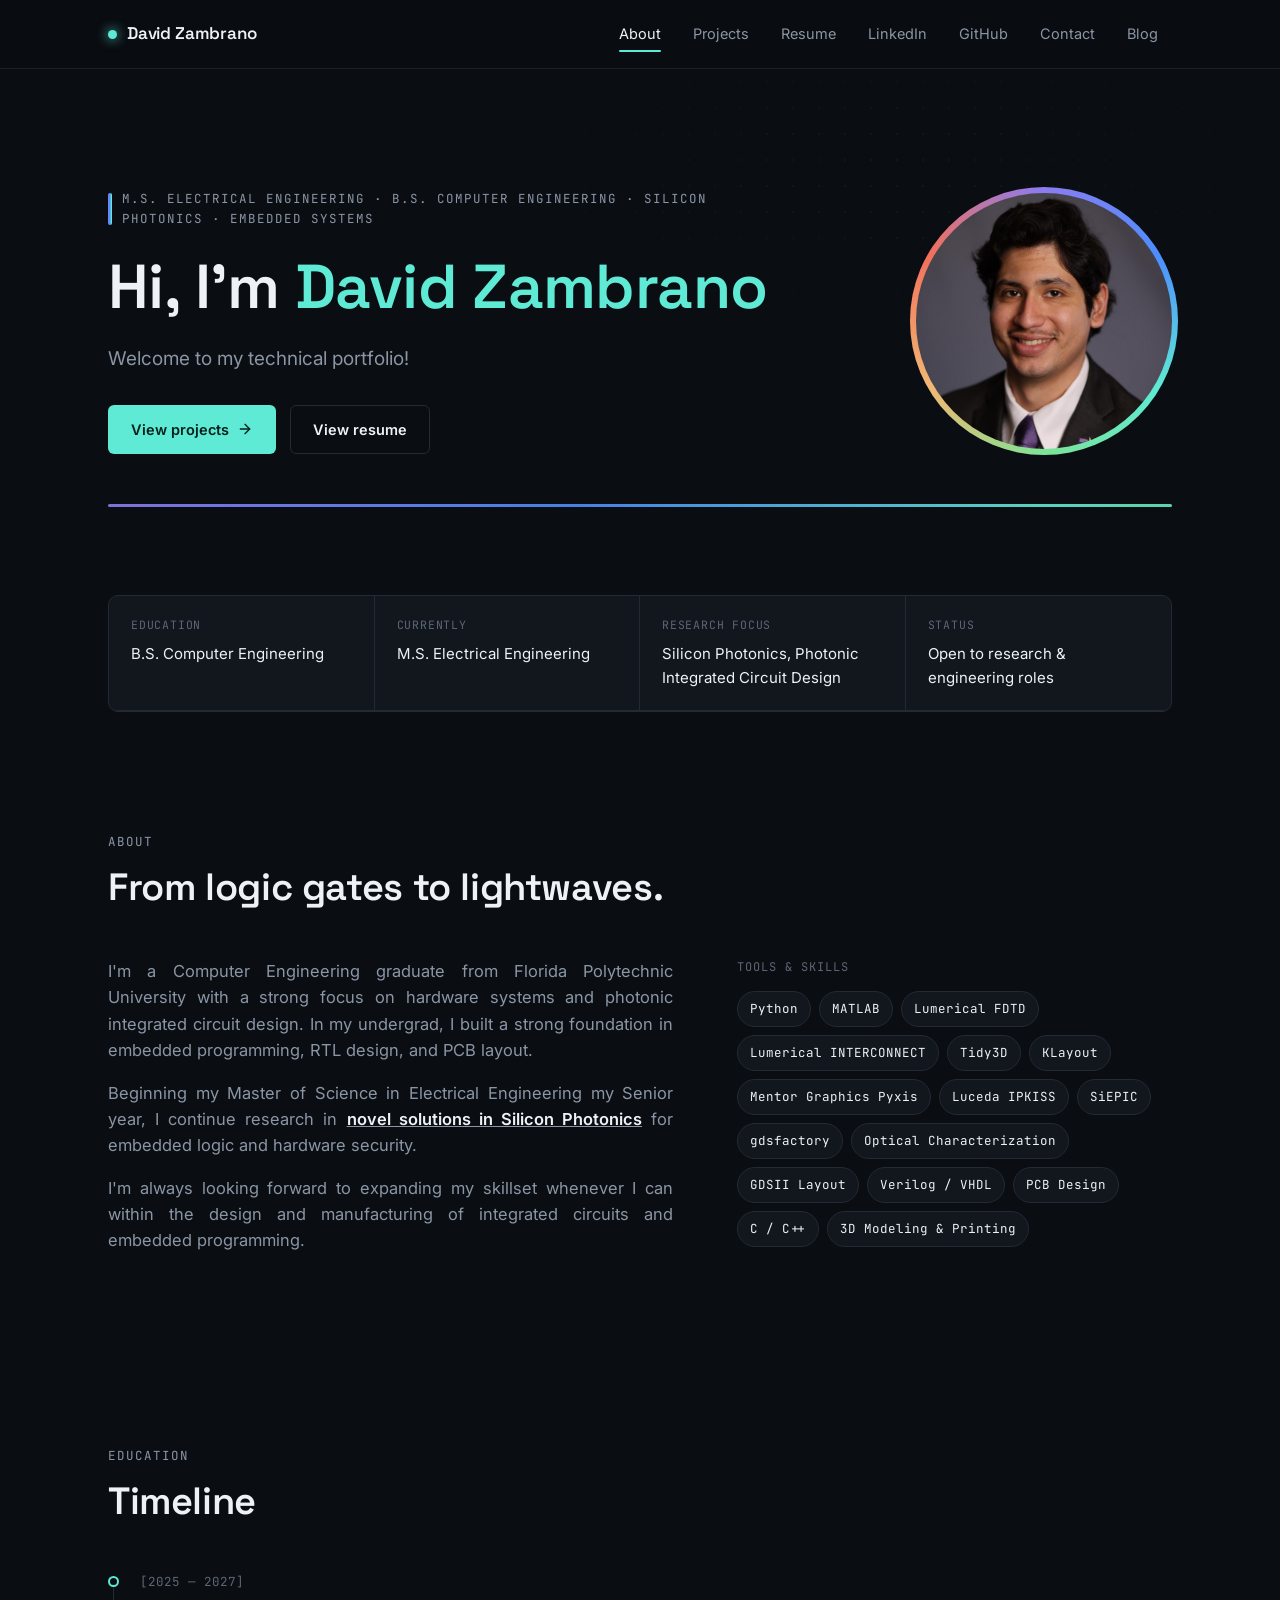
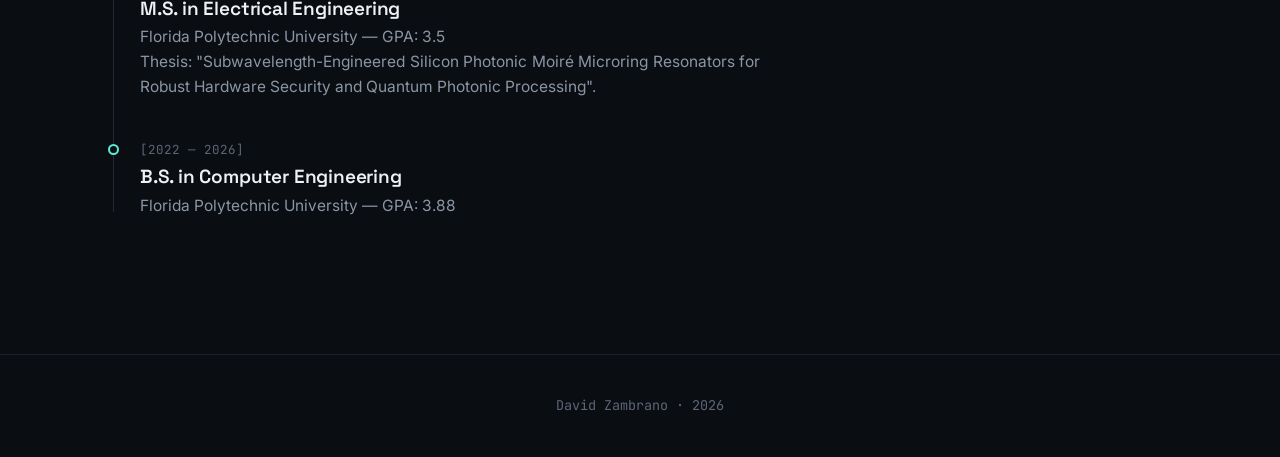
<file: about.html>
<!DOCTYPE html>
<html lang="en">

<head>
<link rel="stylesheet" href="style.css">
<meta charset="UTF-8">
<meta name="viewport" content="width=device-width, initial-scale=1.0">
<title>David Zambrano | Portfolio</title>
<meta name="description" content="Portfolio of David Zambrano, Computer Engineering graduate, Master's student in Electrical Engineering, thesis in silicon photonic design.">
<link rel="icon" href="data:image/svg+xml,%3Csvg xmlns='http://www.w3.org/2000/svg' viewBox='0 0 32 32'%3E%3Crect width='32' height='32' rx='8' fill='%230a0d12'/%3E%3Ccircle cx='16' cy='16' r='6' fill='%235eead4'/%3E%3C/svg%3E">
<link rel="preconnect" href="https://fonts.googleapis.com">
<link rel="preconnect" href="https://fonts.gstatic.com" crossorigin>
<link href="https://fonts.googleapis.com/css2?family=Space+Grotesk:wght@500;600;700&family=Inter:wght@400;500;600&family=JetBrains+Mono:wght@400;500&display=swap" rel="stylesheet">
</head>

<body>
<script src="script.js"></script>
<a class="skip-link" href="#main">Skip to content</a>

<header class="site-nav">
  <div class="container">
    <a href="about.html" class="brand"><span class="brand-dot"></span>David Zambrano</a>
    <nav class="nav-links" id="nav-links">
      <a href="about.html" aria-current="page">About</a>
      <a href="projects.html">Projects</a>
      <a href="resume.html">Resume</a>
      <a href="https://www.linkedin.com/in/davidizambrano/" target="_blank" rel="noopener noreferrer">LinkedIn</a>
      <a href="https://github.com/TheDogIsHungry" target="_blank" rel="noopener noreferrer">GitHub</a>
      <a href="https://dot.cards/davidzambrano" target="_blank" rel="noopener noreferrer">Contact</a>
      <a href="blog.html">Blog</a>
    </nav>
    <button class="nav-toggle" aria-label="Toggle menu" aria-expanded="false" aria-controls="nav-links">
      <svg viewBox="0 0 24 24" fill="none" stroke="currentColor" stroke-width="1.8" stroke-linecap="round"><line x1="3" y1="6" x2="21" y2="6"/><line x1="3" y1="12" x2="21" y2="12"/><line x1="3" y1="18" x2="21" y2="18"/></svg>
    </button>
  </div>
</header>

<main id="main">

  <section class="hero">
    <div class="container hero-inner">
      <div class="hero-copy">
        <span class="eyebrow"><span class="mark" style="width:5px;height:32px;"></span>  M.S. Electrical Engineering · B.S. Computer Engineering  · Silicon Photonics · Embedded Systems</span>
        <h1>Hi, I'm <span style="color:var(--signal)">David Zambrano</span></h1>
        <p class="lede">Welcome to my technical portfolio!</p>
        <div class="hero-actions">
          <a href="projects" class="btn btn-primary">View projects
            <svg viewBox="0 0 24 24" fill="none" stroke="currentColor" stroke-width="2" stroke-linecap="round" stroke-linejoin="round"><line x1="5" y1="12" x2="19" y2="12"/><polyline points="12 5 19 12 12 19"/></svg>
          </a>
          <a href="resume" class="btn btn-ghost">View resume</a>
        </div>
      </div>
      <div class="hero-photo">
        <div class="photo-frame">
          <img class="photo-img" src="Images/Zambrano_David_Headshot_Zoomed.jpg" alt="David Zambrano"
               onerror="this.style.display='none'; this.nextElementSibling.style.display='flex';">
          <div class="photo-fallback">
            <svg viewBox="0 0 24 24" fill="none" stroke="currentColor" stroke-width="1.6" stroke-linecap="round" stroke-linejoin="round"><path d="M20 21v-2a4 4 0 0 0-4-4H8a4 4 0 0 0-4 4v2"/><circle cx="12" cy="7" r="4"/></svg>
          </div>
        </div>
      </div>
    </div>
    <div class="container" style="margin-top:50px;">
      <div class="divider-spectrum" role="presentation"></div>
    </div>
  </section>

  <section style="padding-top:0px; padding-bottom:24px;">
    <div class="container">
      <div class="datasheet reveal">
        <div class="cell"><div class="label">Education</div><div class="value">B.S. Computer Engineering</div></div>
        <div class="cell"><div class="label">Currently</div><div class="value">M.S. Electrical Engineering</div></div>
        <div class="cell"><div class="label">Research focus</div><div class="value">Silicon Photonics, Photonic Integrated Circuit Design</div></div>
        <div class="cell"><div class="label">Status</div><div class="value">Open to research &amp; engineering roles</div></div>
      </div>
    </div>
  </section>

  <section id="about">
    <div class="container">
      <div class="section-head">
        <span class="eyebrow">About</span>
        <h2>From logic gates to lightwaves.</h2>
      </div>
      <div class="about-grid">
        <div class="about-copy reveal">
          <p>I'm a Computer Engineering graduate from Florida Polytechnic University with a strong focus on hardware systems and photonic integrated circuit design. In my undergrad, I built a strong foundation in embedded programming, RTL design, and PCB layout.</p>
          <p>Beginning my Master of Science in Electrical Engineering my Senior year, I continue research in <a href="https://www.linkedin.com/company/bin-tarik-nanophotonics-group/posts/?feedView=all" target="_blank" rel="noopener noreferrer"><u><strong style="color:var(--ink)">novel solutions in Silicon Photonics</strong></u></a> for embedded logic and hardware security.</p>
          <p>I'm always looking forward to expanding my skillset whenever I can within the design and manufacturing of integrated circuits and embedded programming.</p>
        </div>
        <div class="reveal">
          <div class="skills-title">Tools &amp; skills</div>
          <div class="chip-row">
            <span class="chip">Python</span>
            <span class="chip">MATLAB</span>
            <span class="chip">Lumerical FDTD</span>
            <span class="chip">Lumerical INTERCONNECT</span>
            <span class="chip">Tidy3D</span>
            <span class="chip">KLayout</span>
            <span class="chip">Mentor Graphics Pyxis</span>
            <span class="chip">Luceda IPKISS</span>
            <span class="chip">SiEPIC</span>
            <span class="chip">gdsfactory</span>
            <span class="chip">Optical Characterization</span>
            <span class="chip">GDSII Layout</span>
            <span class="chip">Verilog / VHDL</span>
            <span class="chip">PCB Design</span>
            <span class="chip">C / C++</span>
            <span class="chip">3D Modeling &amp; Printing</span>
          </div>
        </div>
      </div>
    </div>
  </section>

  <section>
    <div class="container">
      <div class="section-head">
        <span class="eyebrow">Education</span>
        <h2>Timeline</h2>
      </div>
      <div class="timeline">
        <div class="timeline-item reveal">
          <div class="when">[2025 — 2027]</div>
          <h3>M.S. in Electrical Engineering</h3>
          <p> Florida Polytechnic University — GPA: 3.5 </p>
          <p> Thesis: "Subwavelength-Engineered Silicon Photonic Moiré Microring Resonators for Robust Hardware Security and Quantum Photonic Processing".</p>
        </div>
        <div class="timeline-item reveal">
          <div class="when">[2022 — 2026]</div>
          <h3>B.S. in Computer Engineering</h3>
          <p>Florida Polytechnic University — GPA: 3.88</p>
        </div>
        
      </div>
    </div>
  </section>

</main>

<footer class="site-footer">
  <div style="display: flex; justify-content: center;">
    <p class="footer-copy">David Zambrano · <span data-year></span> </p>
  </div>
</footer>
  
</body>
</html>
</file>
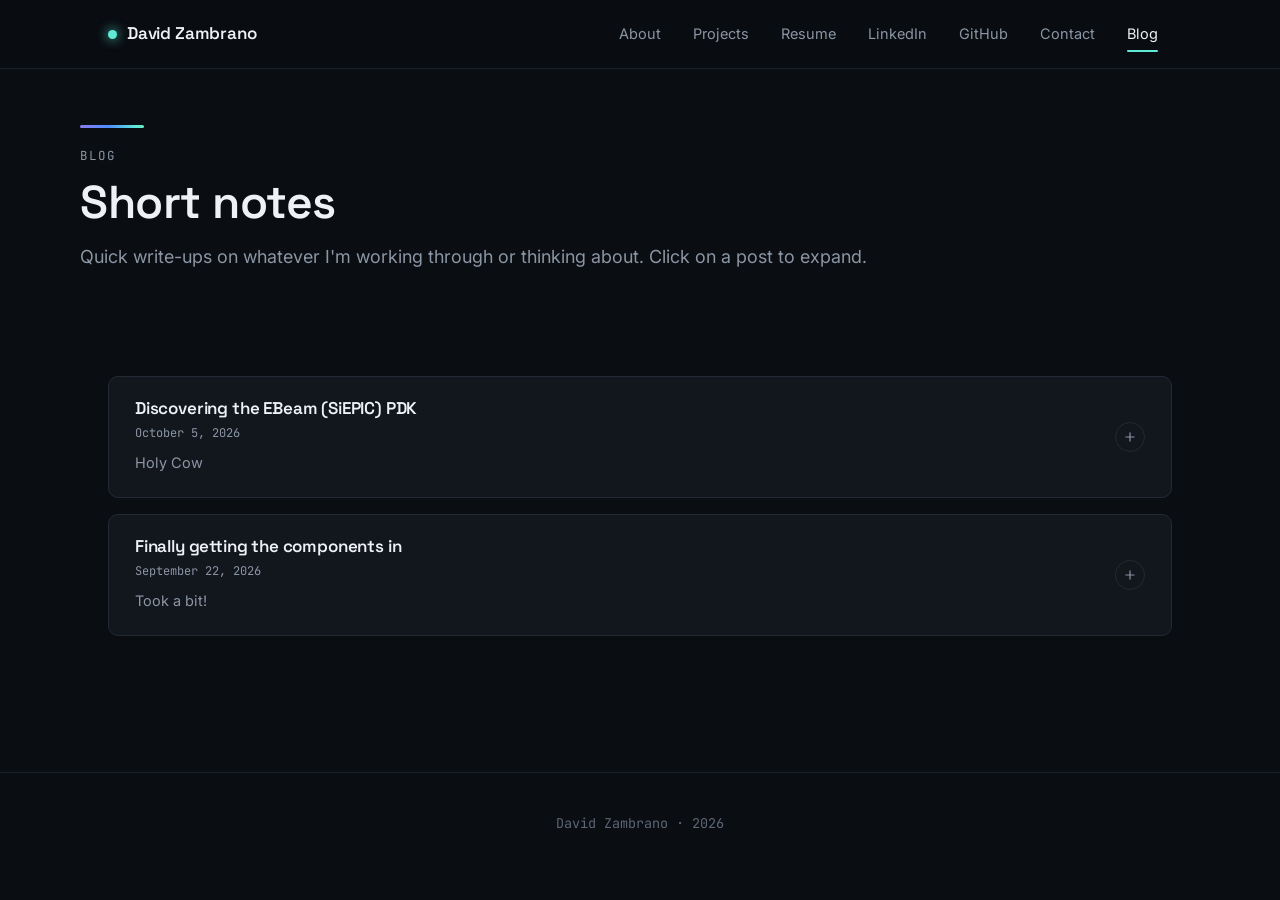
<file: blog.html>
<!DOCTYPE html>
<html lang="en">

<head>

<link rel="stylesheet" href="style.css">
<meta charset="UTF-8">
<meta name="viewport" content="width=device-width, initial-scale=1.0">
<title>Blog | David Zambrano</title>
<meta name="description" content="Short posts on photonics, hardware, and whatever else comes up.">
<link rel="icon" href="data:image/svg+xml,%3Csvg xmlns='http://www.w3.org/2000/svg' viewBox='0 0 32 32'%3E%3Crect width='32' height='32' rx='8' fill='%230a0d12'/%3E%3Ccircle cx='16' cy='16' r='6' fill='%235eead4'/%3E%3C/svg%3E">
<link rel="preconnect" href="https://fonts.googleapis.com">
<link rel="preconnect" href="https://fonts.gstatic.com" crossorigin>
<link href="https://fonts.googleapis.com/css2?family=Space+Grotesk:wght@500;600;700&family=Inter:wght@400;500;600&family=JetBrains+Mono:wght@400;500&display=swap" rel="stylesheet">
</head>

<body>
<script src="script.js"></script>
<a class="skip-link" href="#main">Skip to content</a>

<header class="site-nav">
  <div class="container">
    <a href="index.html" class="brand"><span class="brand-dot"></span>David Zambrano</a>
    <nav class="nav-links" id="nav-links">
      <a href="about.html">About</a>
      <a href="projects.html">Projects</a>
      <a href="resume.html">Resume</a>
      <a href="https://www.linkedin.com/in/davidizambrano/" target="_blank" rel="noopener noreferrer">LinkedIn</a>
      <a href="https://github.com/TheDogIsHungry" target="_blank" rel="noopener noreferrer">GitHub</a>
      <a href="https://dot.cards/davidzambrano" target="_blank" rel="noopener noreferrer">Contact</a>
      <a href="blog.html" aria-current="page">Blog</a>
    </nav>
    <button class="nav-toggle" aria-label="Toggle menu" aria-expanded="false" aria-controls="nav-links">
      <svg viewBox="0 0 24 24" fill="none" stroke="currentColor" stroke-width="1.8" stroke-linecap="round"><line x1="3" y1="6" x2="21" y2="6"/><line x1="3" y1="12" x2="21" y2="12"/><line x1="3" y1="18" x2="21" y2="18"/></svg>
    </button>
  </div>
</header>

<main id="main">
  <div class="container page-head">
    <div class="mark"></div>
    <span class="eyebrow" style="margin-bottom:10px; display:block;">Blog</span>
    <h1>Short notes</h1>
    <p class="lede">Quick write-ups on whatever I'm working through or thinking about. Click on a post to expand.</p>
  </div>

  <section>
    <div class="container">
      <div class="blog-list">

       <details class="blog-post reveal">
          <summary>
            <div class="blog-post-head">
              <h3>Discovering the EBeam (SiEPIC) PDK</h3>
              <span class="blog-post-date">October 5, 2026</span>
              <p class="blog-post-excerpt">Holy Cow</p>
            </div>
            <span class="blog-post-icon">
              <svg viewBox="0 0 24 24" fill="none" stroke="currentColor" stroke-width="2" stroke-linecap="round" stroke-linejoin="round"><line x1="12" y1="5" x2="12" y2="19"/><line x1="5" y1="12" x2="19" y2="12"/></svg>
            </span>
          </summary>
          <div class="blog-post-body">
            <div class="media-slot">
              <img src="Images/BlogPhotos/SiEPIC.png" alt="[Describe the photo]" loading="lazy"
                   onerror="this.style.display='none'; this.nextElementSibling.style.display='flex';">
              <div class="media-fallback">
                <svg viewBox="0 0 24 24" fill="none" stroke="currentColor" stroke-width="1.6" stroke-linecap="round" stroke-linejoin="round"><rect x="3" y="3" width="18" height="18" rx="2"/><circle cx="8.5" cy="8.5" r="1.5"/><polyline points="21 15 16 10 5 21"/></svg>
                <span>Add photo</span>
              </div>
            </div>
            <p style="padding: 15px 0;">
              As part of the Phot1x UBCx course, I have installed the SiEPIC PDK into KLayout. Man. For the past 2 tapeouts, I did everything in KLayout mostly manually when it comes to 
              alignment and such. I would export the GDSII files from Tidy3D, then import them to the layout. Since we have fabricated with Applied Nanotools, I have been using their PDK 
              specifically for their grating coupler so we could get some experimental data. This SiEPIC PDK however takes it to another level. So many custom scripts for pin snapping, 
              waveguide to path, many PCells, a one-button layout verification tool, the list goes on. Now, this is perfect within the confines of the course as you are expected to use their components to make some 
              Mach-Zehnder Interferometers (MZIs). It gets dicey when you try to import custom geometry not defined in the CML, as you need to get around the verification step through adding a 
              DevRec box and making a cell out of your geometry. Trying to put in a custom ring close to a path defined waveguide results in an overlap error (the DevRec boxes overlapping),
              which as far as I tried, for many hours, can't be cicrumvented. So, unless my coupling gap was about 400nm, then I couldn't have my custom geometry measured. I realized, then,
              that this PDK (as is) was most certainly made for instruction, which I think it does very effectively. Knowing what is possible in KLayout now, I aim to create some 
              custom scripts of my own.
            </p>
            <div class="blog-post-tags">
              <span class="tag">Photonics</span>
              <span class="tag">GDSII Layout</span>
            </div>
          </div>
        </details>

        <details class="blog-post reveal">
          <summary>
            <div class="blog-post-head">
              <h3>Finally getting the components in</h3>
              <span class="blog-post-date">September 22, 2026</span>
              <p class="blog-post-excerpt">Took a bit!</p>
            </div>
            <span class="blog-post-icon">
              <svg viewBox="0 0 24 24" fill="none" stroke="currentColor" stroke-width="2" stroke-linecap="round" stroke-linejoin="round"><line x1="12" y1="5" x2="12" y2="19"/><line x1="5" y1="12" x2="19" y2="12"/></svg>
            </span>
          </summary>
          <div class="blog-post-body">
            <div class="media-slot">
              <img src="Images/BlogPhotos/WarthogAssembly.JPG" alt="[Describe the photo]" loading="lazy"
                   onerror="this.style.display='none'; this.nextElementSibling.style.display='flex';">
              <div class="media-fallback">
                <svg viewBox="0 0 24 24" fill="none" stroke="currentColor" stroke-width="1.6" stroke-linecap="round" stroke-linejoin="round"><rect x="3" y="3" width="18" height="18" rx="2"/><circle cx="8.5" cy="8.5" r="1.5"/><polyline points="21 15 16 10 5 21"/></svg>
                <span>Add photo</span>
              </div>
            </div>
            <p style="padding: 15px 0;">
              We finally received the components to assemble our Warthog PCBs. We have made one so far and will begin testing once we verify all the pads look good. I bought 
              a loupe set on amazon to check for any bridges, tombstoning, etc. If this design works as intended, we will order more, though some slight modifications to the design are needed,
              namely a shifting some traces. In addition, after talking with a Honeywell recruiter this past career fair and showing him the design, I realized I did not include any 
              inrush protection for the on-board buck converter. So some modifications are needed there too. As far as I've researched, the simplest strategy would be just to 
              put a PMOS inbetween the Vin pin on the regulator with a resistor and capacitor (for an RC time constant delay) across the gate and source or drain and source to slow the slew rate
              and mitigate massive inrush currents. Unfortunately that will mean a pretty sizable redesign and more components to wait on, but such is the process.
            </p>
            <div class="blog-post-tags">
              <span class="tag">Warthog</span>
              <span class="tag">PCB Assembly</span>
            </div>
          </div>
        </details>

       

      </div>
    </div>
  </section>
</main>

<footer class="site-footer">
  <div style="display: flex; justify-content: center;">
    <p class="footer-copy">David Zambrano · <span data-year></span> </p>
  </div>
</footer>

</body>
</html>
</file>
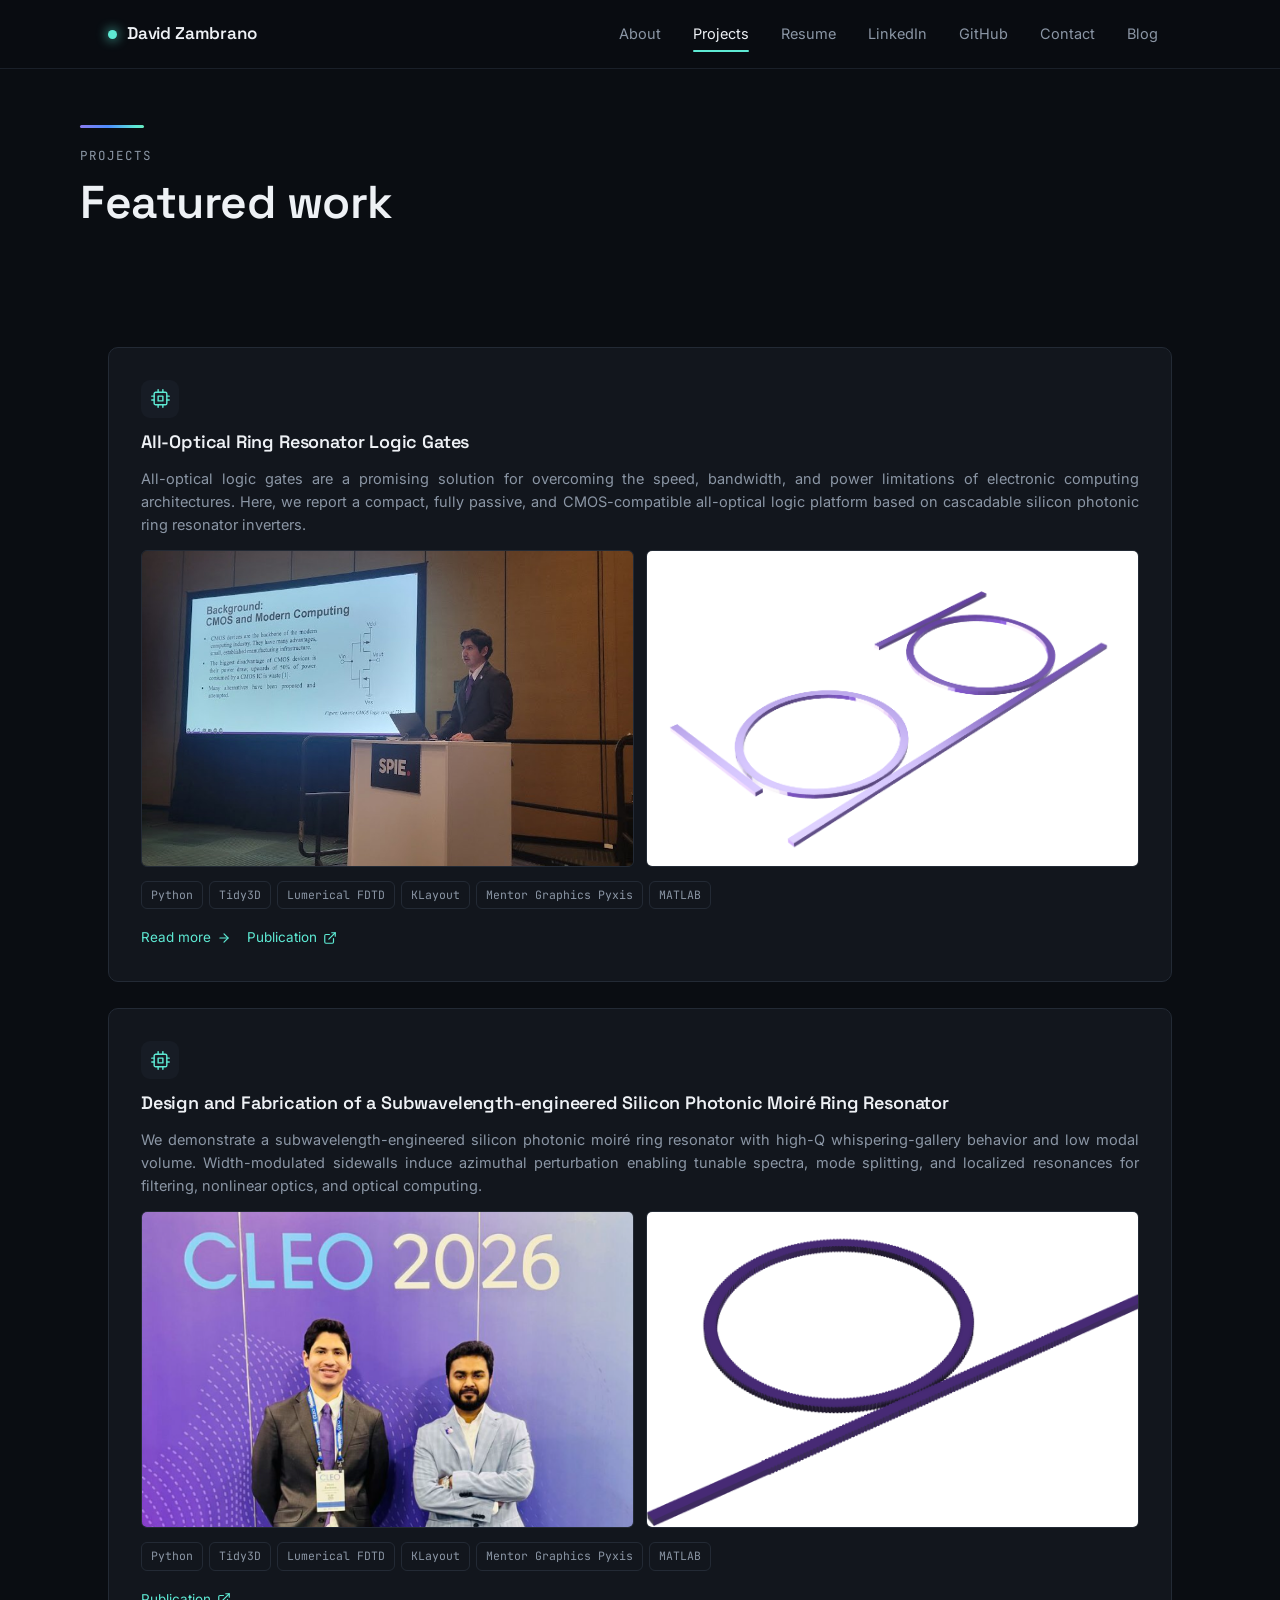
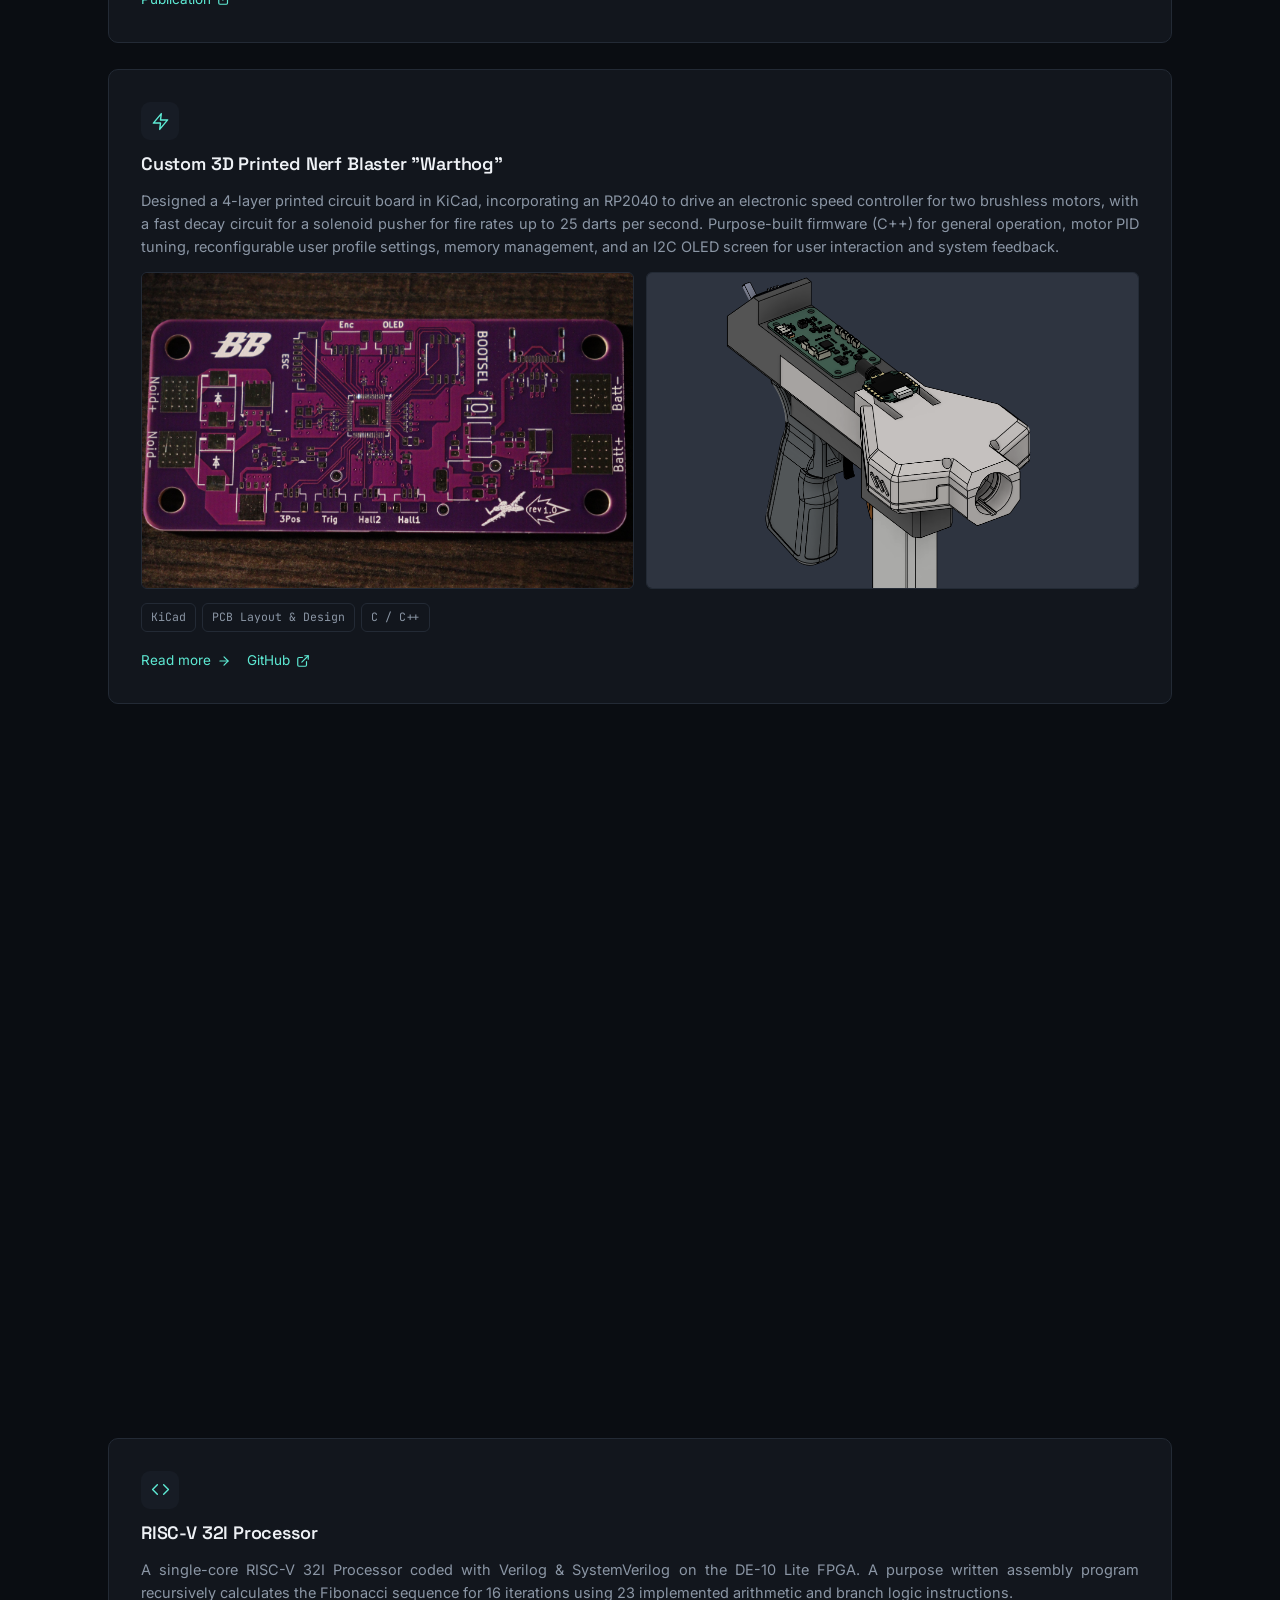
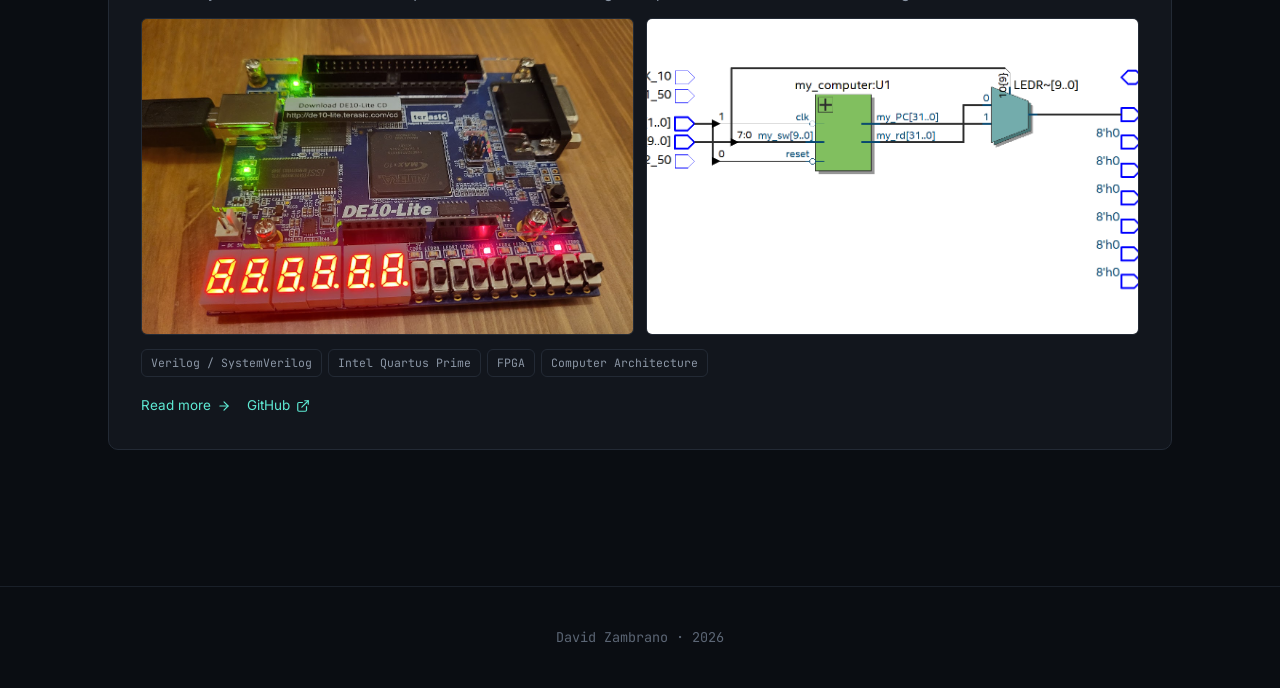
<file: projects.html>
<!DOCTYPE html>
<html lang="en">

<head>
<link rel="stylesheet" href="style.css">
<meta charset="UTF-8">
<meta name="viewport" content="width=device-width, initial-scale=1.0">
<title>Projects | David Zambrano</title>
<meta name="description" content="Featured Projects">
<link rel="icon" href="data:image/svg+xml,%3Csvg xmlns='http://www.w3.org/2000/svg' viewBox='0 0 32 32'%3E%3Crect width='32' height='32' rx='8' fill='%230a0d12'/%3E%3Ccircle cx='16' cy='16' r='6' fill='%235eead4'/%3E%3C/svg%3E">
<link rel="preconnect" href="https://fonts.googleapis.com">
<link rel="preconnect" href="https://fonts.gstatic.com" crossorigin>
<link href="https://fonts.googleapis.com/css2?family=Space+Grotesk:wght@500;600;700&family=Inter:wght@400;500;600&family=JetBrains+Mono:wght@400;500&display=swap" rel="stylesheet">
</head>

<body>
<script src="script.js"></script>
<a class="skip-link" href="#main">Skip to content</a>

<header class="site-nav">
  <div class="container">
    <a href="about.html" class="brand"><span class="brand-dot"></span>David Zambrano</a>
    <nav class="nav-links" id="nav-links">
      <a href="about.html">About</a>
      <a href="projects.html">Projects</a>
      <a href="resume.html">Resume</a>
      <a href="https://www.linkedin.com/in/davidizambrano/" target="_blank" rel="noopener noreferrer">LinkedIn</a>
      <a href="https://github.com/TheDogIsHungry" target="_blank" rel="noopener noreferrer">GitHub</a>
      <a href="https://dot.cards/davidzambrano" target="_blank" rel="noopener noreferrer">Contact</a>
      <a href="blog.html">Blog</a>
    </nav>
    <button class="nav-toggle" aria-label="Toggle menu" aria-expanded="false" aria-controls="nav-links">
      <svg viewBox="0 0 24 24" fill="none" stroke="currentColor" stroke-width="1.8" stroke-linecap="round"><line x1="3" y1="6" x2="21" y2="6"/><line x1="3" y1="12" x2="21" y2="12"/><line x1="3" y1="18" x2="21" y2="18"/></svg>
    </button>
  </div>
</header>

<main id="main">
  <div class="container page-head">
    <div class="mark"></div>
    <span class="eyebrow" style="margin-bottom:10px; display:block;">Projects</span>
    <h1>Featured work</h1>
    
  </div>

  <section>
    <div class="container">
      <div class="grid grid-full">

        <div class="card reveal">
          <div class="card-icon">
           <svg viewBox="0 0 24 24" fill="none" stroke="currentColor" stroke-width="1.8" stroke-linecap="round" stroke-linejoin="round"><rect x="4" y="4" width="16" height="16" rx="2"/><rect x="9" y="9" width="6" height="6"/><line x1="9" y1="1" x2="9" y2="4"/><line x1="15" y1="1" x2="15" y2="4"/><line x1="9" y1="20" x2="9" y2="23"/><line x1="15" y1="20" x2="15" y2="23"/><line x1="20" y1="9" x2="23" y2="9"/><line x1="20" y1="14" x2="23" y2="14"/><line x1="1" y1="9" x2="4" y2="9"/><line x1="1" y1="14" x2="4" y2="14"/></svg>
          </div>
          <h3>All-Optical Ring Resonator Logic Gates</h3>
          <p>All-optical logic gates are a promising solution for overcoming the speed, bandwidth, and power limitations of electronic computing architectures. Here, we report a compact, fully passive, and CMOS-compatible all-optical logic platform based on cascadable silicon photonic ring resonator inverters.</p>
          <div class="card-media">
            <div class="media-slot">
              <img src="Images/OpticalLogicGates/SPIEGatePresentation.jpg" alt="All-optical ring resonator logic gates — figure 1" loading="lazy"
                   onerror="this.style.display='none'; this.nextElementSibling.style.display='flex';">
              <div class="media-fallback">
                <svg viewBox="0 0 24 24" fill="none" stroke="currentColor" stroke-width="1.6" stroke-linecap="round" stroke-linejoin="round"><rect x="3" y="3" width="18" height="18" rx="2"/><circle cx="8.5" cy="8.5" r="1.5"/><polyline points="21 15 16 10 5 21"/></svg>
                <span>Add photo</span>
              </div>
            </div>
            <div class="media-slot">
              <img src="Images/OpticalLogicGates/notgate.png" alt="All-optical ring resonator logic gates — figure 2" loading="lazy"
                   onerror="this.style.display='none'; this.nextElementSibling.style.display='flex';">
              <div class="media-fallback">
                <svg viewBox="0 0 24 24" fill="none" stroke="currentColor" stroke-width="1.6" stroke-linecap="round" stroke-linejoin="round"><rect x="3" y="3" width="18" height="18" rx="2"/><circle cx="8.5" cy="8.5" r="1.5"/><polyline points="21 15 16 10 5 21"/></svg>
                <span>Add photo</span>
              </div>
            </div>
          </div>
          <div class="card-tags">
            <span class="tag">Python</span>
            <span class="tag">Tidy3D</span>
            <span class="tag">Lumerical FDTD</span>
            <span class="tag">KLayout</span>
            <span class="tag">Mentor Graphics Pyxis</span>
            <span class="tag">MATLAB</span>

          </div>
          <div class="card-links">
            <a href="projects/all-optical-logicgates">Read more
              <svg viewBox="0 0 24 24" fill="none" stroke="currentColor" stroke-width="2" stroke-linecap="round" stroke-linejoin="round"><line x1="5" y1="12" x2="19" y2="12"/><polyline points="12 5 19 12 12 19"/></svg>
            </a>
            <a href="https://www.spiedigitallibrary.org/conference-proceedings-of-spie/13900/139000E/Scalable-all-optical-logic-gates-using-cascadable-silicon-photonic-resonator/10.1117/12.3081538" target="_blank" rel="noopener">Publication
              <svg viewBox="0 0 24 24" fill="none" stroke="currentColor" stroke-width="2" stroke-linecap="round" stroke-linejoin="round"><path d="M18 13v6a2 2 0 0 1-2 2H5a2 2 0 0 1-2-2V8a2 2 0 0 1 2-2h6"/><polyline points="15 3 21 3 21 9"/><line x1="10" y1="14" x2="21" y2="3"/></svg>
            </a>
          </div>
        </div>

        <div class="card reveal">
          <div class="card-icon">
            <svg viewBox="0 0 24 24" fill="none" stroke="currentColor" stroke-width="1.8" stroke-linecap="round" stroke-linejoin="round"><rect x="4" y="4" width="16" height="16" rx="2"/><rect x="9" y="9" width="6" height="6"/><line x1="9" y1="1" x2="9" y2="4"/><line x1="15" y1="1" x2="15" y2="4"/><line x1="9" y1="20" x2="9" y2="23"/><line x1="15" y1="20" x2="15" y2="23"/><line x1="20" y1="9" x2="23" y2="9"/><line x1="20" y1="14" x2="23" y2="14"/><line x1="1" y1="9" x2="4" y2="9"/><line x1="1" y1="14" x2="4" y2="14"/></svg>
          </div>
          <h3>Design and Fabrication of a Subwavelength-engineered Silicon Photonic Moiré Ring Resonator</h3>
          <p>We demonstrate a subwavelength-engineered silicon photonic moiré ring resonator with high-Q whispering-gallery behavior and low modal volume. Width-modulated sidewalls induce azimuthal perturbation enabling tunable spectra, mode splitting, and localized resonances for filtering, nonlinear optics, and optical computing.</p>
          <div class="card-media">
            <div class="media-slot">
              <img src="Images/CLEO26.png" alt="Moiré silicon photonic ring resonator — figure 1" loading="lazy"
                   onerror="this.style.display='none'; this.nextElementSibling.style.display='flex';">
              <div class="media-fallback">
                <svg viewBox="0 0 24 24" fill="none" stroke="currentColor" stroke-width="1.6" stroke-linecap="round" stroke-linejoin="round"><rect x="3" y="3" width="18" height="18" rx="2"/><circle cx="8.5" cy="8.5" r="1.5"/><polyline points="21 15 16 10 5 21"/></svg>
                <span>Add photo</span>
              </div>
            </div>
            <div class="media-slot">
              <img src="Images/Moire.png" alt="Moiré silicon photonic ring resonator — figure 2" loading="lazy"
                   onerror="this.style.display='none'; this.nextElementSibling.style.display='flex';">
              <div class="media-fallback">
                <svg viewBox="0 0 24 24" fill="none" stroke="currentColor" stroke-width="1.6" stroke-linecap="round" stroke-linejoin="round"><rect x="3" y="3" width="18" height="18" rx="2"/><circle cx="8.5" cy="8.5" r="1.5"/><polyline points="21 15 16 10 5 21"/></svg>
                <span>Add photo</span>
              </div>
            </div>
          </div>
          <div class="card-tags">
            <span class="tag">Python</span>
            <span class="tag">Tidy3D</span>
            <span class="tag">Lumerical FDTD</span>
            <span class="tag">KLayout</span>
            <span class="tag">Mentor Graphics Pyxis</span>
            <span class="tag">MATLAB</span>
          </div>
          <div class="card-links">
            <a href="https://opg.optica.org/viewmedia.cfm?r=1&uri=CLEO_SI-2026-JW1.47&seq=0" target="_blank" rel="noopener">Publication
              <svg viewBox="0 0 24 24" fill="none" stroke="currentColor" stroke-width="2" stroke-linecap="round" stroke-linejoin="round"><path d="M18 13v6a2 2 0 0 1-2 2H5a2 2 0 0 1-2-2V8a2 2 0 0 1 2-2h6"/><polyline points="15 3 21 3 21 9"/><line x1="10" y1="14" x2="21" y2="3"/></svg>
            </a>
          </div>
        </div>

        <div class="card reveal">
          <div class="card-icon">
             <svg viewBox="0 0 24 24" fill="none" stroke="currentColor" stroke-width="1.8" stroke-linecap="round" stroke-linejoin="round"><polygon points="13 2 3 14 12 14 11 22 21 10 12 10 13 2"/></svg>
          </div>
          <h3>Custom 3D Printed Nerf Blaster "Warthog"</h3>
          <p> Designed a 4-layer printed circuit board in KiCad, incorporating an RP2040 to drive an electronic speed controller for two brushless motors, with a fast decay circuit for a solenoid pusher for fire rates up to 25 darts per second. Purpose-built firmware (C++) for general operation, motor PID tuning, reconfigurable user profile settings, memory management, and an I2C OLED screen for user interaction and system feedback.</p>
          <div class="card-media">
            <div class="media-slot">
              <img src="Images/Warthog/FabricatedPCB.JPG" alt="Warthog Nerf blaster — figure 1" loading="lazy"
                   onerror="this.style.display='none'; this.nextElementSibling.style.display='flex';">
              <div class="media-fallback">
                <svg viewBox="0 0 24 24" fill="none" stroke="currentColor" stroke-width="1.6" stroke-linecap="round" stroke-linejoin="round"><rect x="3" y="3" width="18" height="18" rx="2"/><circle cx="8.5" cy="8.5" r="1.5"/><polyline points="21 15 16 10 5 21"/></svg>
              </div>
            </div>
            <div class="media-slot">
              <img src="Images/Warthog/IsoNerf.png" alt="Warthog Nerf blaster — figure 2" loading="lazy"
                   onerror="this.style.display='none'; this.nextElementSibling.style.display='flex';">
              <div class="media-fallback">
                <svg viewBox="0 0 24 24" fill="none" stroke="currentColor" stroke-width="1.6" stroke-linecap="round" stroke-linejoin="round"><rect x="3" y="3" width="18" height="18" rx="2"/><circle cx="8.5" cy="8.5" r="1.5"/><polyline points="21 15 16 10 5 21"/></svg>
              </div>
            </div>
          </div>
          <div class="card-tags">
            <span class="tag">KiCad</span>
            <span class="tag">PCB Layout &amp; Design</span>
            <span class="tag">C / C++</span>
          </div>
          <div class="card-links">
            <a href="projects/warthog-blaster">Read more
              <svg viewBox="0 0 24 24" fill="none" stroke="currentColor" stroke-width="2" stroke-linecap="round" stroke-linejoin="round"><line x1="5" y1="12" x2="19" y2="12"/><polyline points="12 5 19 12 12 19"/></svg>
            </a>
            <a href="https://github.com/TheDogIsHungry/WarthogBlaster" target="_blank" rel="noopener">GitHub
              <svg viewBox="0 0 24 24" fill="none" stroke="currentColor" stroke-width="2" stroke-linecap="round" stroke-linejoin="round"><path d="M18 13v6a2 2 0 0 1-2 2H5a2 2 0 0 1-2-2V8a2 2 0 0 1 2-2h6"/><polyline points="15 3 21 3 21 9"/><line x1="10" y1="14" x2="21" y2="3"/></svg>
            </a>
          </div>
        </div>

       <div class="card reveal">
          <div class="card-icon">
            <svg viewBox="0 0 24 24" fill="none" stroke="currentColor" stroke-width="1.8" stroke-linecap="round" stroke-linejoin="round"><polyline points="16 18 22 12 16 6"/><polyline points="8 6 2 12 8 18"/></svg>
          </div>
          <h3>StackLite Alarm System</h3>
          <p>This was a summer internship project. The concept was a hardware extension of a software alarm for a dredging software. The idea was to provide an early warning system to dredge operators before the vehicles they operated (and the tools attached) neared a specified exclusion zone, the data of which came from RTK antennas. I successfully created the prototype for this safety device, where the system would receive the data via Ethernet and calculate the real-time distance between the tool and the exclusion zone, and warn accordingly. A video of this demonstration was posted on my LinkedIn. </p>
          <div class="card-media">
            <div class="media-slot">
              <img src="Images/StackLitePrototype.jpg" alt="RISC-V 32I processor — figure 1" loading="lazy"
                   onerror="this.style.display='none'; this.nextElementSibling.style.display='flex';">
              <div class="media-fallback">
                <svg viewBox="0 0 24 24" fill="none" stroke="currentColor" stroke-width="1.6" stroke-linecap="round" stroke-linejoin="round"><rect x="3" y="3" width="18" height="18" rx="2"/><circle cx="8.5" cy="8.5" r="1.5"/><polyline points="21 15 16 10 5 21"/></svg>
                <span>Add photo</span>
              </div>
            </div>
            <div class="media-slot">
              <img src="Images/StackLiteShowcase.jpg" alt="RISC-V 32I processor — figure 2" loading="lazy"
                   onerror="this.style.display='none'; this.nextElementSibling.style.display='flex';">
              <div class="media-fallback">
                <svg viewBox="0 0 24 24" fill="none" stroke="currentColor" stroke-width="1.6" stroke-linecap="round" stroke-linejoin="round"><rect x="3" y="3" width="18" height="18" rx="2"/><circle cx="8.5" cy="8.5" r="1.5"/><polyline points="21 15 16 10 5 21"/></svg>
                <span>Add photo</span>
              </div>
            </div>
          </div>
          <div class="card-tags">
            <span class="tag">C / C++</span>
            <span class="tag">C#</span>
            <span class="tag">.NET Framework</span>
            <span class="tag">Embedded Programming</span>
          </div>
          <div class="card-links">
            <a href="projects/stacklite">Read more
              <svg viewBox="0 0 24 24" fill="none" stroke="currentColor" stroke-width="2" stroke-linecap="round" stroke-linejoin="round"><line x1="5" y1="12" x2="19" y2="12"/><polyline points="12 5 19 12 12 19"/></svg>
            </a>
            <a href="https://dredgewire.com/exploring-the-forces-shaping-todays-dredging-industry/" target="_blank" rel="noopener">News Report
              <svg viewBox="0 0 24 24" fill="none" stroke="currentColor" stroke-width="2" stroke-linecap="round" stroke-linejoin="round"><path d="M18 13v6a2 2 0 0 1-2 2H5a2 2 0 0 1-2-2V8a2 2 0 0 1 2-2h6"/><polyline points="15 3 21 3 21 9"/><line x1="10" y1="14" x2="21" y2="3"/></svg>
            </a>
          </div>
        </div>


        <div class="card reveal">
          <div class="card-icon">
            <svg viewBox="0 0 24 24" fill="none" stroke="currentColor" stroke-width="1.8" stroke-linecap="round" stroke-linejoin="round"><polyline points="16 18 22 12 16 6"/><polyline points="8 6 2 12 8 18"/></svg>
          </div>
          <h3>RISC-V 32I Processor </h3>
          <p>A single-core RISC-V 32I Processor coded with Verilog &amp; SystemVerilog on the DE-10 Lite FPGA. A purpose written assembly program recursively calculates the Fibonacci sequence for 16 iterations using 23 implemented arithmetic and branch logic instructions. </p>
          <div class="card-media">
            <div class="media-slot">
              <img src="Images/DE10Lite.jpg" alt="RISC-V 32I processor — figure 1" loading="lazy"
                   onerror="this.style.display='none'; this.nextElementSibling.style.display='flex';">
              <div class="media-fallback">
                <svg viewBox="0 0 24 24" fill="none" stroke="currentColor" stroke-width="1.6" stroke-linecap="round" stroke-linejoin="round"><rect x="3" y="3" width="18" height="18" rx="2"/><circle cx="8.5" cy="8.5" r="1.5"/><polyline points="21 15 16 10 5 21"/></svg>
                <span>Add photo</span>
              </div>
            </div>
            <div class="media-slot">
              <img src="Images/RISC-V/RiscV.png" alt="RISC-V 32I processor — figure 2" loading="lazy"
                   onerror="this.style.display='none'; this.nextElementSibling.style.display='flex';">
              <div class="media-fallback">
                <svg viewBox="0 0 24 24" fill="none" stroke="currentColor" stroke-width="1.6" stroke-linecap="round" stroke-linejoin="round"><rect x="3" y="3" width="18" height="18" rx="2"/><circle cx="8.5" cy="8.5" r="1.5"/><polyline points="21 15 16 10 5 21"/></svg>
                <span>Add photo</span>
              </div>
            </div>
          </div>
          <div class="card-tags">
            <span class="tag">Verilog / SystemVerilog</span>
            <span class="tag">Intel Quartus Prime</span>
            <span class="tag">FPGA</span>
            <span class="tag">Computer Architecture</span>
          </div>
          <div class="card-links">
             <a href="projects/risc-v-32I">Read more
              <svg viewBox="0 0 24 24" fill="none" stroke="currentColor" stroke-width="2" stroke-linecap="round" stroke-linejoin="round"><line x1="5" y1="12" x2="19" y2="12"/><polyline points="12 5 19 12 12 19"/></svg>
            </a>
            <a href="https://github.com/DriftLoki/RV32I-Processor" target="_blank" rel="noopener">GitHub
              <svg viewBox="0 0 24 24" fill="none" stroke="currentColor" stroke-width="2" stroke-linecap="round" stroke-linejoin="round"><path d="M18 13v6a2 2 0 0 1-2 2H5a2 2 0 0 1-2-2V8a2 2 0 0 1 2-2h6"/><polyline points="15 3 21 3 21 9"/><line x1="10" y1="14" x2="21" y2="3"/></svg>
            </a>
          </div>
        </div>

       

      </div>
    </div>
  </section>
</main>

<footer class="site-footer">
  <div style="display: flex; justify-content: center;">
    <p class="footer-copy">David Zambrano · <span data-year></span> </p>
  </div>
</footer>

</body>
</html>
</file>
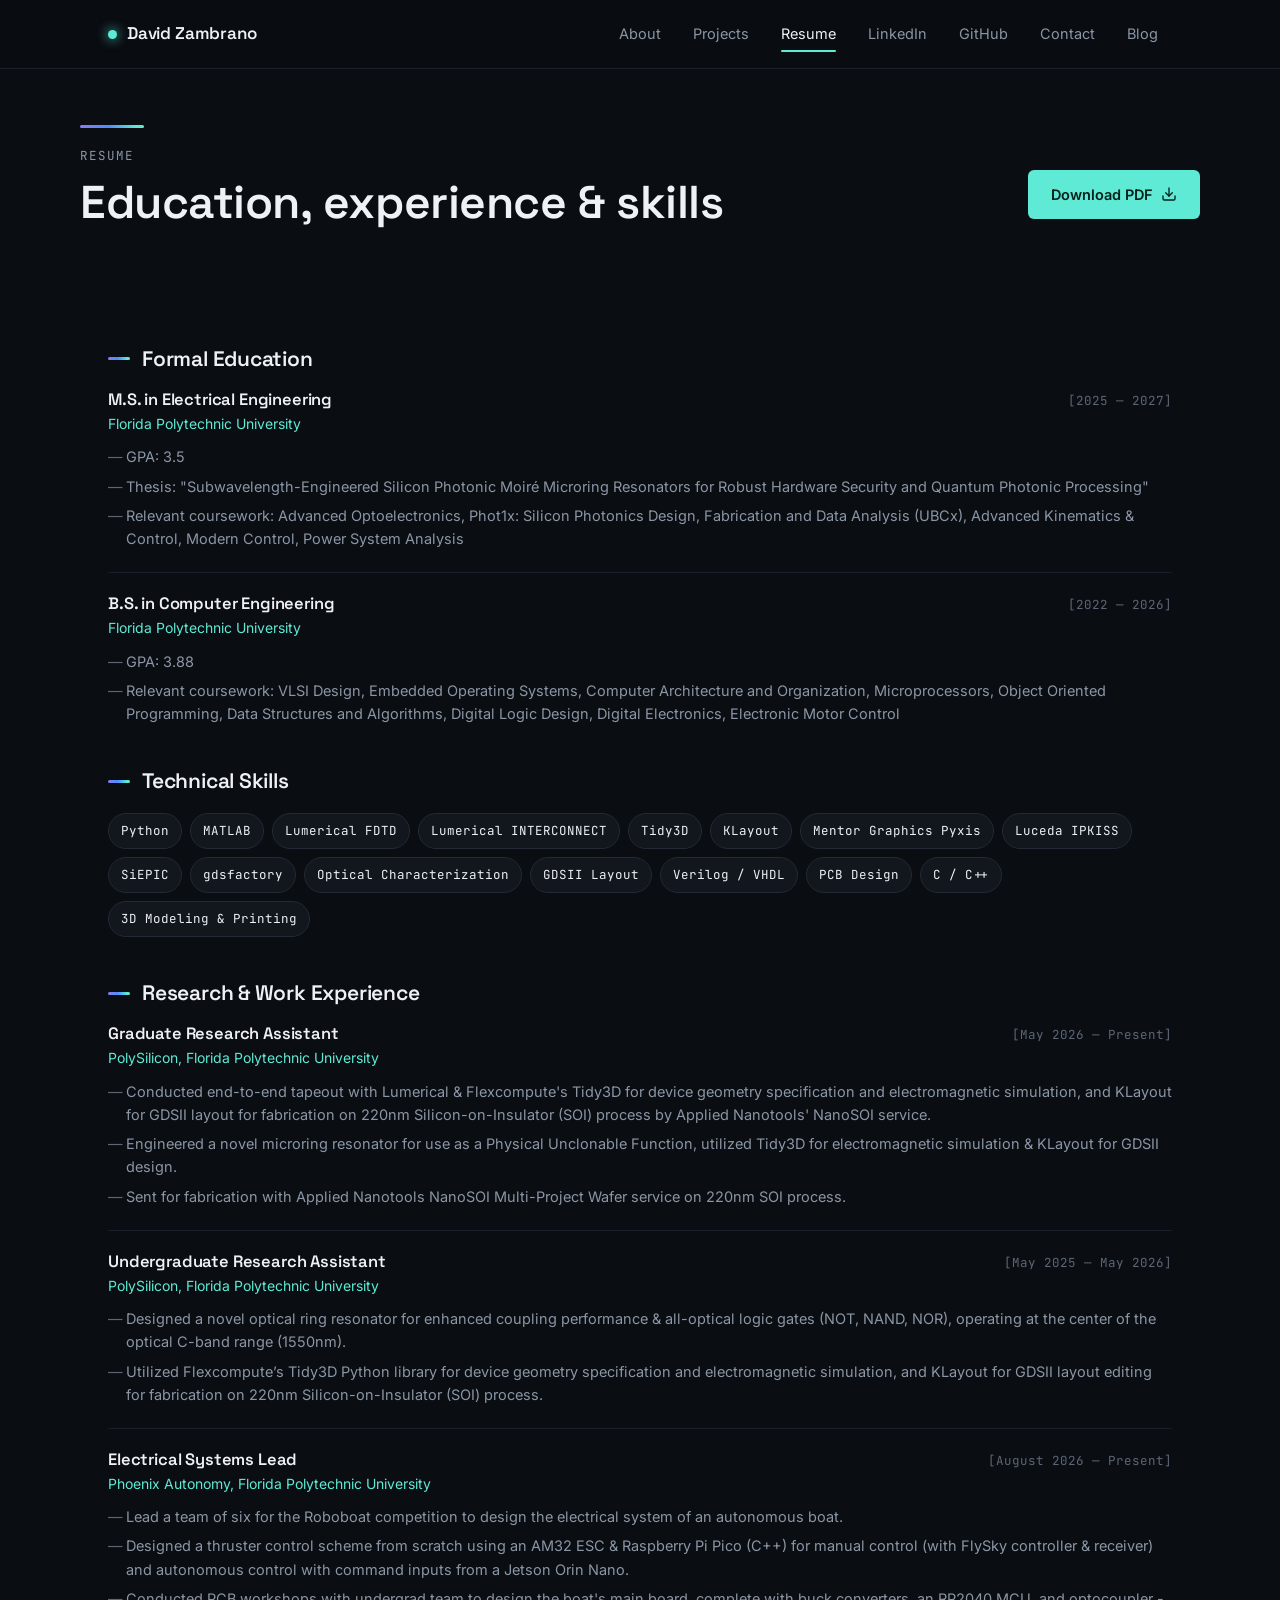
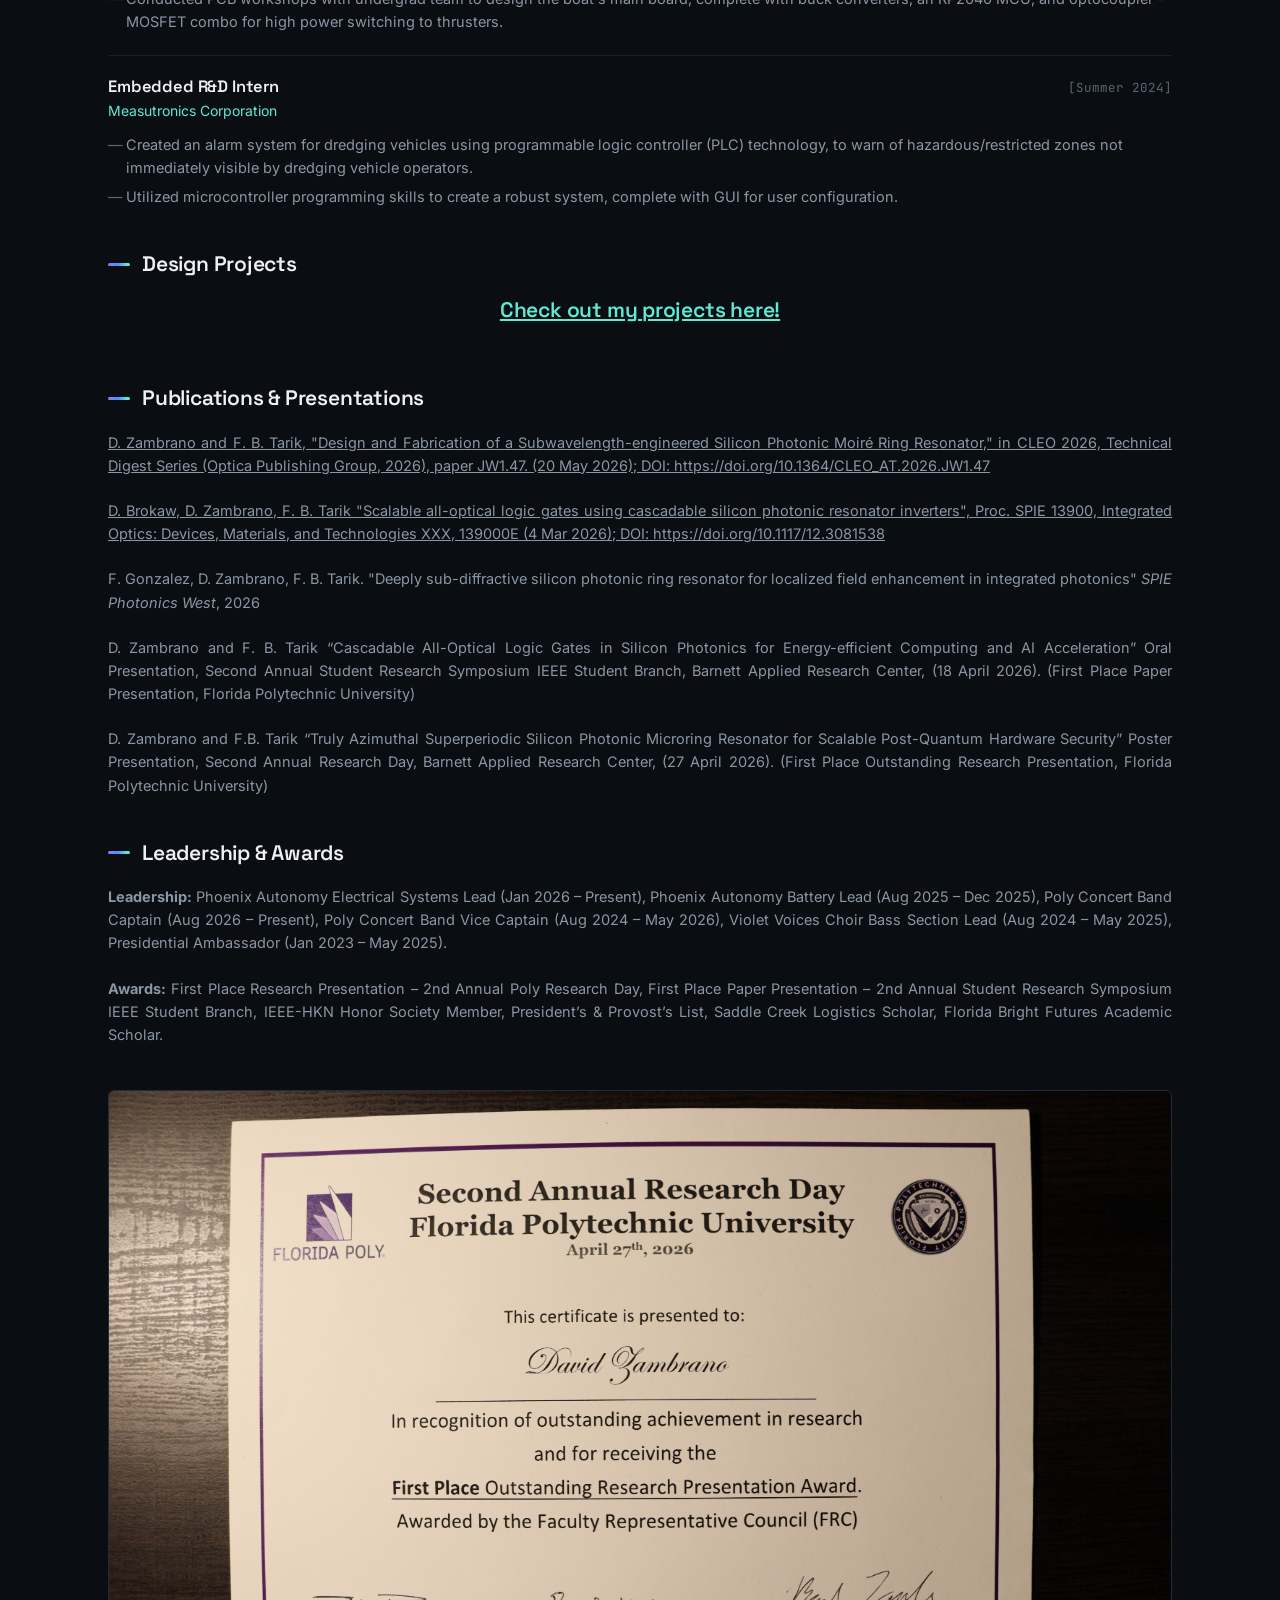
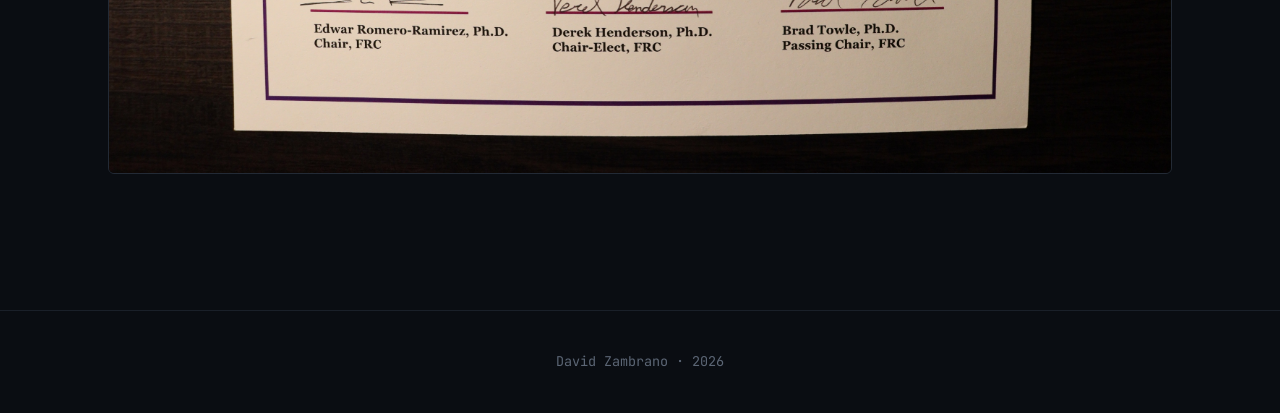
<file: resume.html>
<!DOCTYPE html>
<html lang="en">

<head>
<link rel="stylesheet" href="style.css">
<meta charset="UTF-8">
<meta name="viewport" content="width=device-width, initial-scale=1.0">
<title>Resume | David Zambrano</title>
<meta name="description" content="Resume Page and Download.">
<link rel="icon" href="data:image/svg+xml,%3Csvg xmlns='http://www.w3.org/2000/svg' viewBox='0 0 32 32'%3E%3Crect width='32' height='32' rx='8' fill='%230a0d12'/%3E%3Ccircle cx='16' cy='16' r='6' fill='%235eead4'/%3E%3C/svg%3E">
<link rel="preconnect" href="https://fonts.googleapis.com">
<link rel="preconnect" href="https://fonts.gstatic.com" crossorigin>
<link href="https://fonts.googleapis.com/css2?family=Space+Grotesk:wght@500;600;700&family=Inter:wght@400;500;600&family=JetBrains+Mono:wght@400;500&display=swap" rel="stylesheet">
</head>

<body>
<script src="script.js"></script>
<a class="skip-link" href="#main">Skip to content</a>

<header class="site-nav">
  <div class="container">
    <a href="about.html" class="brand"><span class="brand-dot"></span>David Zambrano</a>
    <nav class="nav-links" id="nav-links">
      <a href="about.html">About</a>
      <a href="projects.html">Projects</a>
      <a href="resume.html">Resume</a>
      <a href="https://www.linkedin.com/in/davidizambrano/" target="_blank" rel="noopener noreferrer">LinkedIn</a>
      <a href="https://github.com/TheDogIsHungry" target="_blank" rel="noopener noreferrer">GitHub</a>
      <a href="https://dot.cards/davidzambrano" target="_blank" rel="noopener noreferrer">Contact</a>
      <a href="blog.html">Blog</a>
    </nav>
    <button class="nav-toggle" aria-label="Toggle menu" aria-expanded="false" aria-controls="nav-links">
      <svg viewBox="0 0 24 24" fill="none" stroke="currentColor" stroke-width="1.8" stroke-linecap="round"><line x1="3" y1="6" x2="21" y2="6"/><line x1="3" y1="12" x2="21" y2="12"/><line x1="3" y1="18" x2="21" y2="18"/></svg>
    </button>
  </div>
</header>

<main id="main">
  <div class="container page-head">
    <div class="mark"></div>
    <div class="resume-head">
      <div>
        <span class="eyebrow" style="margin-bottom:10px; display:block;">Resume</span>
        <h1>Education, experience &amp; skills</h1>
      </div>
      <a href="Zambrano_David_OctResume.pdf" class="btn btn-primary" download>
        Download PDF
        <svg viewBox="0 0 24 24" fill="none" stroke="currentColor" stroke-width="2" stroke-linecap="round" stroke-linejoin="round"><path d="M21 15v4a2 2 0 0 1-2 2H5a2 2 0 0 1-2-2v-4"/><polyline points="7 10 12 15 17 10"/><line x1="12" y1="15" x2="12" y2="3"/></svg>
      </a>
    </div>
  </div>

  <section>
    <div class="container">

      <div class="resume-block reveal">
        <h2><span class="mark" style="width:22px;"></span>Formal Education</h2>

        <div class="resume-entry">
          <div class="resume-entry-head">
            <h3>M.S. in Electrical Engineering</h3>
            <div class="when">[2025 — 2027]</div>
          </div>
          <div class="org">Florida Polytechnic University</div>
          <ul>
            <li>GPA: 3.5</li>
            <li>Thesis: "Subwavelength-Engineered Silicon Photonic Moiré Microring Resonators for Robust Hardware Security and Quantum Photonic Processing"</li>
            <li>Relevant coursework: Advanced Optoelectronics, Phot1x: Silicon Photonics Design, Fabrication and Data Analysis (UBCx), Advanced Kinematics &amp; Control, Modern Control, Power System Analysis</li>
          </ul>
        </div>

        <div class="resume-entry">
          <div class="resume-entry-head">
            <h3>B.S. in Computer Engineering</h3>
            <div class="when">[2022 — 2026]</div>
          </div>
          <div class="org">Florida Polytechnic University</div>
          <ul>
            <li>GPA: 3.88</li>
            <li>Relevant coursework: VLSI Design, Embedded Operating Systems, Computer Architecture and Organization, Microprocessors, Object Oriented Programming, Data Structures and Algorithms, Digital Logic Design, Digital Electronics, Electronic Motor Control</li>
          </ul>
        </div>
      </div>

       <div class="resume-block reveal">
        <h2><span class="mark" style="width:22px;"></span>Technical Skills</h2>
        <div class="chip-row">
            <span class="chip">Python</span>
            <span class="chip">MATLAB</span>
            <span class="chip">Lumerical FDTD</span>
            <span class="chip">Lumerical INTERCONNECT</span>
            <span class="chip">Tidy3D</span>
            <span class="chip">KLayout</span>
            <span class="chip">Mentor Graphics Pyxis</span>
            <span class="chip">Luceda IPKISS</span>
            <span class="chip">SiEPIC</span>
            <span class="chip">gdsfactory</span>
            <span class="chip">Optical Characterization</span>
            <span class="chip">GDSII Layout</span>
            <span class="chip">Verilog / VHDL</span>
            <span class="chip">PCB Design</span>
            <span class="chip">C / C++</span>
            <span class="chip">3D Modeling &amp; Printing</span>
        </div>
      </div>

      <div class="resume-block reveal">
        <h2><span class="mark" style="width:22px;"></span>Research &amp; Work Experience</h2>

        <div class="resume-entry">
          <div class="resume-entry-head">
            <h3>Graduate Research Assistant</h3>
            <div class="when">[May 2026 — Present]</div>
          </div>
          <div class="org">PolySilicon, Florida Polytechnic University</div>
          <ul>
            <li>Conducted end-to-end tapeout with Lumerical & Flexcompute's Tidy3D for device geometry specification and electromagnetic simulation, and KLayout for GDSII layout for fabrication on 220nm Silicon-on-Insulator (SOI) process by Applied Nanotools' NanoSOI service.</li>
            <li>Engineered a novel microring resonator for use as a Physical Unclonable Function, utilized Tidy3D for electromagnetic simulation &amp; KLayout for GDSII design.</li>
            <li>Sent for fabrication with Applied Nanotools NanoSOI Multi-Project Wafer service on 220nm SOI process.</li>
          </ul>
        </div>

        <div class="resume-entry">
          <div class="resume-entry-head">
            <h3>Undergraduate Research Assistant</h3>
            <div class="when">[May 2025 — May 2026]</div>
          </div>
          <div class="org">PolySilicon, Florida Polytechnic University</div>
          <ul>
            <li>Designed a novel optical ring resonator for enhanced coupling performance &amp; all-optical logic gates (NOT, NAND, NOR), operating at the center of the optical C-band range (1550nm).</li>
            <li>Utilized Flexcompute’s Tidy3D Python library for device geometry specification and electromagnetic simulation, and KLayout for GDSII layout editing for fabrication on 220nm Silicon-on-Insulator (SOI) process.</li>
          </ul>
        </div>

        <div class="resume-entry">
          <div class="resume-entry-head">
            <h3>Electrical Systems Lead</h3>
            <div class="when">[August 2026 — Present]</div>
          </div>
          <div class="org">Phoenix Autonomy, Florida Polytechnic University</div>
          <ul>
            <li>Lead a team of six for the Roboboat competition to design the electrical system of an autonomous boat.</li>
            <li>Designed a thruster control scheme from scratch using an AM32 ESC &amp; Raspberry Pi Pico (C++) for manual control (with FlySky controller &amp; receiver)
              and autonomous control with command inputs from a Jetson Orin Nano.
            </li>
            <li>Conducted PCB workshops with undergrad team to design the boat's main board, complete with buck converters, an RP2040 MCU, and optocoupler - MOSFET combo for high power switching to thrusters.</li>

          </ul>
        </div>

        <div class="resume-entry">
          <div class="resume-entry-head">
            <h3>Embedded R&amp;D Intern</h3>
            <div class="when">[Summer 2024]</div>
          </div>
          <div class="org">Measutronics Corporation</div>
          <ul>
            <li>Created an alarm system for dredging vehicles using programmable logic controller (PLC) technology, to warn of hazardous/restricted zones not immediately visible by dredging vehicle operators.</li>
            <li>Utilized microcontroller programming skills to create a robust system, complete with GUI for user configuration.</li>
          </ul>
        </div>
      </div>

      <div class="resume-block reveal">
        <h2><span class="mark" style="width:22px;"></span>Design Projects</h2>
        <div class="resume-entry" style="border-top:none; padding-top:0; margin-top:0;">
          <div style="display: flex; justify-content: center;">
            <div class="org">
          <h2><a href="projects.html"><u>Check out my projects here!</u></a></h2>
          </div>
          </div>
        </div>

      
     </div>

     <div class="resume-block reveal">
        <h2><span class="mark" style="width:22px;"></span>Publications &amp; Presentations</h2>
        <div class="resume-entry" style="border-top:none; padding-top:0; margin-top:0;">
          <p style="color:var(--muted); font-size:14.5px;"><a href="https://opg.optica.org/ViewMedia.cfm?uri=CLEO_SI-2026-JW1.47&seq=0&guid=1bef6175-225a-4980-9d66-891618eed7e1"><u>D. Zambrano and F. B. Tarik, "Design and Fabrication of a Subwavelength-engineered Silicon Photonic Moiré Ring Resonator," in CLEO 2026, Technical Digest Series (Optica Publishing Group, 2026), paper JW1.47. (20 May 2026); DOI: https://doi.org/10.1364/CLEO_AT.2026.JW1.47</u></a></p>
        </div>

        <div class="resume-entry" style="border-top:none; padding-top:1; margin-top:0;">
          <p style="color:var(--muted); font-size:14.5px;"><a href="https://www.spiedigitallibrary.org/conference-proceedings-of-spie/13900/139000E/Scalable-all-optical-logic-gates-using-cascadable-silicon-photonic-resonator/10.1117/12.3081538"><u>D. Brokaw, D. Zambrano, F. B. Tarik "Scalable all-optical logic gates using cascadable silicon photonic resonator inverters", Proc. SPIE 13900, Integrated Optics: Devices, Materials, and Technologies XXX, 139000E (4 Mar 2026); DOI: https://doi.org/10.1117/12.3081538</u></a></p>
        </div>

        <div class="resume-entry" style="border-top:none; padding-top:1; margin-top:0;">
         <p style="color:var(--muted); font-size:14.5px;">F. Gonzalez, D. Zambrano, F. B. Tarik. "Deeply sub-diffractive silicon photonic ring resonator for localized field enhancement in integrated photonics" <em>SPIE Photonics West</em>, 2026</p>
        </div>
        

        <div class="resume-entry" style="border-top:none; padding-top:1; margin-top:0;">
         <p style="color:var(--muted); font-size:14.5px;">D. Zambrano and F. B. Tarik “Cascadable All-Optical Logic Gates in Silicon Photonics for Energy-efficient Computing and AI Acceleration” Oral Presentation, Second Annual Student Research Symposium IEEE Student Branch, Barnett Applied Research Center, (18 April 2026). (First Place Paper Presentation, Florida Polytechnic University)</p>
         </div>
        

        <div class="resume-entry" style="border-top:none; padding-top:1; margin-top:0;">
         <p style="color:var(--muted); font-size:14.5px;">D. Zambrano and F.B. Tarik “Truly Azimuthal Superperiodic Silicon Photonic Microring Resonator for Scalable Post-Quantum Hardware Security” Poster Presentation, Second Annual Research Day, Barnett Applied Research Center, (27 April 2026). (First Place Outstanding Research Presentation, Florida Polytechnic University)</p>
        </div>
      
     </div>


      <div class="resume-block reveal">
        <h2><span class="mark" style="width:22px;"></span>Leadership &amp; Awards</h2>
        <div class="resume-entry" style="border-top:none; padding-top:0; margin-top:0;">
          <p style="color:var(--muted); font-size:14.5px;"><b>Leadership:</b> Phoenix Autonomy Electrical Systems Lead (Jan 2026 – Present), Phoenix Autonomy Battery Lead (Aug 2025 – Dec 2025), Poly Concert Band Captain (Aug 2026 – Present), Poly Concert Band Vice Captain (Aug 2024 – May 2026), Violet Voices Choir Bass Section Lead (Aug 2024 – May 2025), Presidential Ambassador (Jan 2023 – May 2025).</p>
        </div>

        <div class="resume-entry" style="border-top:none; padding-top:1; margin-top:0;">
          <p style="color:var(--muted); font-size:14.5px;"><b>Awards:</b> First Place Research Presentation – 2nd Annual Poly Research Day, First Place Paper Presentation – 2nd Annual Student Research Symposium IEEE Student Branch, IEEE-HKN Honor Society Member, President’s &amp; Provost’s List, Saddle Creek Logistics Scholar, Florida Bright Futures Academic Scholar.</p>
        </div>

      </div>

      <div class="resume-block reveal">
      <div class="media-slot">
              <img src="Images/FirstPlaceAward.jpg" alt="Warthog Nerf blaster — figure 1" loading="lazy"
                   onerror="this.style.display='none'; this.nextElementSibling.style.display='flex';">
              <div class="media-fallback">
                <svg viewBox="0 0 24 24" fill="none" stroke="currentColor" stroke-width="1.6" stroke-linecap="round" stroke-linejoin="round"><rect x="3" y="3" width="18" height="18" rx="2"/><circle cx="8.5" cy="8.5" r="1.5"/><polyline points="21 15 16 10 5 21"/></svg>
              </div>
      </div>
      </div>

    </div>
  </section>
</main>

<footer class="site-footer">
  <div style="display: flex; justify-content: center;">
    <p class="footer-copy">David Zambrano · <span data-year></span> </p>
  </div>
</footer>

</body>
</html>
</file>
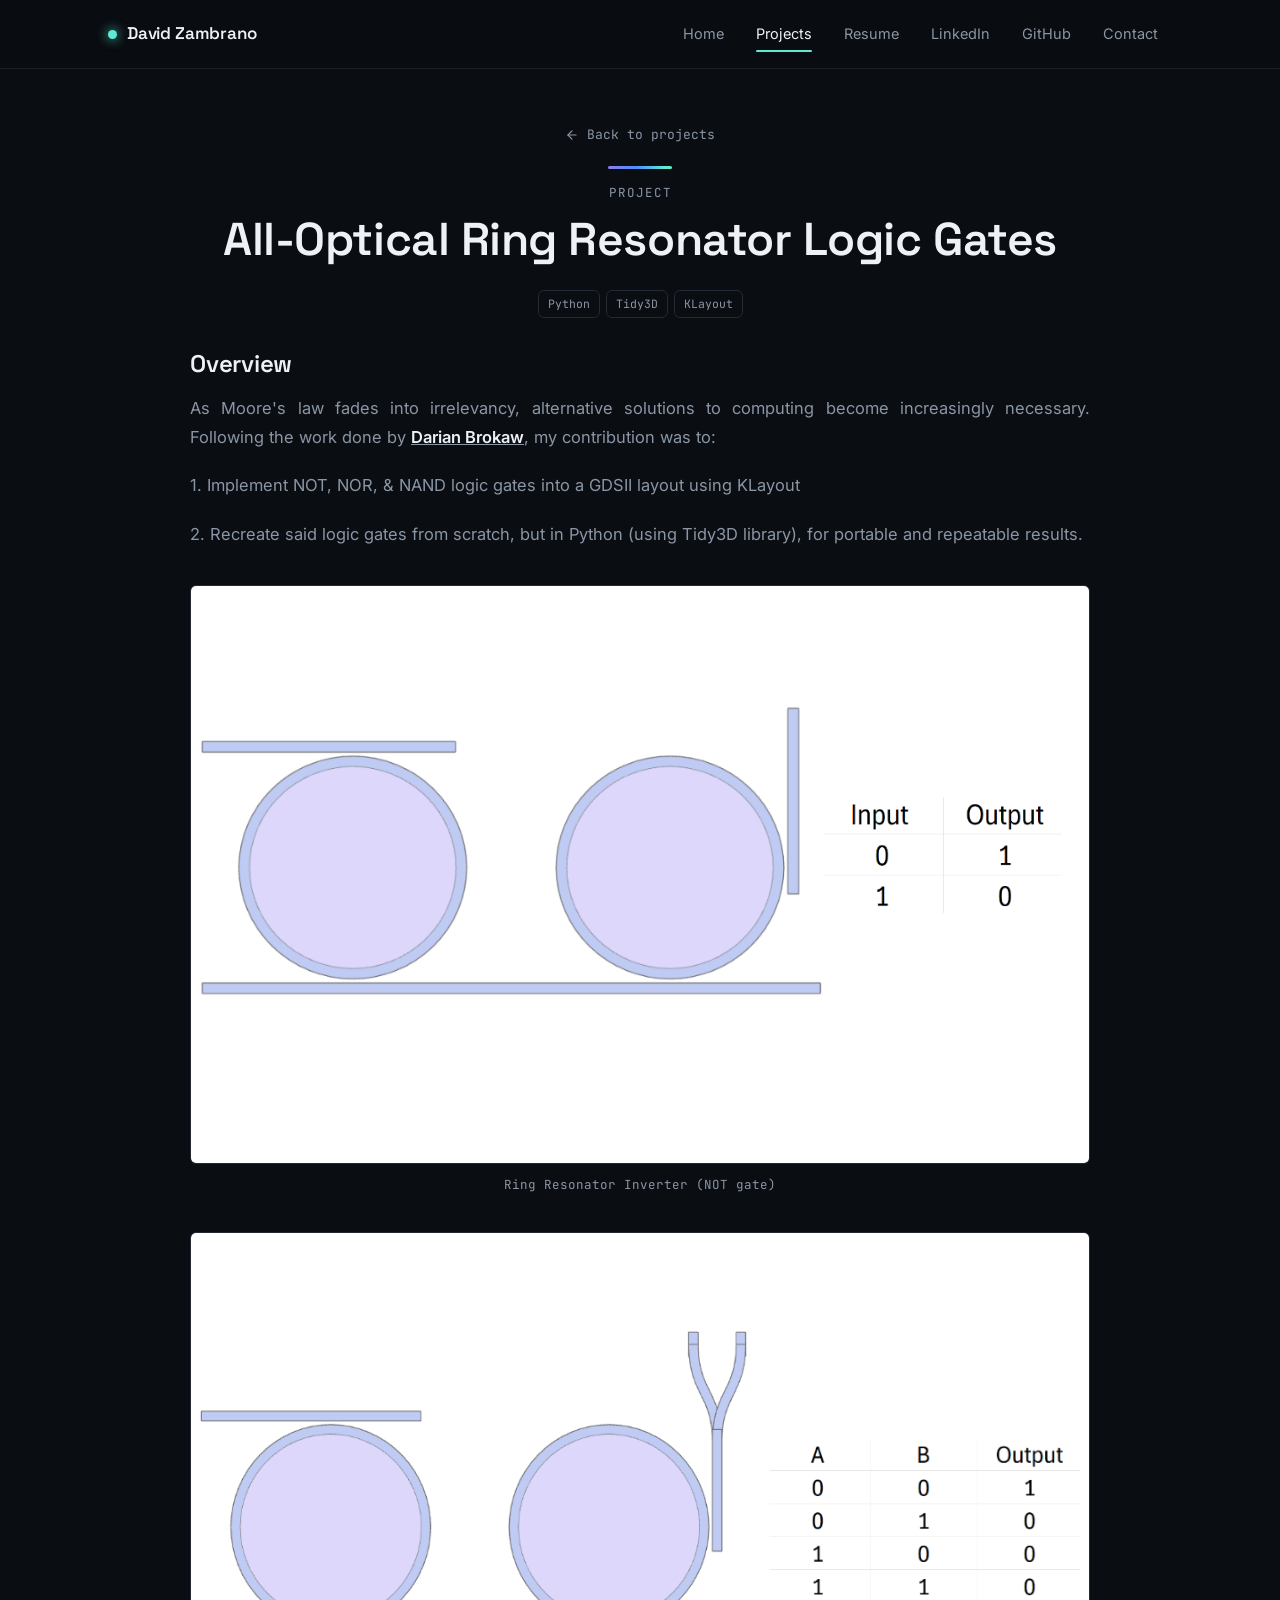
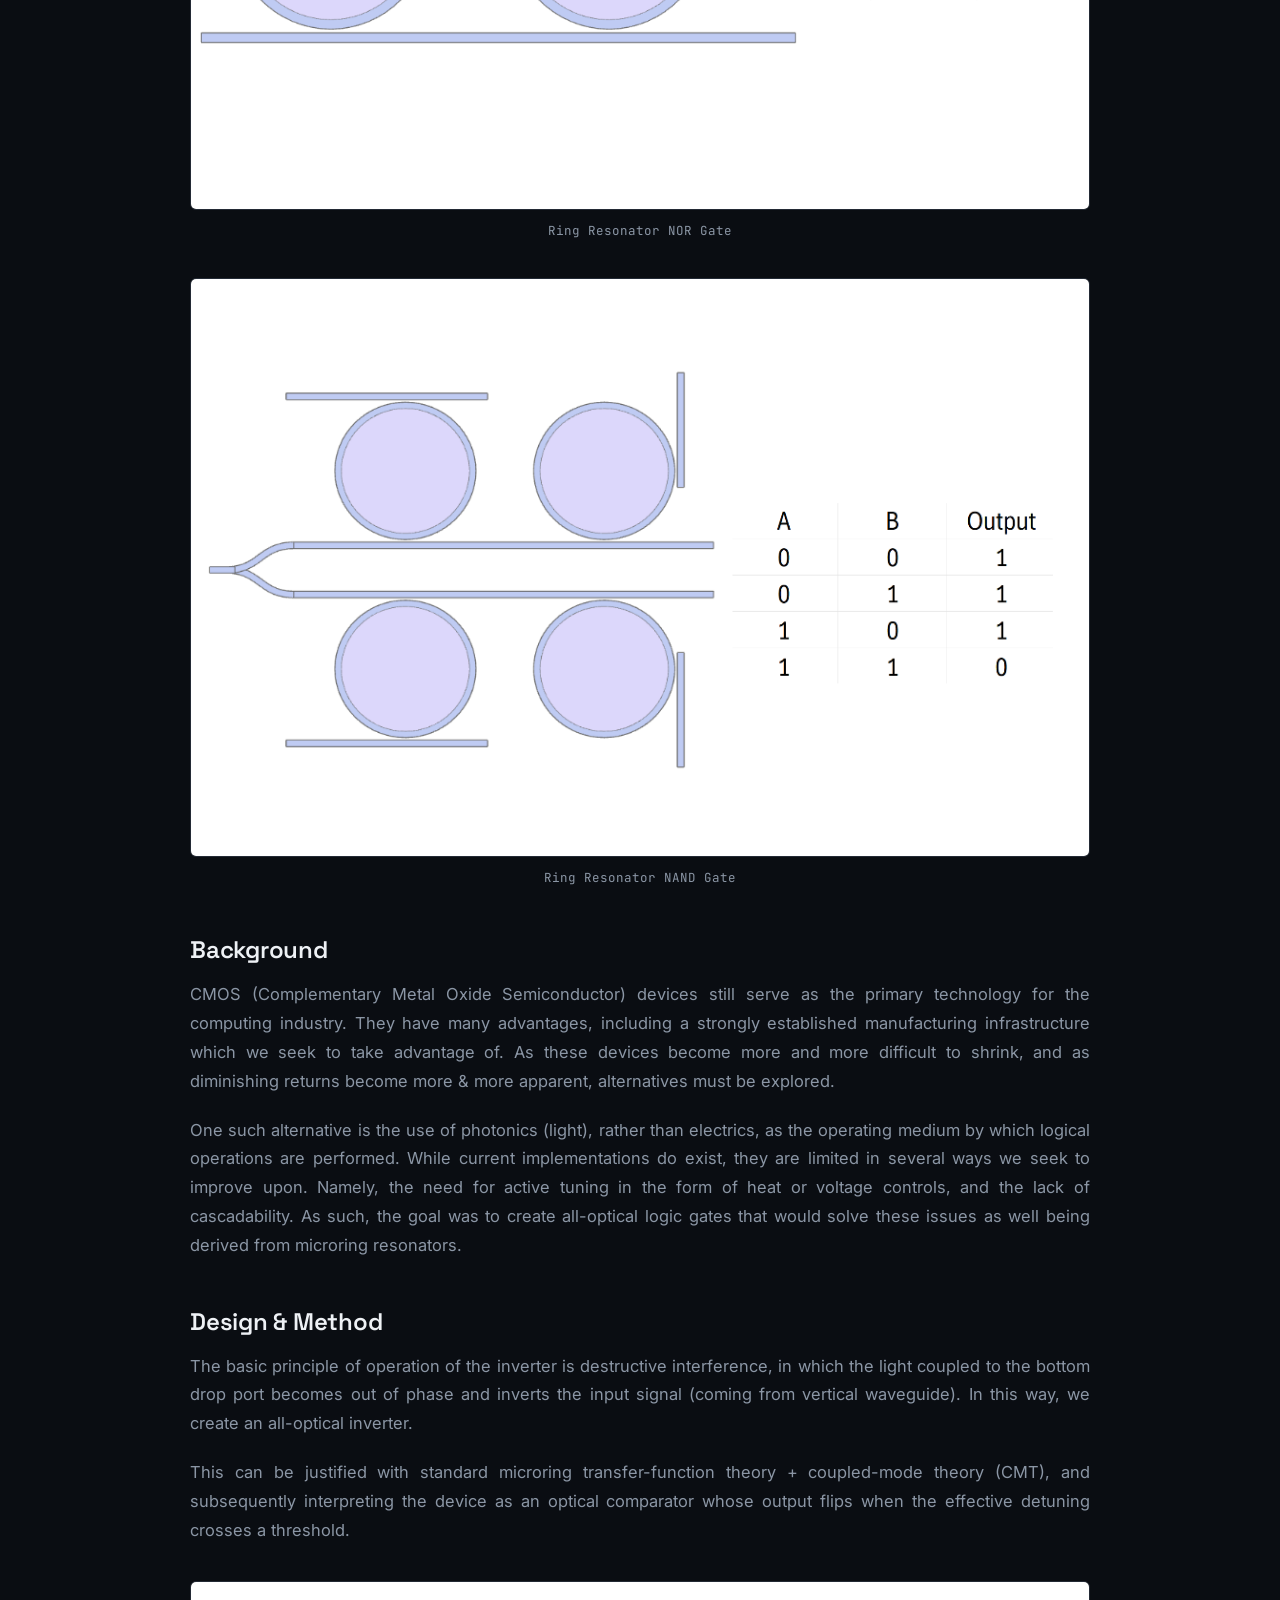
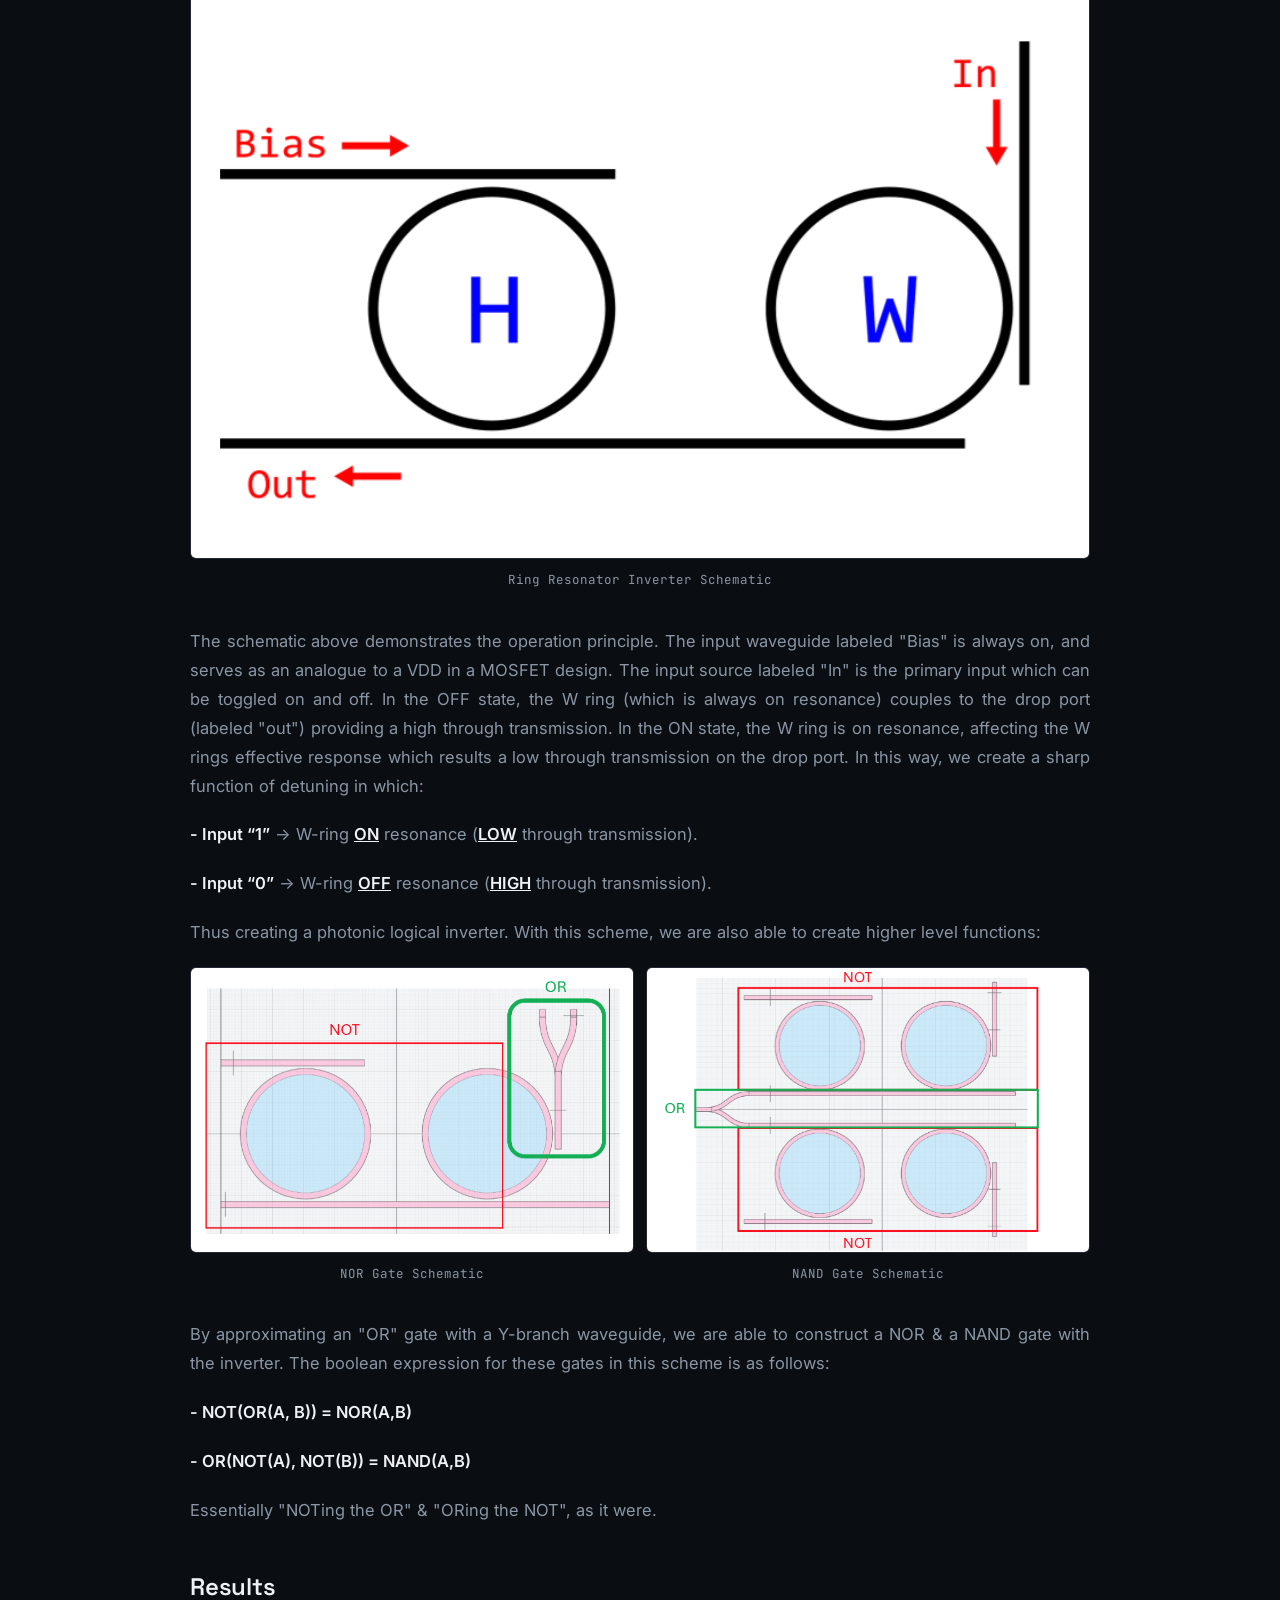
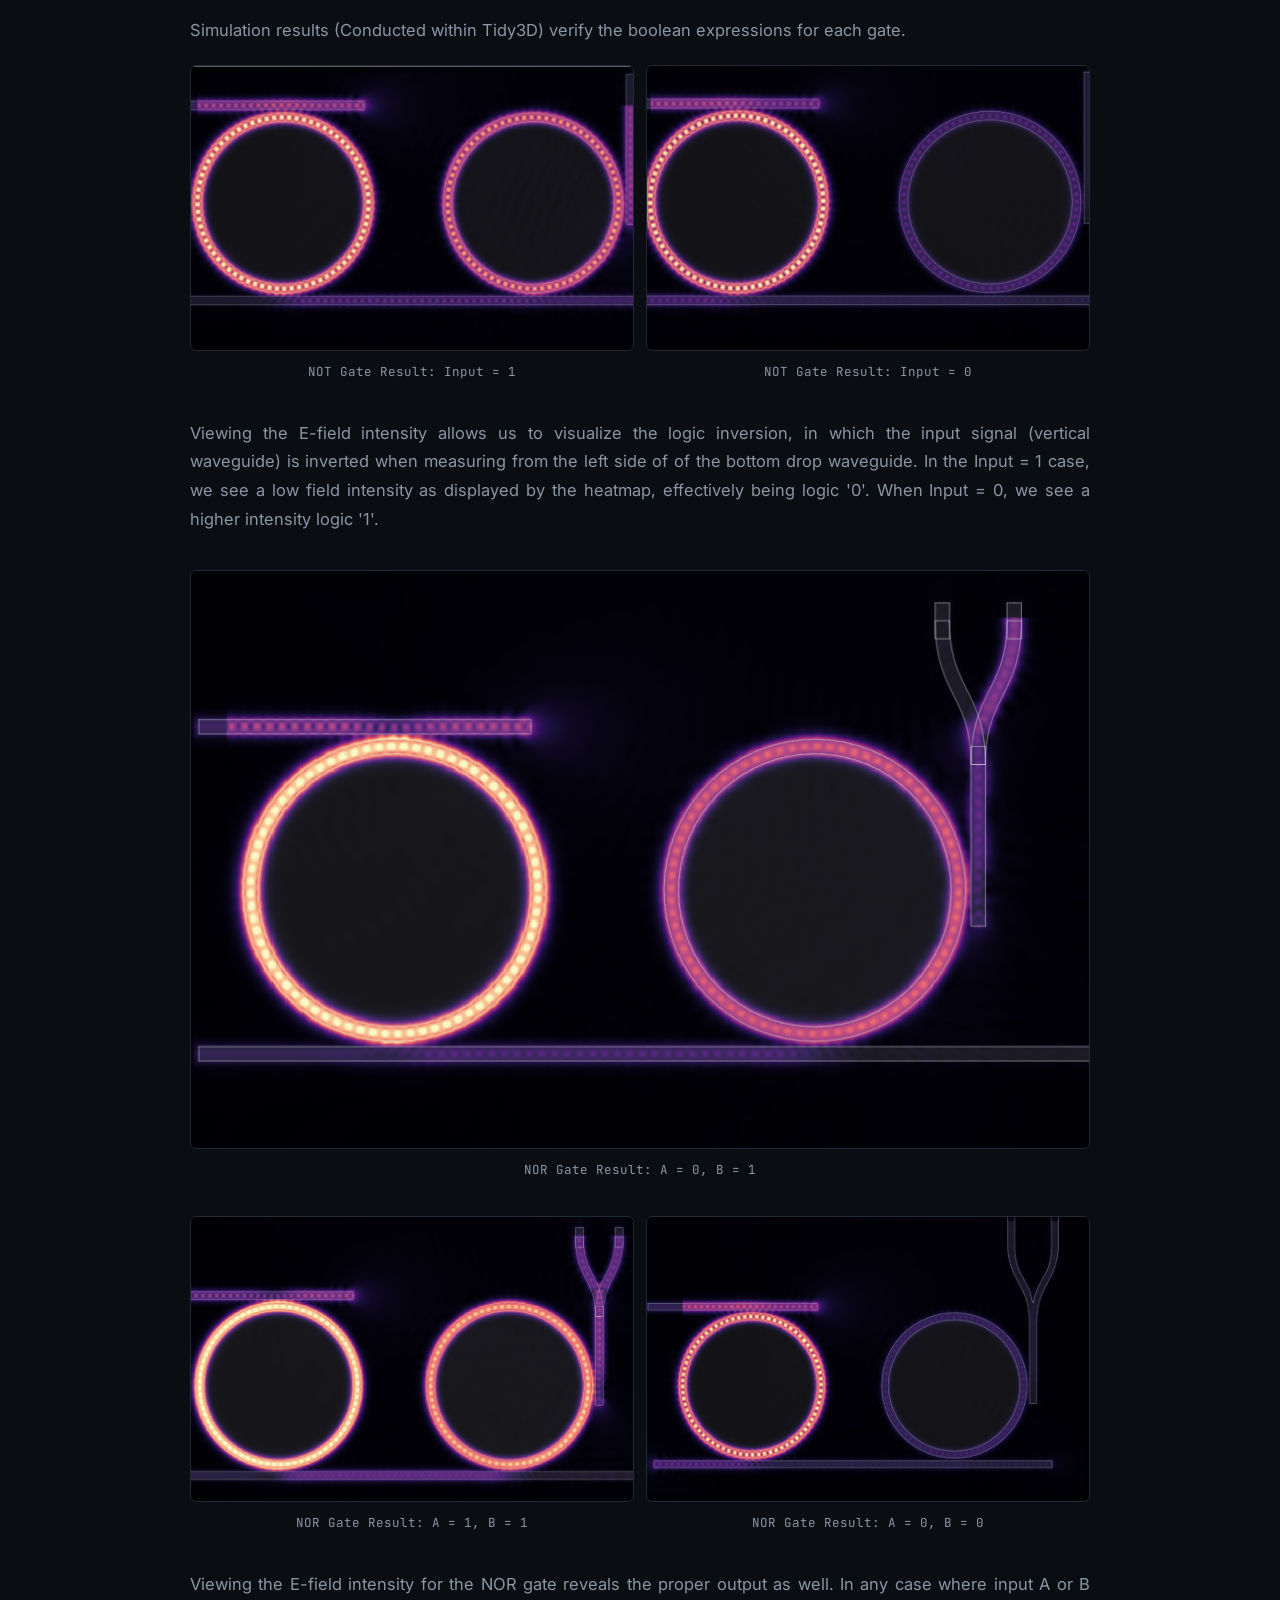
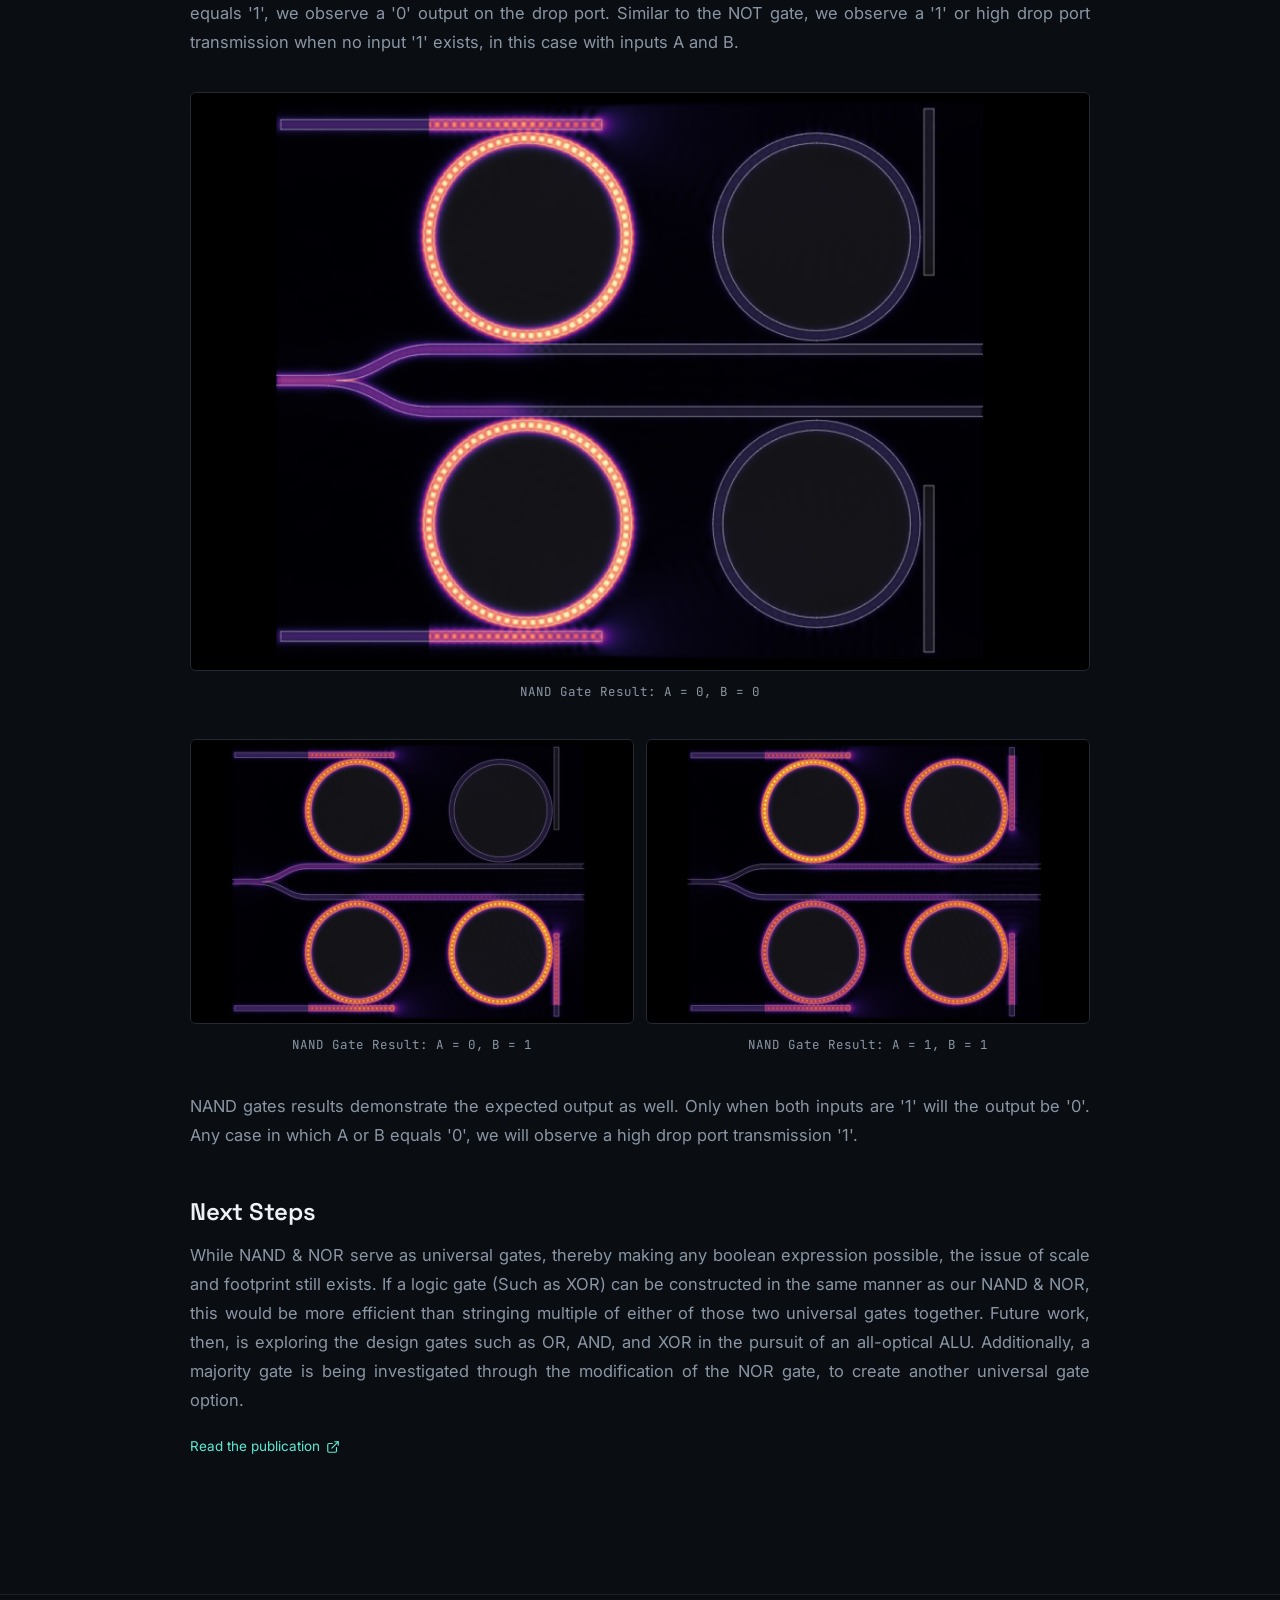
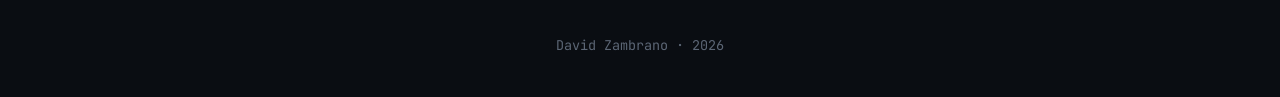
<file: ProjectPages/all-optical-logicgates.html>
<!DOCTYPE html>
<html lang="en">

<head>

<link rel="stylesheet" href="../style.css">
<meta charset="UTF-8">
<meta name="viewport" content="width=device-width, initial-scale=1.0">
<title>All-Optical Ring Resonator Logic Gates</title>
<meta name="description" content="Ring resonator logic gate project page">
<link rel="icon" href="data:image/svg+xml,%3Csvg xmlns='http://www.w3.org/2000/svg' viewBox='0 0 32 32'%3E%3Crect width='32' height='32' rx='8' fill='%230a0d12'/%3E%3Ccircle cx='16' cy='16' r='6' fill='%235eead4'/%3E%3C/svg%3E">
<link rel="preconnect" href="https://fonts.googleapis.com">
<link rel="preconnect" href="https://fonts.gstatic.com" crossorigin>
<link href="https://fonts.googleapis.com/css2?family=Space+Grotesk:wght@500;600;700&family=Inter:wght@400;500;600&family=JetBrains+Mono:wght@400;500&display=swap" rel="stylesheet">
</head>

<body>
<script src="../script.js"></script>
<a class="skip-link" href="#main">Skip to content</a>

<header class="site-nav">
  <div class="container">
    <a href="../index.html" class="brand"><span class="brand-dot"></span>David Zambrano</a>
    <nav class="nav-links" id="nav-links">
      <a href="../index.html">Home</a>
      <a href="../projects.html" aria-current="page">Projects</a>
      <a href="../resume.html">Resume</a>
      <a href="https://www.linkedin.com/in/davidizambrano/" target="_blank" rel="noopener noreferrer">LinkedIn</a>
      <a href="https://github.com/TheDogIsHungry" target="_blank" rel="noopener noreferrer">GitHub</a>
      <a href="https://dot.cards/davidzambrano" target="_blank" rel="noopener noreferrer">Contact</a>
    </nav>
    <button class="nav-toggle" aria-label="Toggle menu" aria-expanded="false" aria-controls="nav-links">
      <svg viewBox="0 0 24 24" fill="none" stroke="currentColor" stroke-width="1.8" stroke-linecap="round"><line x1="3" y1="6" x2="21" y2="6"/><line x1="3" y1="12" x2="21" y2="12"/><line x1="3" y1="18" x2="21" y2="18"/></svg>
    </button>
  </div>
</header>

<main id="main">
  <div class="container page-head">
    <a class="back-link" href="../projects.html">
      <svg viewBox="0 0 24 24" fill="none" stroke="currentColor" stroke-width="2" stroke-linecap="round" stroke-linejoin="round"><line x1="19" y1="12" x2="5" y2="12"/><polyline points="12 19 5 12 12 5"/></svg>
      Back to projects
    </a>
    <div class="mark"></div>
    <span class="eyebrow" style="margin-bottom:10px; display:block;">Project</span>
    <h1>All-Optical Ring Resonator Logic Gates</h1>
    <div class="card-tags" style="margin-top:10px;">
      <span class="tag">Python</span>
      <span class="tag">Tidy3D</span>
      <span class="tag">KLayout</span>
    </div>
  </div>

  <section style="padding-top:16px;">
    <div class="container">
      <div class="doc-content reveal">

        <h2>Overview</h2>
        <p> As Moore's law fades into irrelevancy, alternative solutions to computing become increasingly necessary. Following the work done by <a href="https://www.linkedin.com/in/darian-brokaw-00036022a/" target="_blank" rel="noopener noreferrer"><u><strong style="color:var(--ink)">Darian Brokaw</strong></u></a></a>, my contribution was to:​</p>
        <p>1. Implement NOT, NOR, &amp; NAND logic gates into a GDSII layout using KLayout</p>
        <p> 2. Recreate said logic gates from scratch, but in Python (using Tidy3D library), for portable and repeatable results.</p>


        <figure class="doc-figure">
          <div class="media-slot">
            <img src="../Images/RingResonatorInverter.png" alt="Moiré ring resonator device schematic" loading="lazy"
                 onerror="this.style.display='none'; this.nextElementSibling.style.display='flex';">
            <div class="media-fallback">
              <svg viewBox="0 0 24 24" fill="none" stroke="currentColor" stroke-width="1.6" stroke-linecap="round" stroke-linejoin="round"><rect x="3" y="3" width="18" height="18" rx="2"/><circle cx="8.5" cy="8.5" r="1.5"/><polyline points="21 15 16 10 5 21"/></svg>
              <span>RingResonatorInverter</span>
            </div>
          </div>
          <figcaption>Ring Resonator Inverter (NOT gate)</figcaption>

        </figure>
         <figure class="doc-figure">
          <div class="media-slot">
            <img src="../Images/RingResonatorNorGate.png" alt="Moiré ring resonator device schematic" loading="lazy"
                 onerror="this.style.display='none'; this.nextElementSibling.style.display='flex';">
            <div class="media-fallback">
              <svg viewBox="0 0 24 24" fill="none" stroke="currentColor" stroke-width="1.6" stroke-linecap="round" stroke-linejoin="round"><rect x="3" y="3" width="18" height="18" rx="2"/><circle cx="8.5" cy="8.5" r="1.5"/><polyline points="21 15 16 10 5 21"/></svg>
              <span>RingResonatorNORGate</span>
            </div>
          </div>
          <figcaption>Ring Resonator NOR Gate</figcaption>

        </figure>
         <figure class="doc-figure">
          <div class="media-slot">
            <img src="../Images/RingResonatorNANDgate.png" alt="Moiré ring resonator device schematic" loading="lazy"
                 onerror="this.style.display='none'; this.nextElementSibling.style.display='flex';">
            <div class="media-fallback">
              <svg viewBox="0 0 24 24" fill="none" stroke="currentColor" stroke-width="1.6" stroke-linecap="round" stroke-linejoin="round"><rect x="3" y="3" width="18" height="18" rx="2"/><circle cx="8.5" cy="8.5" r="1.5"/><polyline points="21 15 16 10 5 21"/></svg>
              <span>RingResonatorNANDGate</span>
            </div>
          </div>
          <figcaption>Ring Resonator NAND Gate</figcaption>
        </figure>

        <h2>Background</h2>
        <p>CMOS (Complementary Metal Oxide Semiconductor) devices still serve as the primary technology for the computing industry. They have many advantages, including a strongly established manufacturing infrastructure which we seek to take advantage of.
           As these devices become more and more difficult to shrink, and as diminishing returns become more &amp; more apparent, alternatives must be explored.
        </p>
        <p>One such alternative is the use of photonics (light), rather than electrics, as the operating medium by which logical operations are performed. While current implementations do exist, they are limited in several ways we seek to improve upon.
          Namely, the need for active tuning in the form of heat or voltage controls, and the lack of cascadability. As such, the goal was to create all-optical logic gates that 
          would solve these issues as well being derived from microring resonators.
        </p>
        <h2>Design &amp; Method</h2>
        <p>The basic principle of operation of the inverter is destructive interference, in which the light coupled to the bottom drop port becomes out of phase and inverts the input signal (coming from vertical waveguide). In this way, we create an all-optical inverter.​</p>
        <p>This can be justified with standard microring transfer-function theory + coupled-mode theory (CMT), and subsequently interpreting the device as an optical comparator whose output flips when the effective detuning crosses a threshold.</p>
        
      </figure>
         <figure class="doc-figure">
          <div class="media-slot">
            <img src="../Images/InverterSchem.png" alt="Moiré ring resonator device schematic" loading="lazy"
                 onerror="this.style.display='none'; this.nextElementSibling.style.display='flex';">
            <div class="media-fallback">
              <svg viewBox="0 0 24 24" fill="none" stroke="currentColor" stroke-width="1.6" stroke-linecap="round" stroke-linejoin="round"><rect x="3" y="3" width="18" height="18" rx="2"/><circle cx="8.5" cy="8.5" r="1.5"/><polyline points="21 15 16 10 5 21"/></svg>
              <span>RingResonatorNANDGate</span>
            </div>
          </div>
          <figcaption>Ring Resonator Inverter Schematic</figcaption>
        </figure>
         <p> The schematic above demonstrates the operation principle. The input waveguide labeled "Bias" is always on, and serves as an analogue to a VDD in a MOSFET design.
          The input source labeled "In" is the primary input which can be toggled on and off. In the OFF state, the W ring (which is always on resonance) couples to the drop port (labeled "out")
          providing a high through transmission. In the ON state, the W ring is on resonance, affecting the W rings effective response which results a low through transmission on the drop port.
          In this way, we create a sharp function of detuning in which:
         </p>
         <p>
          <strong>- Input “1”</strong> → W-ring <strong><u>ON</u></strong> resonance (<strong><u>LOW</u></strong> through transmission).
         </p>
         <p> 
          <strong>- Input “0”</strong> → W-ring <strong><u>OFF</u></strong> resonance (<strong><u>HIGH</u></strong> through transmission).
         </p>
         <p>Thus creating a photonic logical inverter. With this scheme, we are also able to create higher level functions:</p>

        <div class="card-media">
          <figure>
            <div class="media-slot">
              <img src="../Images/NORschem.png" alt="Simulated mode profile" loading="lazy"
                   onerror="this.style.display='none'; this.nextElementSibling.style.display='flex';">
              <div class="media-fallback">
                <svg viewBox="0 0 24 24" fill="none" stroke="currentColor" stroke-width="1.6" stroke-linecap="round" stroke-linejoin="round"><rect x="3" y="3" width="18" height="18" rx="2"/><circle cx="8.5" cy="8.5" r="1.5"/><polyline points="21 15 16 10 5 21"/></svg>
                <span>Add photo</span>
              </div>
            </div>
            <figcaption>NOR Gate Schematic</figcaption>
          </figure>
          <figure>
            <div class="media-slot">
              <img src="../Images/NANDschem.png" alt="Fabricated device under microscope" loading="lazy"
                   onerror="this.style.display='none'; this.nextElementSibling.style.display='flex';">
              <div class="media-fallback">
                <svg viewBox="0 0 24 24" fill="none" stroke="currentColor" stroke-width="1.6" stroke-linecap="round" stroke-linejoin="round"><rect x="3" y="3" width="18" height="18" rx="2"/><circle cx="8.5" cy="8.5" r="1.5"/><polyline points="21 15 16 10 5 21"/></svg>
                <span>Add photo</span>
              </div>
            </div>
            <figcaption>NAND Gate Schematic</figcaption>
          </figure>
        </div>

        <p>By approximating an "OR" gate with a Y-branch waveguide, we are able to construct a NOR &amp; a NAND gate with the inverter. The boolean expression for these
          gates in this scheme is as follows: </p>
          <p><strong>- NOT(OR(A, B)) = NOR(A,B)</strong></p>
          <p><strong>- OR(NOT(A), NOT(B)) = NAND(A,B) </strong></p>  
          <p> Essentially "NOTing the OR" &amp; "ORing the NOT", as it were.</p>
        

        <h2>Results</h2>
        <p>Simulation results (Conducted within Tidy3D) verify the boolean expressions for each gate.</p>

         <div class="card-media">
          <figure>
            <div class="media-slot">
              <img src="../Images/InverterResults_1.png" alt="Simulated mode profile" loading="lazy"
                   onerror="this.style.display='none'; this.nextElementSibling.style.display='flex';">
              <div class="media-fallback">
                <svg viewBox="0 0 24 24" fill="none" stroke="currentColor" stroke-width="1.6" stroke-linecap="round" stroke-linejoin="round"><rect x="3" y="3" width="18" height="18" rx="2"/><circle cx="8.5" cy="8.5" r="1.5"/><polyline points="21 15 16 10 5 21"/></svg>
                <span>Add photo</span>
              </div>
            </div>
            <figcaption>NOT Gate Result: Input = 1</figcaption>
          </figure>
          <figure>
            <div class="media-slot">
              <img src="../Images/InverterResult_0.png" alt="Fabricated device under microscope" loading="lazy"
                   onerror="this.style.display='none'; this.nextElementSibling.style.display='flex';">
              <div class="media-fallback">
                <svg viewBox="0 0 24 24" fill="none" stroke="currentColor" stroke-width="1.6" stroke-linecap="round" stroke-linejoin="round"><rect x="3" y="3" width="18" height="18" rx="2"/><circle cx="8.5" cy="8.5" r="1.5"/><polyline points="21 15 16 10 5 21"/></svg>
                <span>Add photo</span>
              </div>
            </div>
            <figcaption>NOT Gate Result: Input = 0</figcaption>
          </figure>
        </div>

        <p>  Viewing the E-field intensity allows us to visualize the logic inversion,
          in which the input signal (vertical waveguide) is inverted when measuring from the left side of of the bottom drop waveguide. In the Input = 1 case, we see a low 
          field intensity as displayed by the heatmap, effectively being logic '0'. When Input = 0, we see a higher intensity logic '1'.
        </p>

        </figure>
         <figure class="doc-figure">
          <div class="media-slot">
            <img src="../Images/NORGateResults_01.png" alt="Moiré ring resonator device schematic" loading="lazy"
                 onerror="this.style.display='none'; this.nextElementSibling.style.display='flex';">
            <div class="media-fallback">
              <svg viewBox="0 0 24 24" fill="none" stroke="currentColor" stroke-width="1.6" stroke-linecap="round" stroke-linejoin="round"><rect x="3" y="3" width="18" height="18" rx="2"/><circle cx="8.5" cy="8.5" r="1.5"/><polyline points="21 15 16 10 5 21"/></svg>
              <span>RingResonatorNANDGate</span>
            </div>
          </div>
          <figcaption>NOR Gate Result: A = 0, B = 1</figcaption>
        </figure>

      <div class="card-media">
          <figure>
            <div class="media-slot">
              <img src="../Images/NORGateResults_11.png" alt="Simulated mode profile" loading="lazy"
                   onerror="this.style.display='none'; this.nextElementSibling.style.display='flex';">
              <div class="media-fallback">
                <svg viewBox="0 0 24 24" fill="none" stroke="currentColor" stroke-width="1.6" stroke-linecap="round" stroke-linejoin="round"><rect x="3" y="3" width="18" height="18" rx="2"/><circle cx="8.5" cy="8.5" r="1.5"/><polyline points="21 15 16 10 5 21"/></svg>
                <span>Add photo</span>
              </div>
            </div>
            <figcaption>NOR Gate Result: A = 1, B = 1</figcaption>
          </figure>
          <figure>
            <div class="media-slot">
              <img src="../Images/NORGateResults_00.png" alt="Fabricated device under microscope" loading="lazy"
                   onerror="this.style.display='none'; this.nextElementSibling.style.display='flex';">
              <div class="media-fallback">
                <svg viewBox="0 0 24 24" fill="none" stroke="currentColor" stroke-width="1.6" stroke-linecap="round" stroke-linejoin="round"><rect x="3" y="3" width="18" height="18" rx="2"/><circle cx="8.5" cy="8.5" r="1.5"/><polyline points="21 15 16 10 5 21"/></svg>
                <span>Add photo</span>
              </div>
            </div>
            <figcaption>NOR Gate Result: A = 0, B = 0</figcaption>
          </figure>
        </div>

        <p>  Viewing the E-field intensity for the NOR gate reveals the proper output as well. In any case where input A or B equals '1', we observe a '0' output on the 
          drop port. Similar to the NOT gate, we observe a '1' or high drop port transmission when no input '1' exists, in this case with inputs A and B.
        </p>

        </figure>
         <figure class="doc-figure">
          <div class="media-slot">
            <img src="../Images/NANDGateResults_00.png" alt="Moiré ring resonator device schematic" loading="lazy"
                 onerror="this.style.display='none'; this.nextElementSibling.style.display='flex';">
            <div class="media-fallback">
              <svg viewBox="0 0 24 24" fill="none" stroke="currentColor" stroke-width="1.6" stroke-linecap="round" stroke-linejoin="round"><rect x="3" y="3" width="18" height="18" rx="2"/><circle cx="8.5" cy="8.5" r="1.5"/><polyline points="21 15 16 10 5 21"/></svg>
              <span>RingResonatorNANDGate</span>
            </div>
          </div>
          <figcaption>NAND Gate Result: A = 0, B = 0</figcaption>
        </figure>

      <div class="card-media">
          <figure>
            <div class="media-slot">
              <img src="../Images/NANDGateResults_01.png" alt="Simulated mode profile" loading="lazy"
                   onerror="this.style.display='none'; this.nextElementSibling.style.display='flex';">
              <div class="media-fallback">
                <svg viewBox="0 0 24 24" fill="none" stroke="currentColor" stroke-width="1.6" stroke-linecap="round" stroke-linejoin="round"><rect x="3" y="3" width="18" height="18" rx="2"/><circle cx="8.5" cy="8.5" r="1.5"/><polyline points="21 15 16 10 5 21"/></svg>
                <span>Add photo</span>
              </div>
            </div>
            <figcaption>NAND Gate Result: A = 0, B = 1</figcaption>
          </figure>
          <figure>
            <div class="media-slot">
              <img src="../Images/NANDGateResults_11.png" alt="Fabricated device under microscope" loading="lazy"
                   onerror="this.style.display='none'; this.nextElementSibling.style.display='flex';">
              <div class="media-fallback">
                <svg viewBox="0 0 24 24" fill="none" stroke="currentColor" stroke-width="1.6" stroke-linecap="round" stroke-linejoin="round"><rect x="3" y="3" width="18" height="18" rx="2"/><circle cx="8.5" cy="8.5" r="1.5"/><polyline points="21 15 16 10 5 21"/></svg>
                <span>Add photo</span>
              </div>
            </div>
            <figcaption>NAND Gate Result: A = 1, B = 1</figcaption>
          </figure>
        </div>


        <p>  NAND gates results demonstrate the expected output as well. Only when both inputs are '1' will the output be '0'.
          Any case in which A or B equals '0', we will observe a high drop port transmission '1'. 
        </p>


        <h2>Next Steps</h2>
        <p>While NAND &amp; NOR serve as universal gates, thereby making any boolean expression possible, the issue of scale and footprint still exists. If a 
          logic gate (Such as XOR) can be constructed in the same manner as our NAND & NOR, this would be more efficient than stringing multiple of either of those two
          universal gates together. Future work, then, is exploring the design gates such as OR, AND, and XOR in the pursuit of an all-optical ALU. Additionally, 
          a majority gate is being investigated through the modification of the NOR gate, to create another universal gate option. 
        </p>

        <div class="card-links" style="margin-top:8px;">
          <a href="https://opg.optica.org/viewmedia.cfm?r=1&uri=CLEO_SI-2026-JW1.47&seq=0" target="_blank" rel="noopener">Read the publication
            <svg viewBox="0 0 24 24" fill="none" stroke="currentColor" stroke-width="2" stroke-linecap="round" stroke-linejoin="round"><path d="M18 13v6a2 2 0 0 1-2 2H5a2 2 0 0 1-2-2V8a2 2 0 0 1 2-2h6"/><polyline points="15 3 21 3 21 9"/><line x1="10" y1="14" x2="21" y2="3"/></svg>
          </a>
        </div>

      </div>
    </div>
  </section>
</main>

<footer class="site-footer">
  <div style="display: flex; justify-content: center;">
    <p class="footer-copy">David Zambrano · <span data-year></span> </p>
  </div>
</footer>

</body>
</html>
</file>
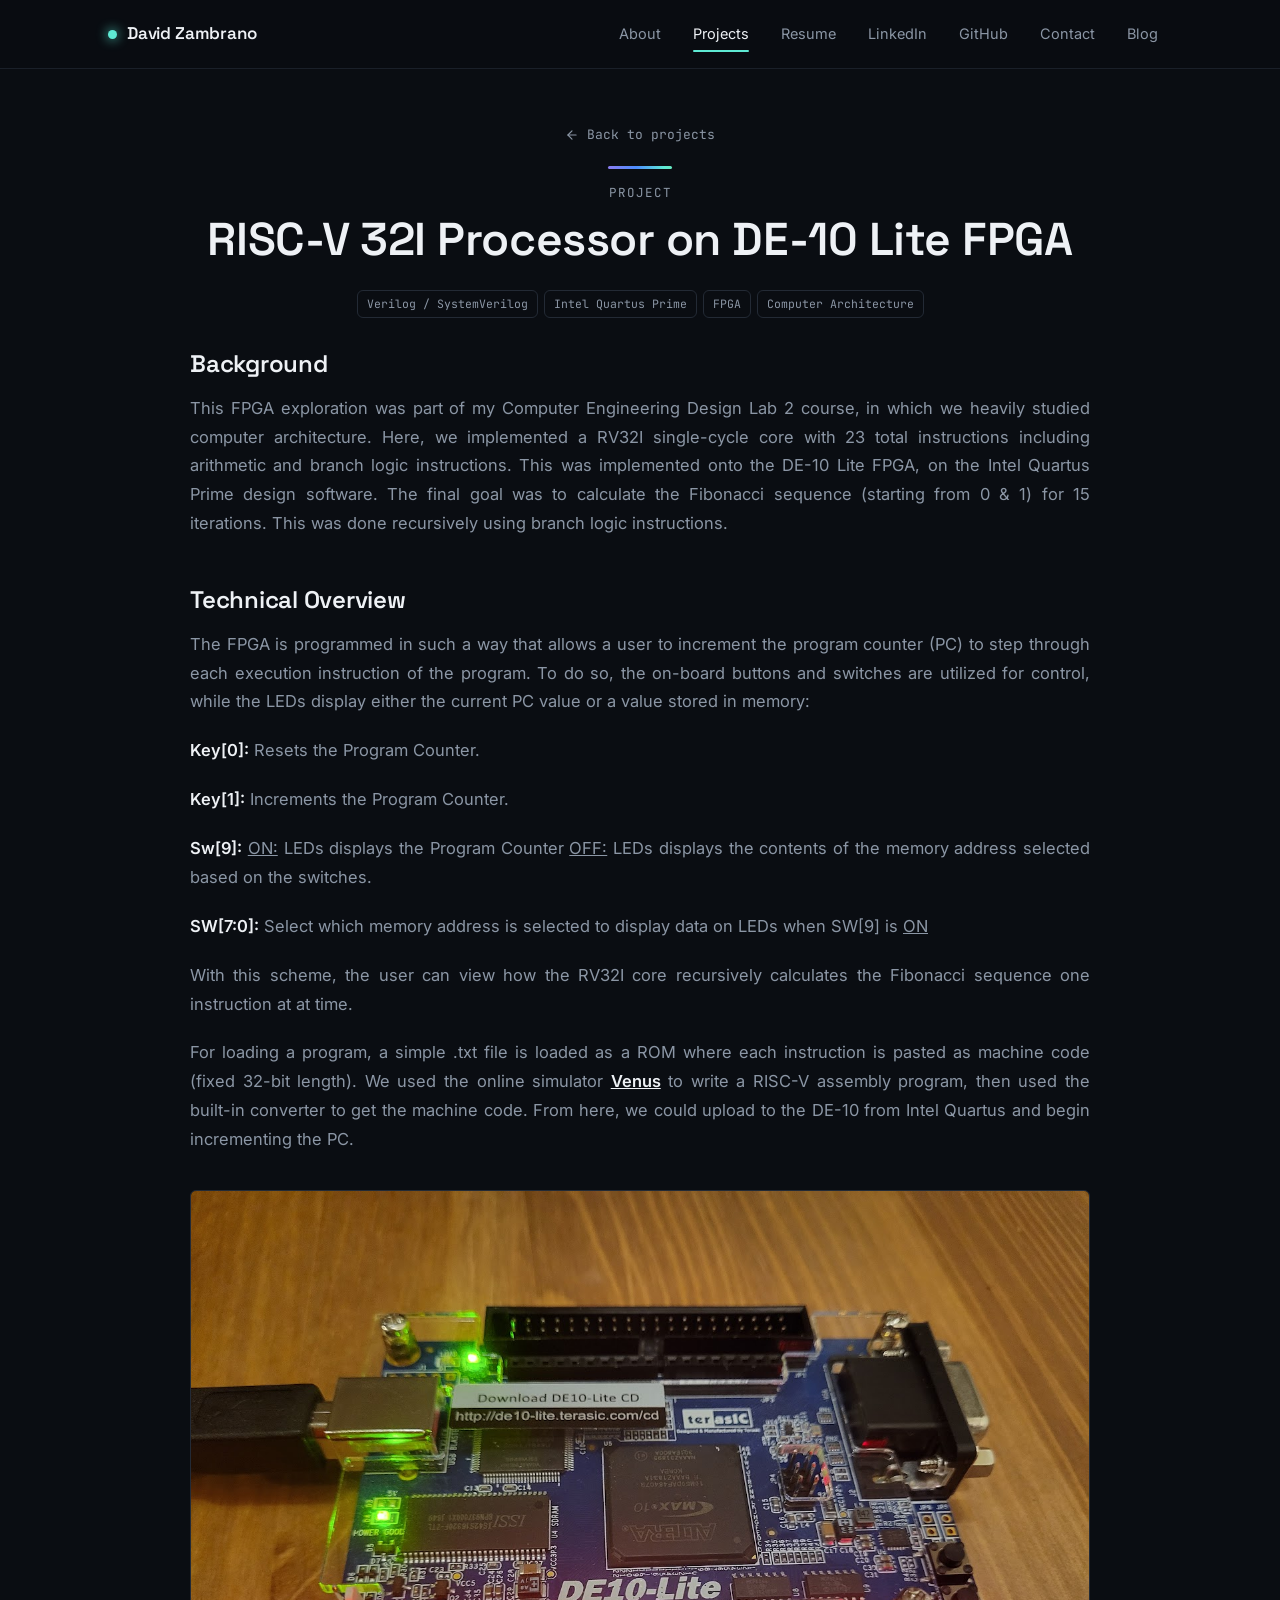
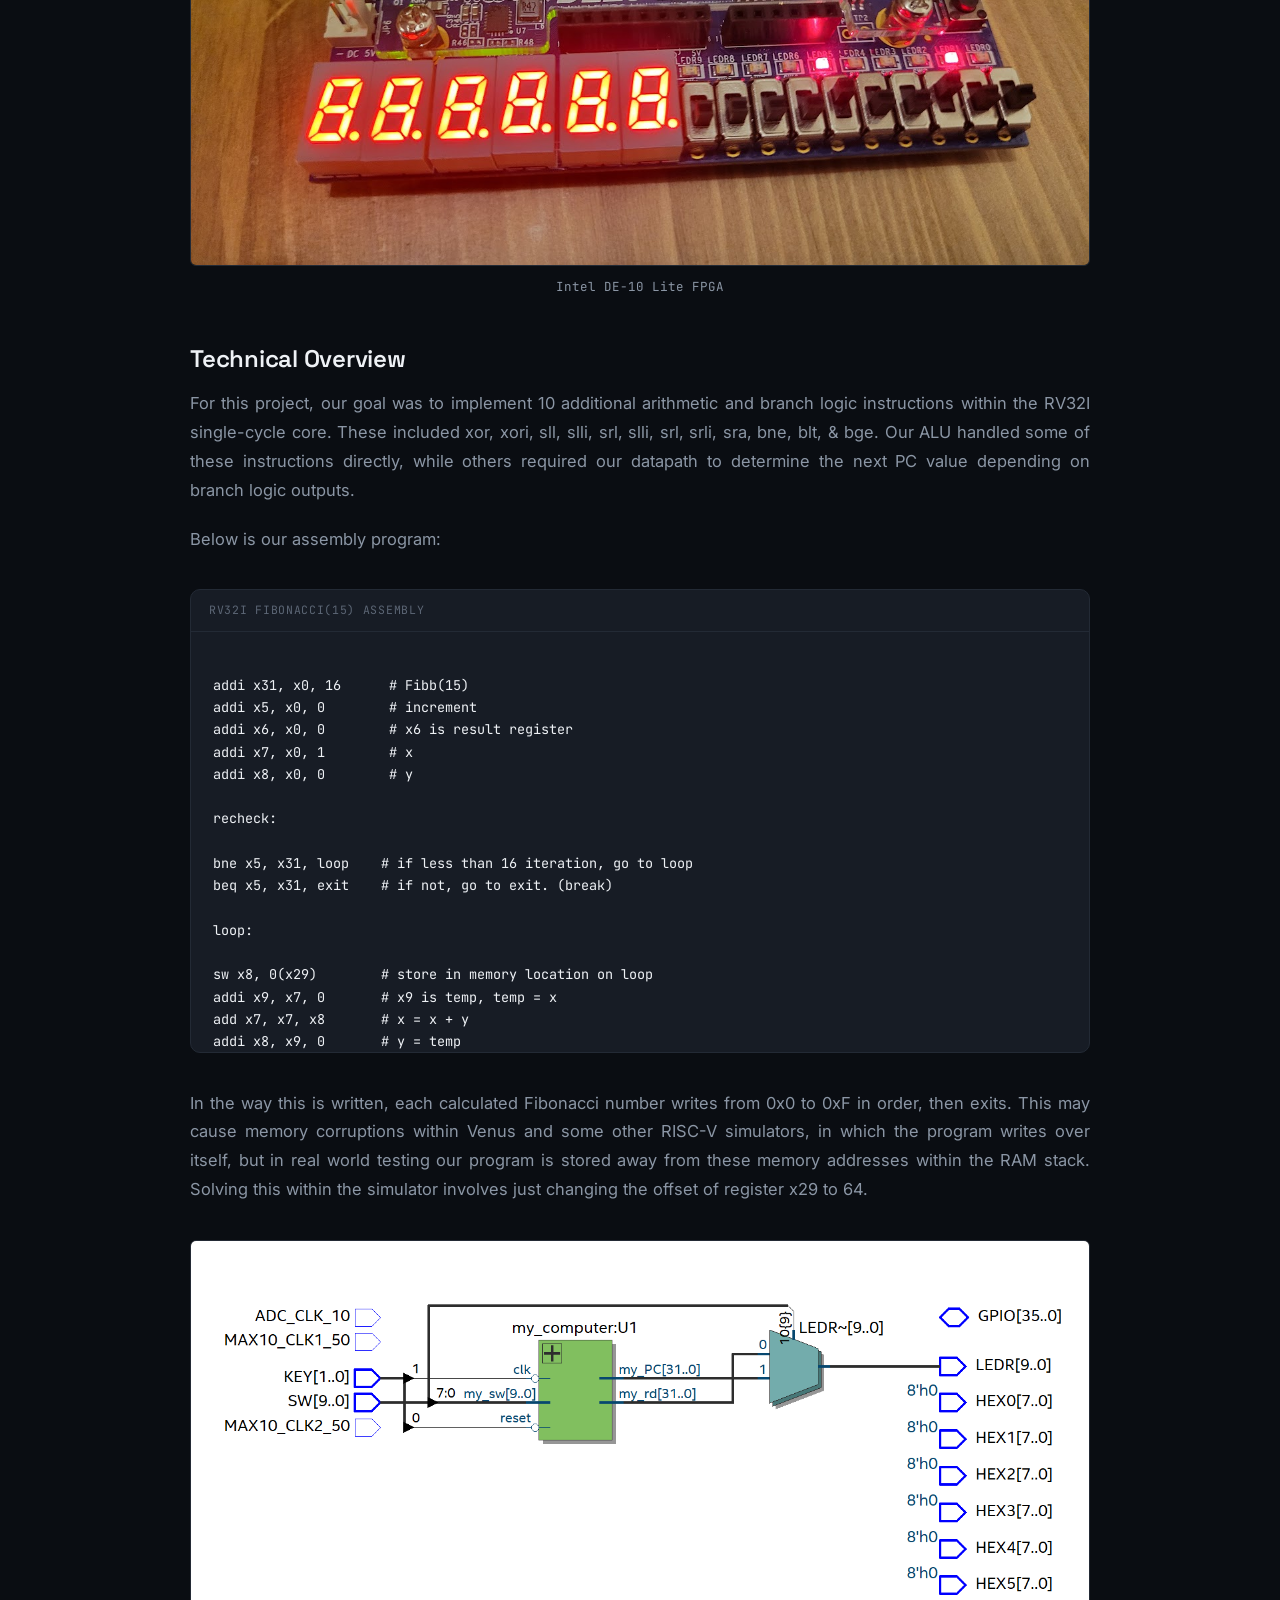
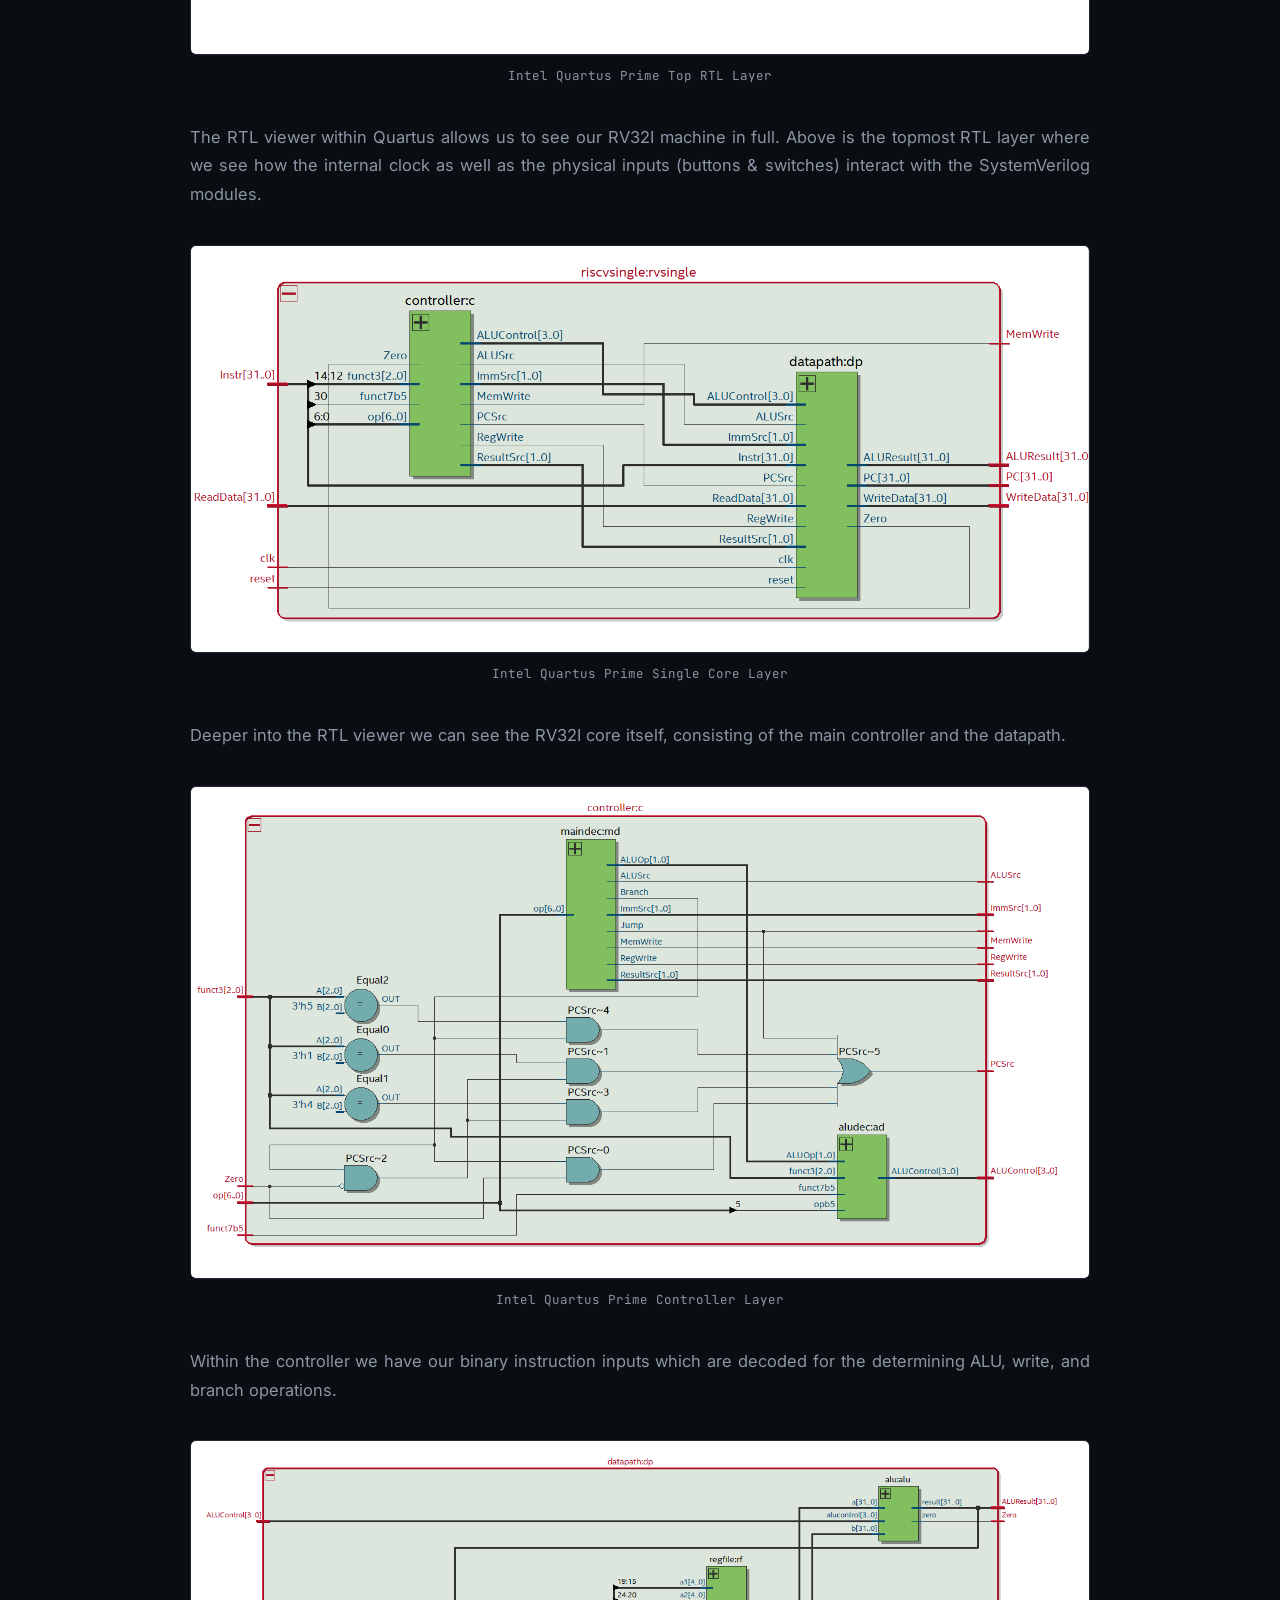
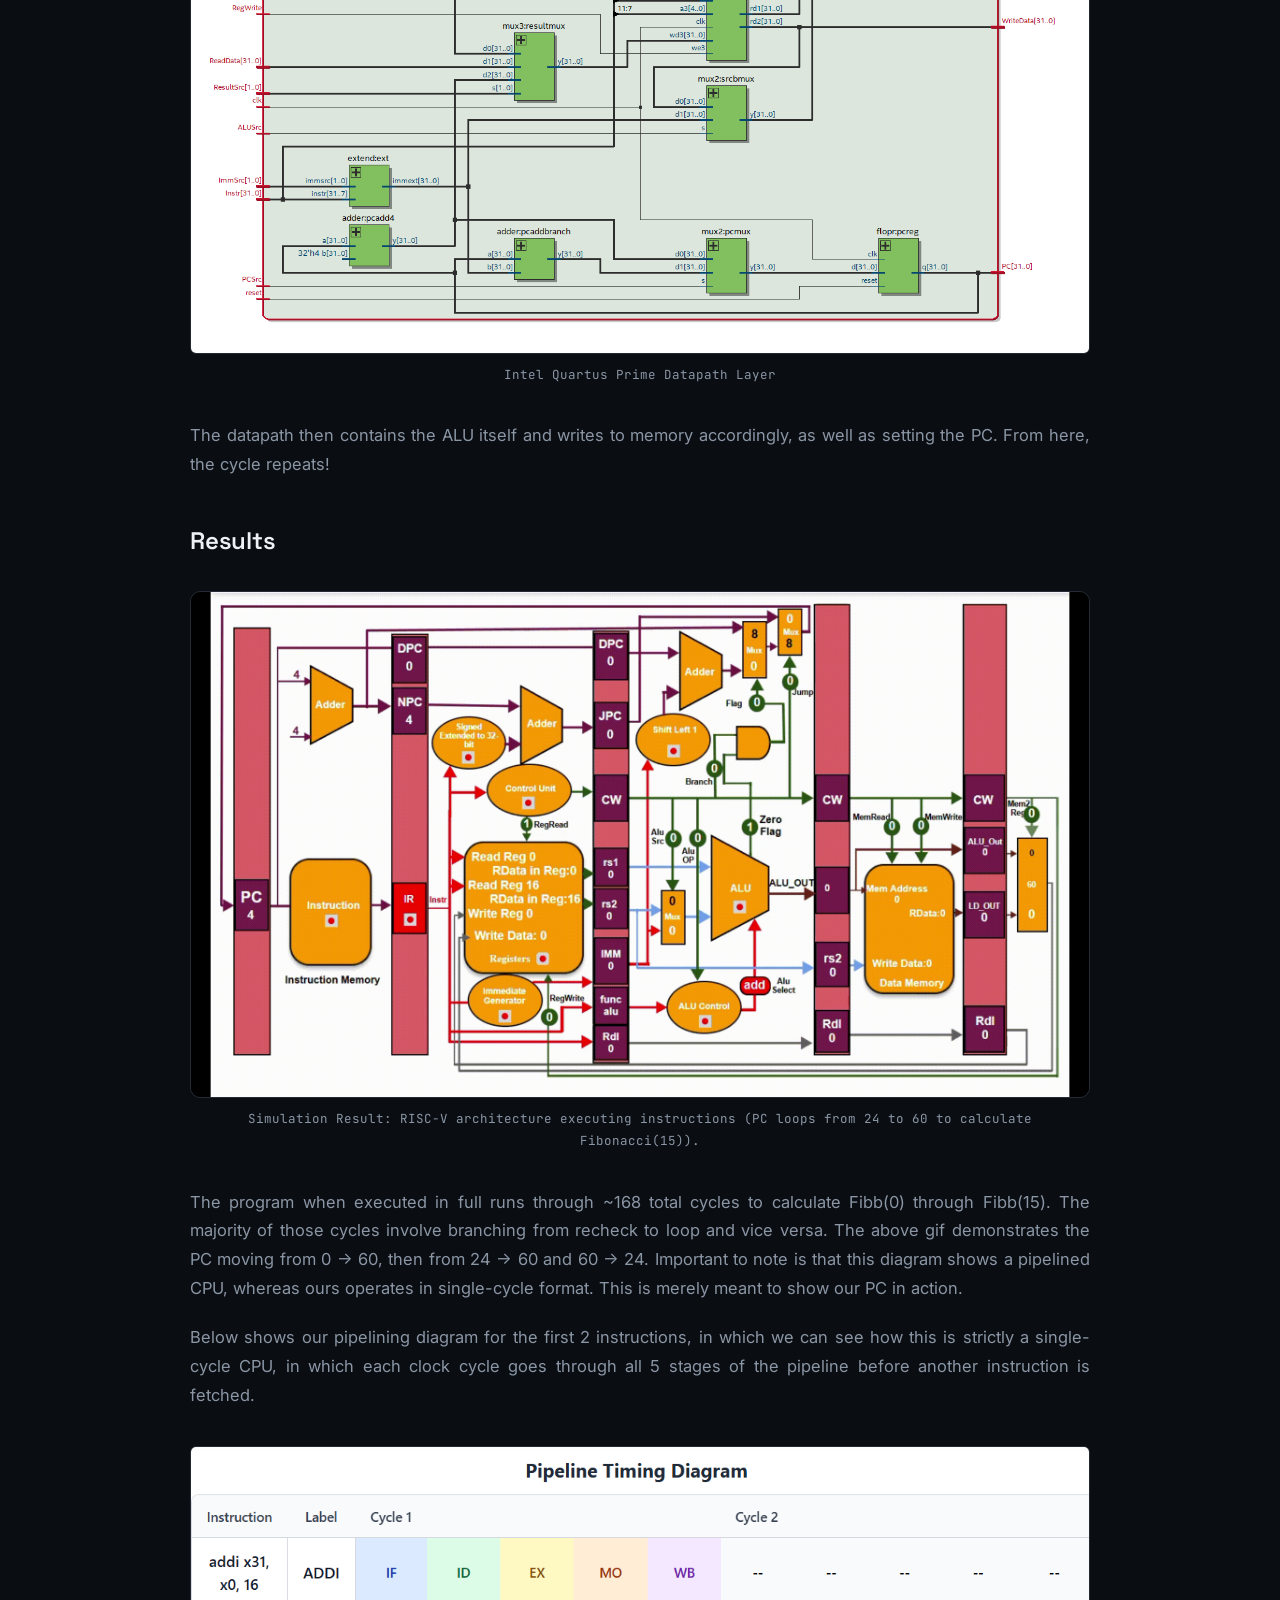
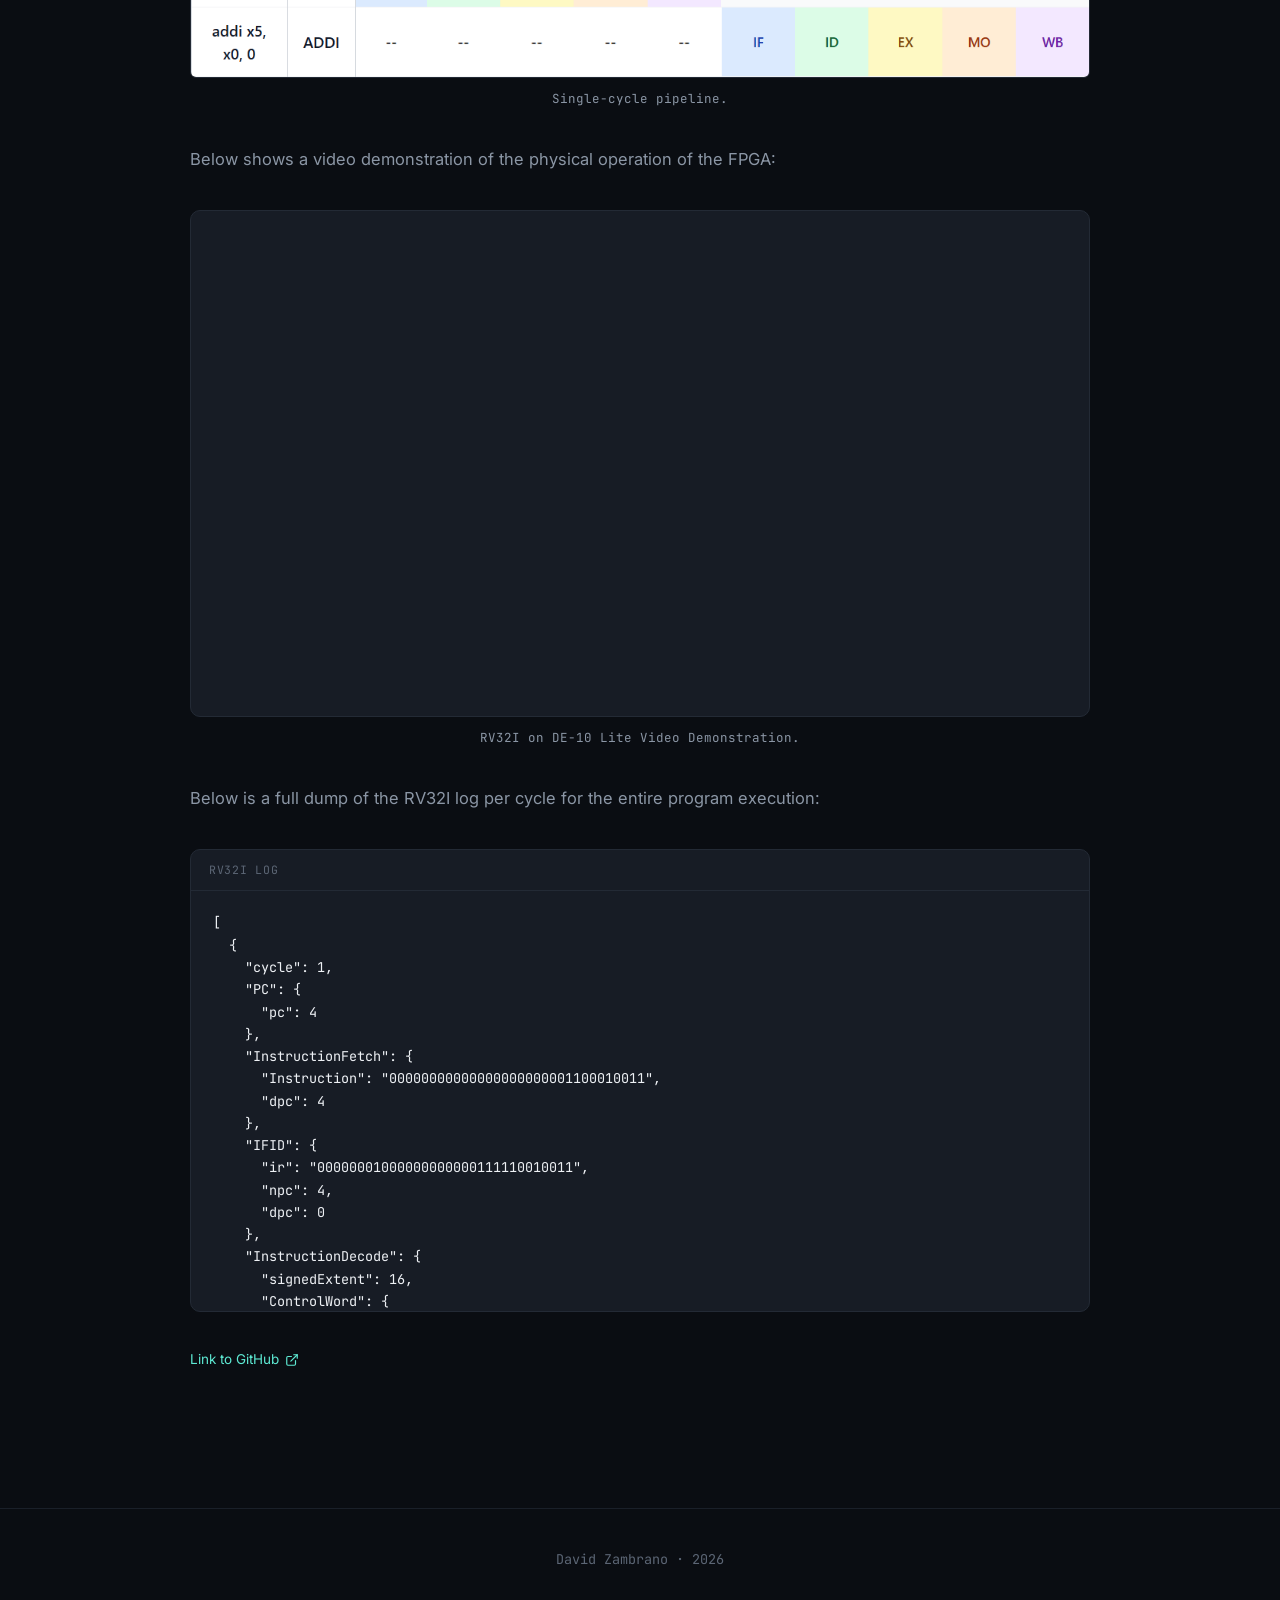
<file: projects/risc-v-32I.html>
<!DOCTYPE html>
<html lang="en">

<head>

<link rel="stylesheet" href="../style.css">
<meta charset="UTF-8">
<meta name="viewport" content="width=device-width, initial-scale=1.0">
<title>RISC-V 32I FPGA</title>
<meta name="description" content="custom nerf blaster">
<link rel="icon" href="data:image/svg+xml,%3Csvg xmlns='http://www.w3.org/2000/svg' viewBox='0 0 32 32'%3E%3Crect width='32' height='32' rx='8' fill='%230a0d12'/%3E%3Ccircle cx='16' cy='16' r='6' fill='%235eead4'/%3E%3C/svg%3E">
<link rel="preconnect" href="https://fonts.googleapis.com">
<link rel="preconnect" href="https://fonts.gstatic.com" crossorigin>
<link href="https://fonts.googleapis.com/css2?family=Space+Grotesk:wght@500;600;700&family=Inter:wght@400;500;600&family=JetBrains+Mono:wght@400;500&display=swap" rel="stylesheet">
</head>

<body>
<script src="../script.js"></script>
<a class="skip-link" href="#main">Skip to content</a>

<header class="site-nav">
  <div class="container">
    <a href="../about" class="brand"><span class="brand-dot"></span>David Zambrano</a>
    <nav class="nav-links" id="nav-links">
      <a href="../about">About</a>
      <a href="../projects" aria-current="page">Projects</a>
      <a href="../resume">Resume</a>
      <a href="https://www.linkedin.com/in/davidizambrano/" target="_blank" rel="noopener noreferrer">LinkedIn</a>
      <a href="https://github.com/TheDogIsHungry" target="_blank" rel="noopener noreferrer">GitHub</a>
      <a href="https://dot.cards/davidzambrano" target="_blank" rel="noopener noreferrer">Contact</a>
      <a href="blog.html">Blog</a>
    </nav>
    <button class="nav-toggle" aria-label="Toggle menu" aria-expanded="false" aria-controls="nav-links">
      <svg viewBox="0 0 24 24" fill="none" stroke="currentColor" stroke-width="1.8" stroke-linecap="round"><line x1="3" y1="6" x2="21" y2="6"/><line x1="3" y1="12" x2="21" y2="12"/><line x1="3" y1="18" x2="21" y2="18"/></svg>
    </button>
  </div>
</header>

<main id="main">
  <div class="container page-head">
    <a class="back-link" href="../projects">
      <svg viewBox="0 0 24 24" fill="none" stroke="currentColor" stroke-width="2" stroke-linecap="round" stroke-linejoin="round"><line x1="19" y1="12" x2="5" y2="12"/><polyline points="12 19 5 12 12 5"/></svg>
      Back to projects
    </a>
    <div class="mark"></div>
    <span class="eyebrow" style="margin-bottom:10px; display:block;">Project</span>
    <h1>RISC-V 32I Processor on DE-10 Lite FPGA</h1>
    <div class="card-tags" style="margin-top:10px;">
    <span class="tag">Verilog / SystemVerilog</span>
    <span class="tag">Intel Quartus Prime</span>
    <span class="tag">FPGA</span>
    <span class="tag">Computer Architecture</span>

    </div>
  </div>

  <section style="padding-top:16px;">
    <div class="container">
      <div class="doc-content reveal">

        <h2>Background</h2>
        <p> This FPGA exploration was part of my Computer Engineering Design Lab 2 course, in which we heavily studied computer architecture. Here, we implemented
          a RV32I single-cycle core with 23 total instructions including arithmetic and branch logic instructions. This was implemented onto the DE-10 Lite FPGA, on the 
          Intel Quartus Prime design software. The final goal was to calculate the Fibonacci sequence (starting from 0 & 1) for 15 iterations. This was done recursively 
          using branch logic instructions.
        </p>


        <h2>Technical Overview</h2>

        <p> The FPGA is programmed in such a way that allows a user to increment the program counter (PC) to step through each execution instruction of the program.
          To do so, the on-board buttons and switches are utilized for control, while the LEDs display either the current PC value or a value stored in memory:
        </p>

        <p><strong>Key[0]:</strong> Resets the Program Counter. </p>
        <p><strong>Key[1]:</strong> Increments the Program Counter. </p>
        <p><strong>Sw[9]:</strong> <u>ON:</u> LEDs displays the Program Counter <u>OFF:</u> LEDs displays the contents of the memory address selected based on the switches. </p>
        <p><strong>SW[7:0]:</strong> Select which memory address is selected to display data on LEDs when SW[9] is <u>ON</u></p>

        <p> With this scheme, the user can view how the RV32I core recursively calculates the Fibonacci sequence one instruction at at time.
        </p>

        <p> For loading a program, a simple .txt file is loaded as a ROM where each instruction is pasted as machine code (fixed 32-bit length). We used the online simulator 
          <a href="https://venus.kvakil.me/" target="_blank" rel="noopener noreferrer"><strong><u>Venus</u></strong></a> to write a RISC-V assembly program, then
          used the built-in converter to get the machine code. From here, we could upload to the DE-10 from Intel Quartus and begin incrementing the PC.
        </p>




        <figure class="doc-figure">
          <div class="media-slot no-crop">
            <img src="../Images/DE10Lite.jpg" alt="DE10" loading="lazy"
                 onerror="this.style.display='none'; this.nextElementSibling.style.display='flex';">
            <div class="media-fallback">
              <svg viewBox="0 0 24 24" fill="none" stroke="currentColor" stroke-width="1.6" stroke-linecap="round" stroke-linejoin="round"><rect x="3" y="3" width="18" height="18" rx="2"/><circle cx="8.5" cy="8.5" r="1.5"/><polyline points="21 15 16 10 5 21"/></svg>
            </div>
          </div>
          <figcaption>Intel DE-10 Lite FPGA</figcaption>
        </figure>

        <h2>Technical Overview</h2>

        <p> For this project, our goal was to implement 10 additional arithmetic and branch logic instructions within the RV32I single-cycle core. These included xor, xori, sll, slli,
          srl, slli, srl, srli, sra, bne, blt, & bge. Our ALU handled some of these instructions directly, while others required our datapath to determine the next PC value depending on branch logic outputs.
        </p>

        <p>Below is our assembly program:</p>
       
        <div class="doc-code">
          <div class="doc-code-label">RV32I Fibonacci(15) Assembly</div>
          <pre><code>
addi x31, x0, 16      # Fibb(15) 
addi x5, x0, 0        # increment 
addi x6, x0, 0        # x6 is result register
addi x7, x0, 1        # x
addi x8, x0, 0        # y

recheck:

bne x5, x31, loop    # if less than 16 iteration, go to loop
beq x5, x31, exit    # if not, go to exit. (break)

loop:

sw x8, 0(x29)        # store in memory location on loop
addi x9, x7, 0       # x9 is temp, temp = x 
add x7, x7, x8       # x = x + y 
addi x8, x9, 0       # y = temp 

addi x5, x5, 1       # increment++ 
slli x29, x5, 2      # increment * 4 to put into memory 

bne x5, x31, recheck # go back to main check 

exit: </code></pre>
        </div>

        <p>In the way this is written, each calculated Fibonacci number writes from 0x0 to 0xF in order, then exits. This may cause memory corruptions within 
          Venus and some other RISC-V simulators, in which the program writes over itself, but in real world testing our program is stored away from these 
          memory addresses within the RAM stack. Solving this within the simulator involves just changing the offset of register x29 to 64.
        </p>

         <figure class="doc-figure">
          <div class="media-slot no-crop">
            <img src="../Images/RISC-V/RiscV.png" alt="mycompoot" loading="lazy"
                 onerror="this.style.display='none'; this.nextElementSibling.style.display='flex';">
            <div class="media-fallback">
              <svg viewBox="0 0 24 24" fill="none" stroke="currentColor" stroke-width="1.6" stroke-linecap="round" stroke-linejoin="round"><rect x="3" y="3" width="18" height="18" rx="2"/><circle cx="8.5" cy="8.5" r="1.5"/><polyline points="21 15 16 10 5 21"/></svg>
            </div>
          </div>
          <figcaption>Intel Quartus Prime Top RTL Layer</figcaption>
        </figure>

        <p>The RTL viewer within Quartus allows us to see our RV32I machine in full. Above is the topmost RTL layer where we see how the internal clock as well as the 
          physical inputs (buttons &amp; switches) interact with the SystemVerilog modules.
        </p>

          <figure class="doc-figure">
          <div class="media-slot no-crop">
            <img src="../Images/RISC-V/2nd.png" alt="mycompoot" loading="lazy"
                 onerror="this.style.display='none'; this.nextElementSibling.style.display='flex';">
            <div class="media-fallback">
              <svg viewBox="0 0 24 24" fill="none" stroke="currentColor" stroke-width="1.6" stroke-linecap="round" stroke-linejoin="round"><rect x="3" y="3" width="18" height="18" rx="2"/><circle cx="8.5" cy="8.5" r="1.5"/><polyline points="21 15 16 10 5 21"/></svg>
            </div>
          </div>
          <figcaption>Intel Quartus Prime Single Core Layer</figcaption>
        </figure>

        <p>Deeper into the RTL viewer we can see the RV32I core itself, consisting of the main controller and the datapath.
        </p>

        <figure class="doc-figure">
          <div class="media-slot no-crop">
            <img src="../Images/RISC-V/3rd.png" alt="mycompoot" loading="lazy"
                 onerror="this.style.display='none'; this.nextElementSibling.style.display='flex';">
            <div class="media-fallback">
              <svg viewBox="0 0 24 24" fill="none" stroke="currentColor" stroke-width="1.6" stroke-linecap="round" stroke-linejoin="round"><rect x="3" y="3" width="18" height="18" rx="2"/><circle cx="8.5" cy="8.5" r="1.5"/><polyline points="21 15 16 10 5 21"/></svg>
            </div>
          </div>
          <figcaption>Intel Quartus Prime Controller Layer</figcaption>
        </figure>

        <p>Within the controller we have our binary instruction inputs which are decoded for the determining ALU, write, and branch operations.
        </p>
        
        <figure class="doc-figure">
          <div class="media-slot no-crop">
            <img src="../Images/RISC-V/4th.png" alt="mycompoot" loading="lazy"
                 onerror="this.style.display='none'; this.nextElementSibling.style.display='flex';">
            <div class="media-fallback">
              <svg viewBox="0 0 24 24" fill="none" stroke="currentColor" stroke-width="1.6" stroke-linecap="round" stroke-linejoin="round"><rect x="3" y="3" width="18" height="18" rx="2"/><circle cx="8.5" cy="8.5" r="1.5"/><polyline points="21 15 16 10 5 21"/></svg>
            </div>
          </div>
          <figcaption>Intel Quartus Prime Datapath Layer</figcaption>
        </figure>

        <p>The datapath then contains the ALU itself and writes to memory accordingly, as well as setting the PC. From here, the cycle repeats!
        </p>
        
        


          

        <h2>Results</h2>

        <figure class="doc-figure">
          <div class="doc-gif">
            <img src="../Images/RISC-V/RV32Cycle.gif" alt="LOOPY" loading="lazy"
                 onerror="this.style.display='none'; this.nextElementSibling.style.display='flex';">
            <div class="media-fallback">
              <svg viewBox="0 0 24 24" fill="none" stroke="currentColor" stroke-width="1.6" stroke-linecap="round" stroke-linejoin="round"><rect x="3" y="3" width="18" height="18" rx="2"/><circle cx="8.5" cy="8.5" r="1.5"/><polyline points="21 15 16 10 5 21"/></svg>
            </div>
          </div>
          <figcaption>Simulation Result: RISC-V architecture executing instructions (PC loops from 24 to 60 to calculate Fibonacci(15)). </figcaption>
        </figure>

      <p> The program when executed in full runs through ~168 total cycles to calculate Fibb(0) through Fibb(15). The majority of those cycles involve branching 
        from recheck to loop and vice versa. The above gif demonstrates the PC moving from 0 -> 60, then from 24 -> 60 and 60 -> 24. Important to note is that this diagram
        shows a pipelined CPU, whereas ours operates in single-cycle format. This is merely meant to show our PC in action.

      <p> Below shows our pipelining diagram for the first 2 instructions, in which we can see how this is strictly a single-cycle CPU, in which each clock cycle goes through all 5 stages of the pipeline
        before another instruction is fetched.
      </p>

      <figure class="doc-figure">
          <div class="media-slot no-crop">
            <img src="../Images/RISC-V/Pipeline.png" alt="PIPE" loading="lazy"
                 onerror="this.style.display='none'; this.nextElementSibling.style.display='flex';">
            <div class="media-fallback">
              <svg viewBox="0 0 24 24" fill="none" stroke="currentColor" stroke-width="1.6" stroke-linecap="round" stroke-linejoin="round"><rect x="3" y="3" width="18" height="18" rx="2"/><circle cx="8.5" cy="8.5" r="1.5"/><polyline points="21 15 16 10 5 21"/></svg>
            </div>
          </div>
          <figcaption>Single-cycle pipeline.</figcaption>
      </figure>

            <p> Below shows a video demonstration of the physical operation of the FPGA:
      </p>

      <figure class="doc-figure">
          <div class="doc-video">
             <iframe src="https://www.youtube.com/embed/Hb-hHEWmeYw?modestbranding=1&rel=0&iv_load_policy=3&color=white" title="FPGADemo"
                      loading="lazy"
                      allow="accelerometer; autoplay; clipboard-write; encrypted-media; gyroscope; picture-in-picture; web-share"
                allowfullscreen>
              </iframe>
          </div>
          <figcaption>RV32I on DE-10 Lite Video Demonstration.</figcaption>
      </figure>


      <p>Below is a full dump of the RV32I log per cycle for the entire program execution:</p>

      <div class="doc-code" data-src="../files/RISC-V_log.txt">
          <div class="doc-code-label">RV32I Log</div>
          <pre><code>Failed to load file.</code></pre>
      </div>



      



        <div class="card-links" style="margin-top:8px;">
          <a href="https://github.com/DriftLoki/RV32I-Processor" target="_blank" rel="noopener">Link to GitHub
            <svg viewBox="0 0 24 24" fill="none" stroke="currentColor" stroke-width="2" stroke-linecap="round" stroke-linejoin="round"><path d="M18 13v6a2 2 0 0 1-2 2H5a2 2 0 0 1-2-2V8a2 2 0 0 1 2-2h6"/><polyline points="15 3 21 3 21 9"/><line x1="10" y1="14" x2="21" y2="3"/></svg>
          </a>
        </div>

      </div>
    </div>
  </section>
</main>

<footer class="site-footer">
  <div style="display: flex; justify-content: center;">
    <p class="footer-copy">David Zambrano · <span data-year></span> </p>
  </div>
</footer>

</body>
</html>
</file>
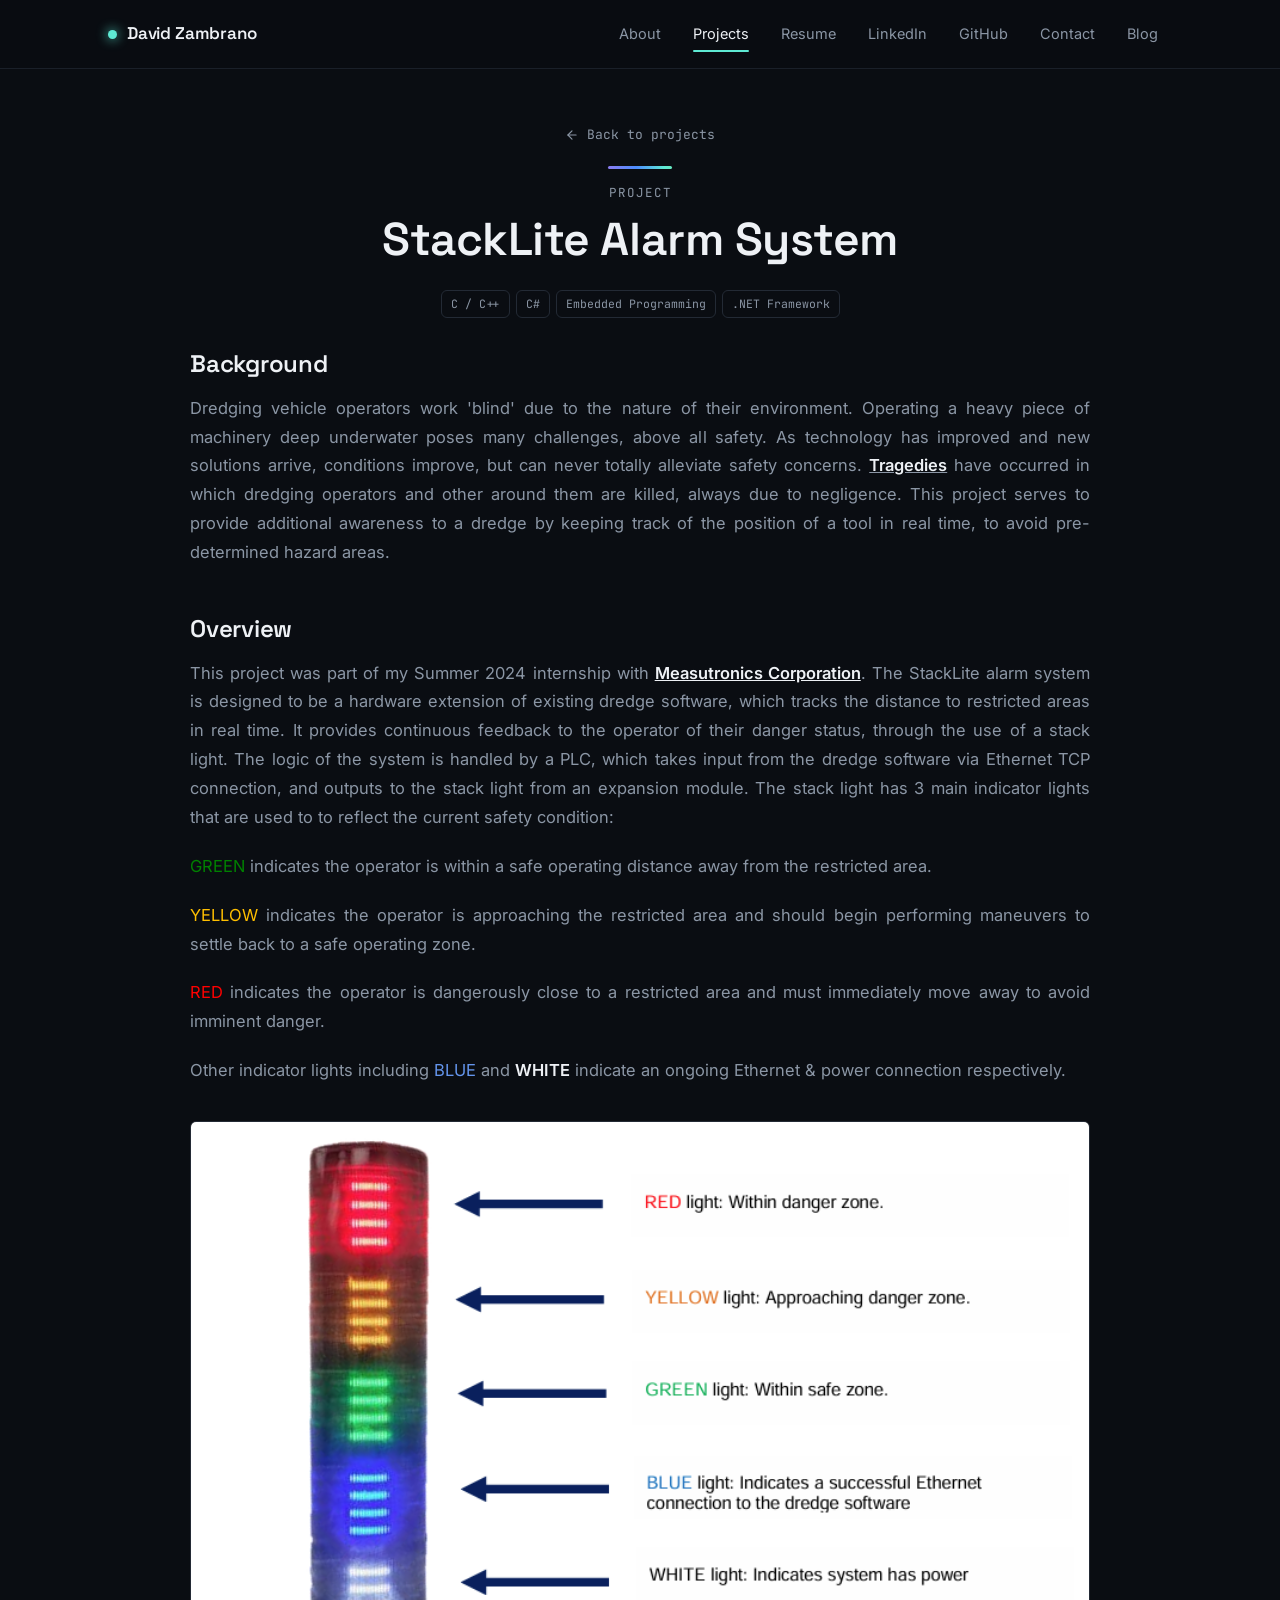
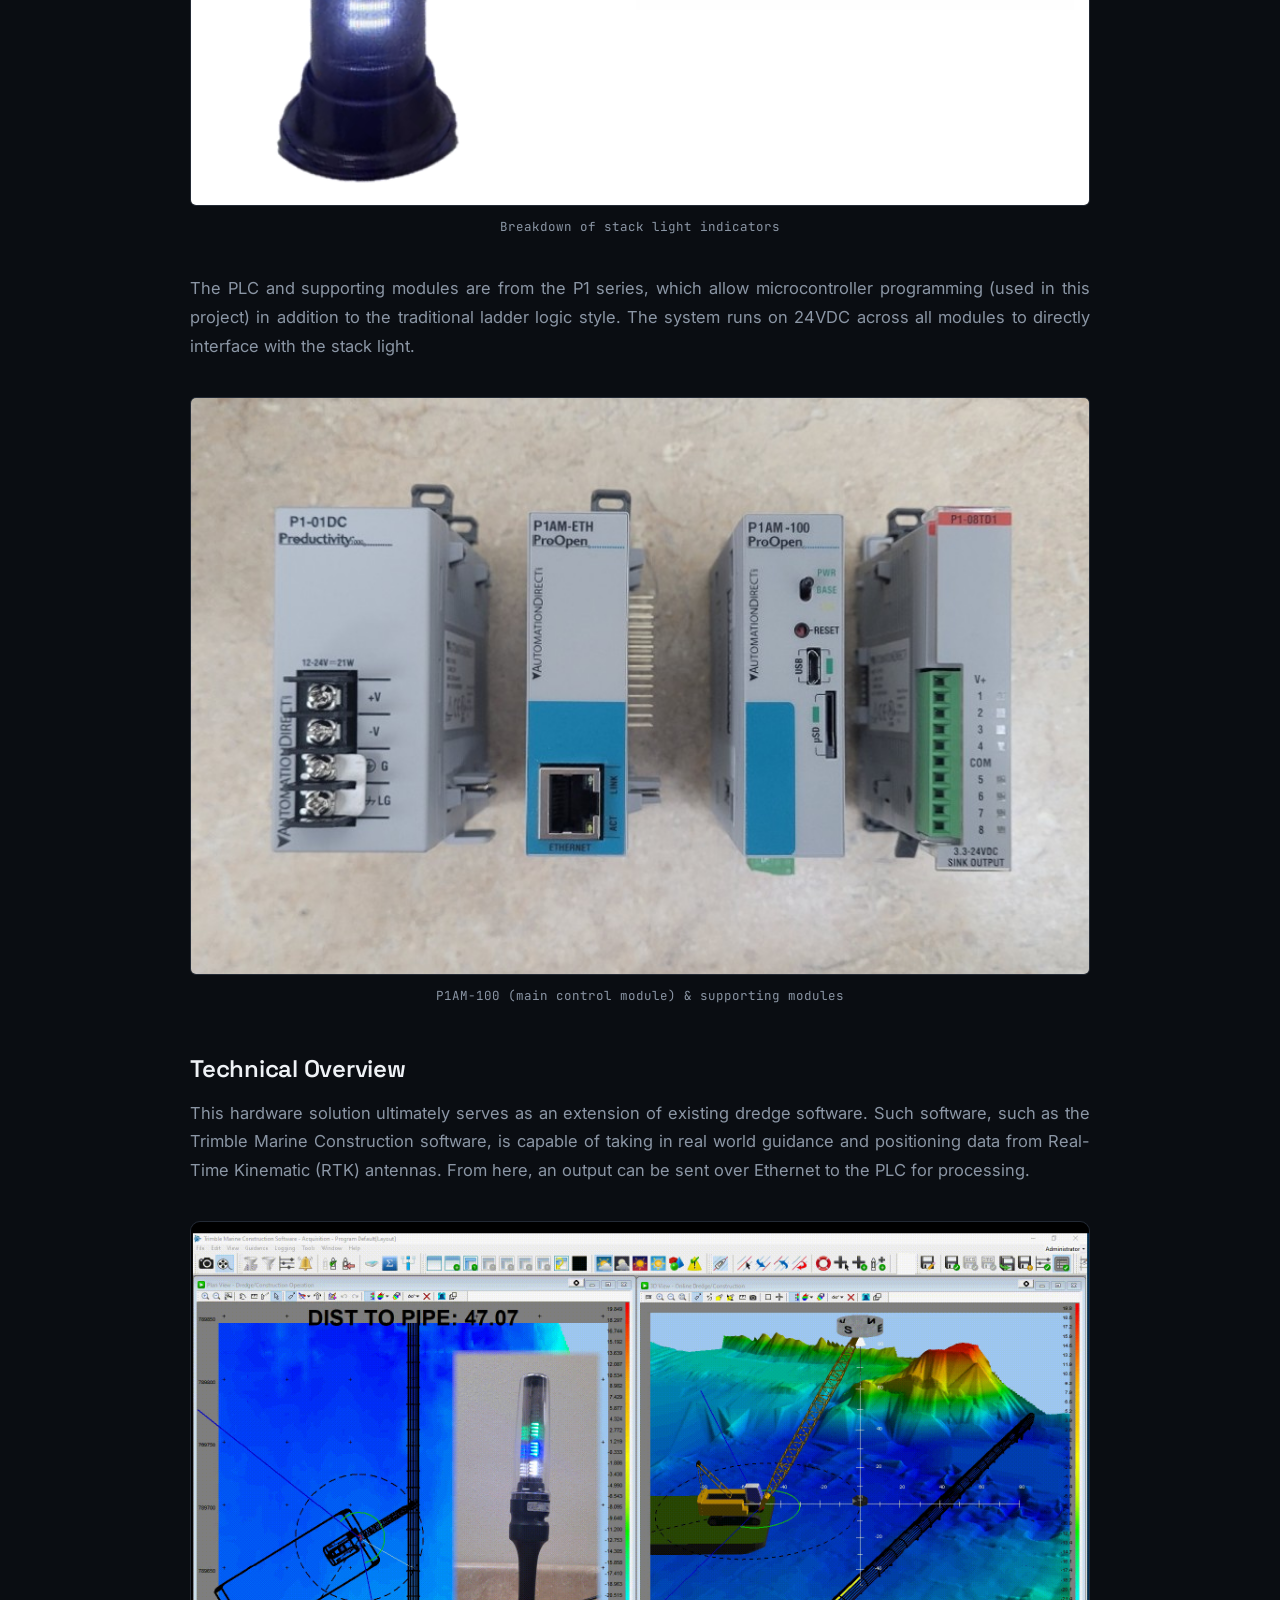
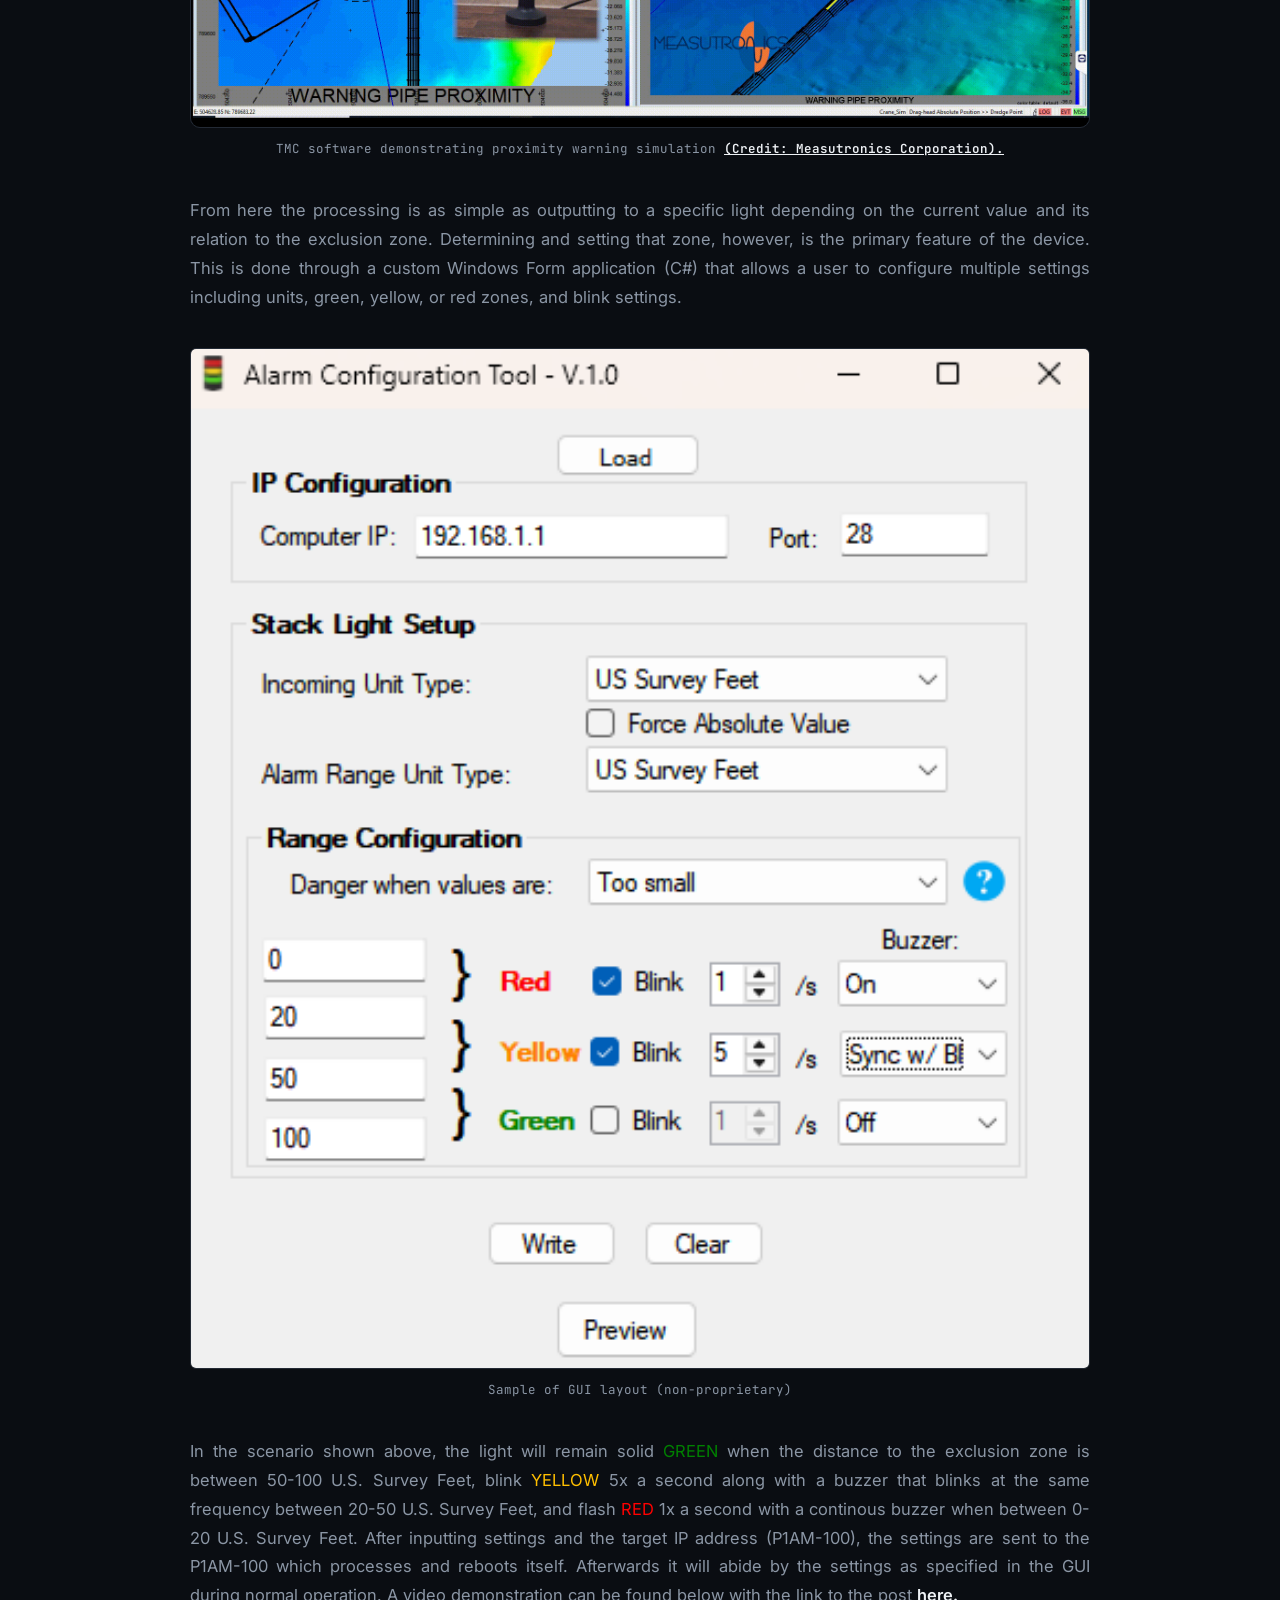
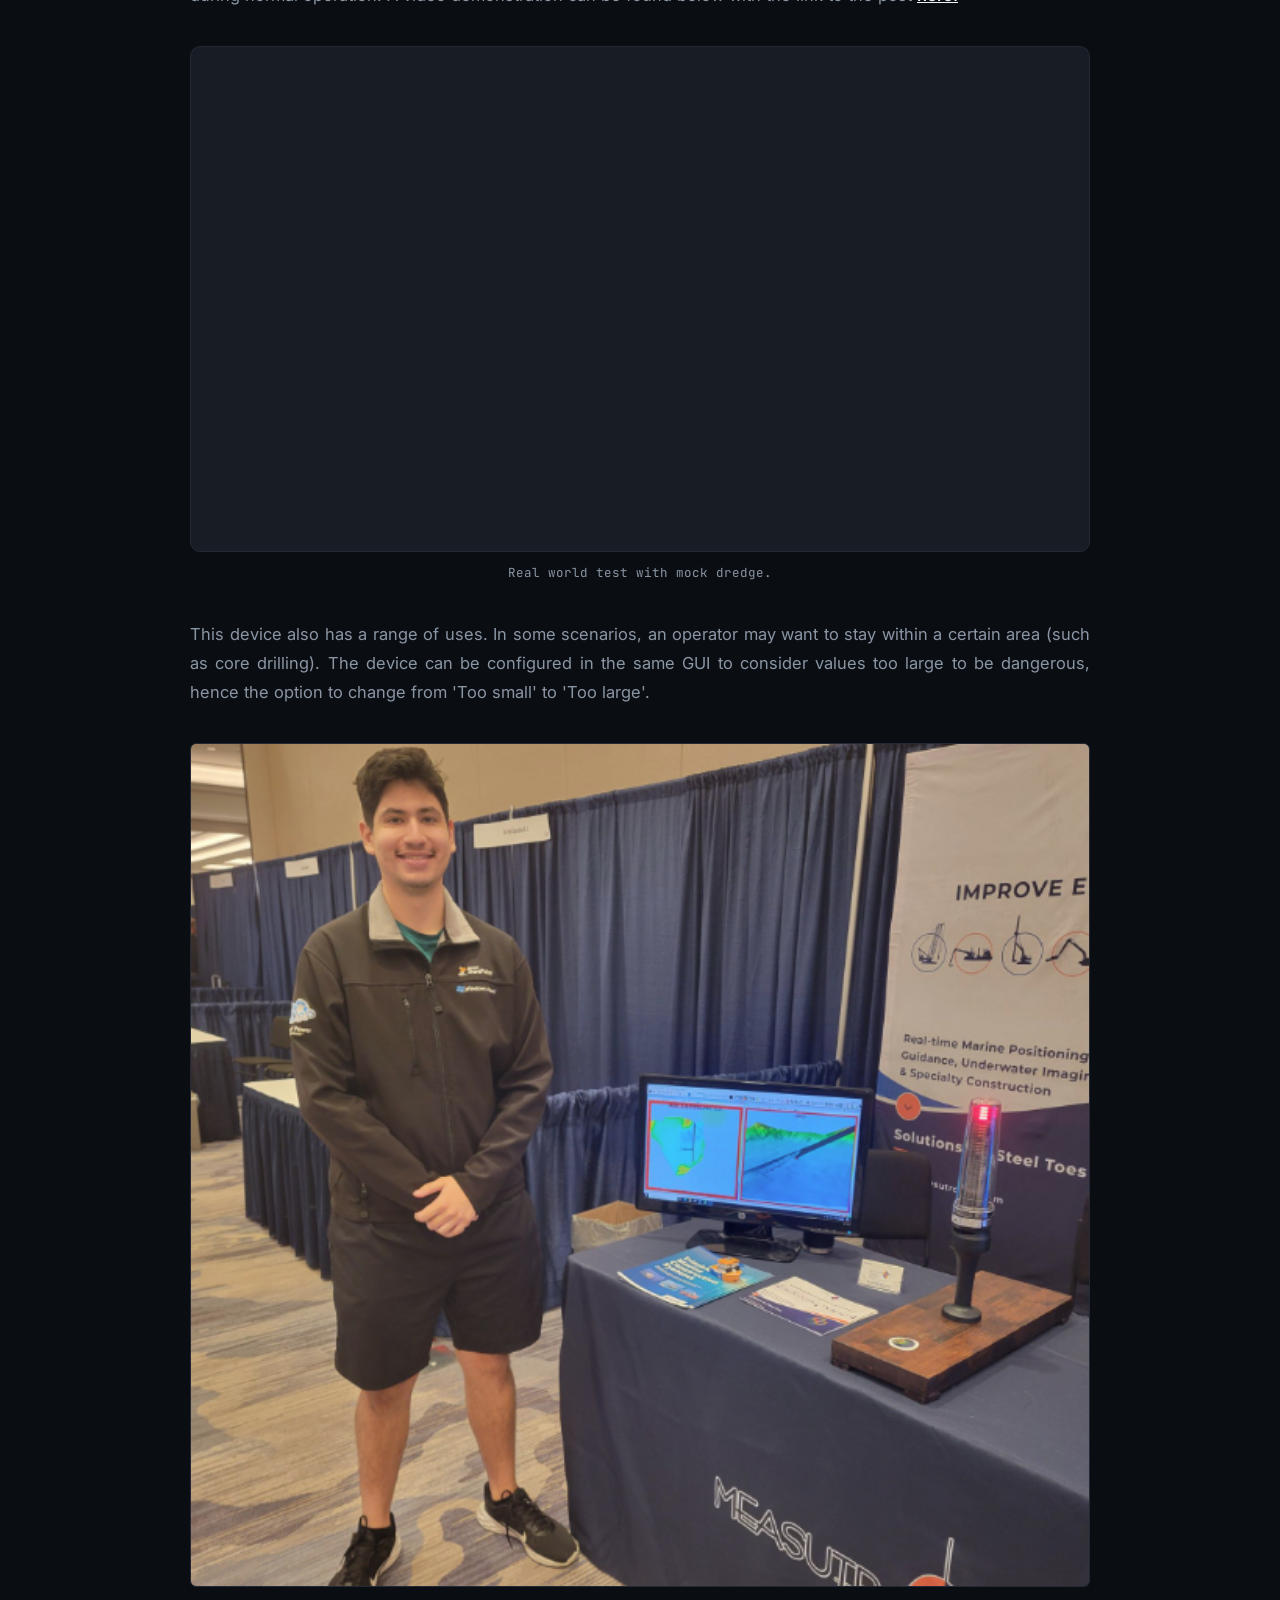
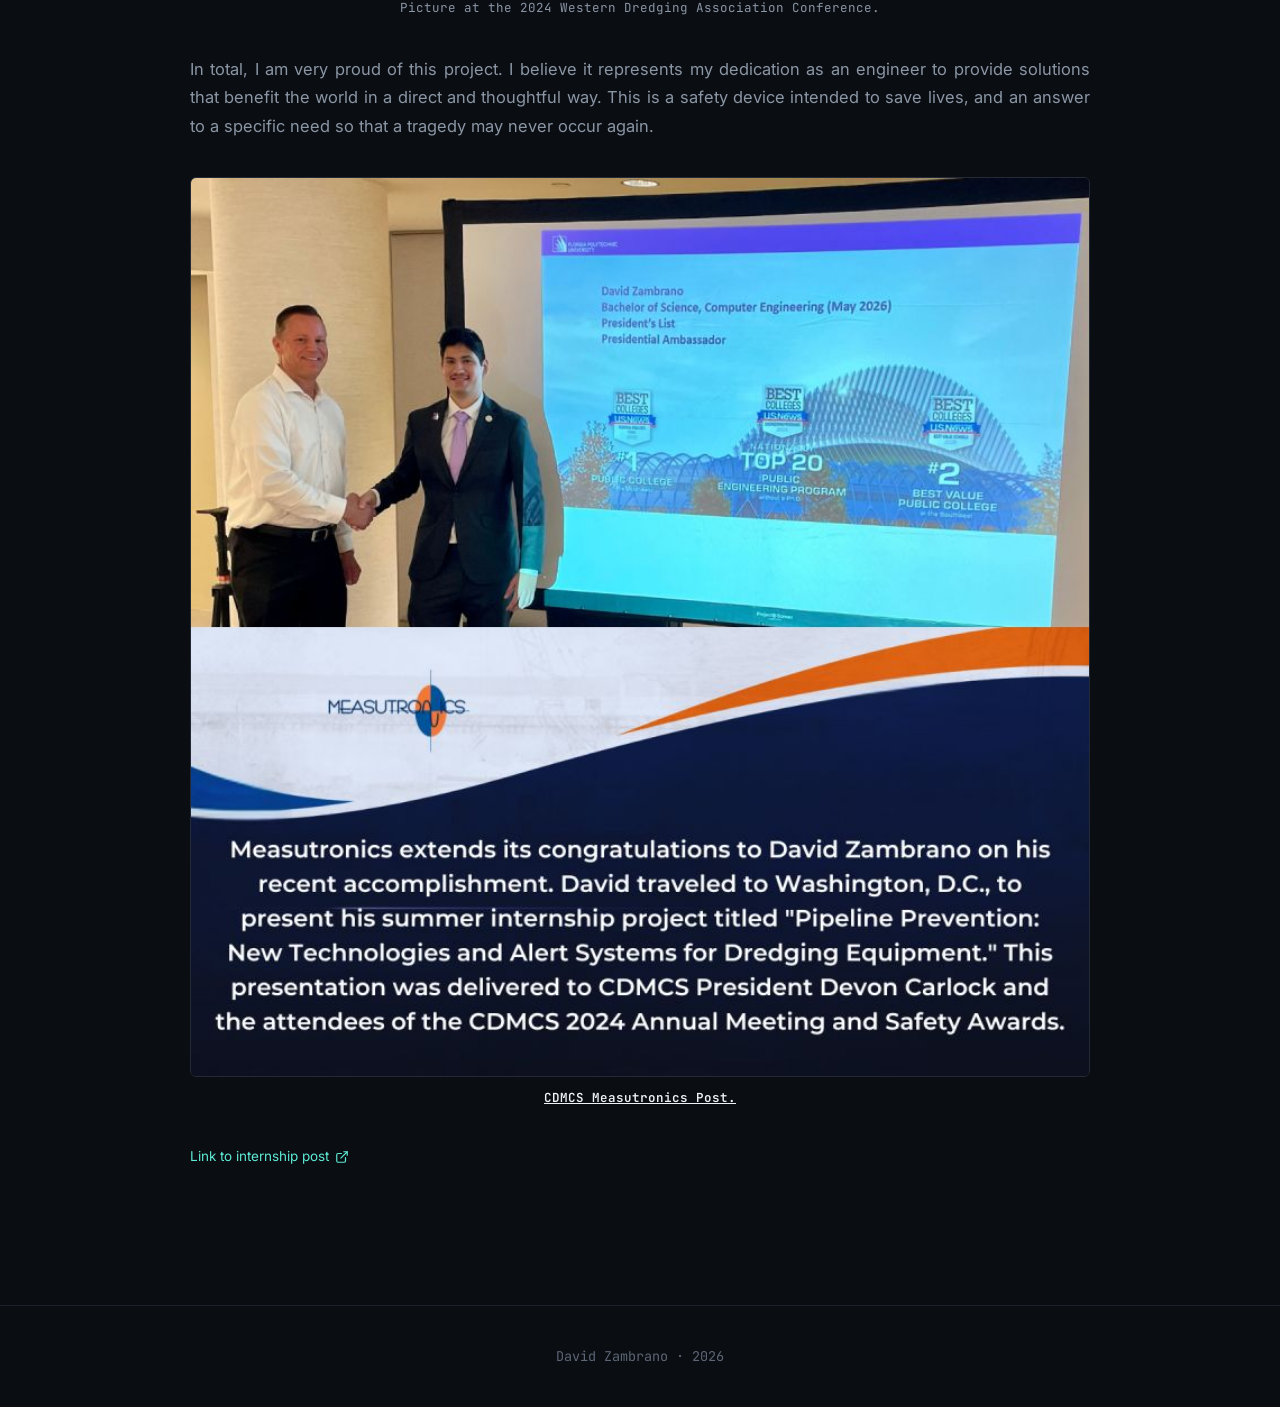
<file: projects/stacklite.html>
<!DOCTYPE html>
<html lang="en">

<head>

<link rel="stylesheet" href="../style.css">
<meta charset="UTF-8">
<meta name="viewport" content="width=device-width, initial-scale=1.0">
<title>StackLite Alarm System</title>
<meta name="description" content="custom nerf blaster">
<link rel="icon" href="data:image/svg+xml,%3Csvg xmlns='http://www.w3.org/2000/svg' viewBox='0 0 32 32'%3E%3Crect width='32' height='32' rx='8' fill='%230a0d12'/%3E%3Ccircle cx='16' cy='16' r='6' fill='%235eead4'/%3E%3C/svg%3E">
<link rel="preconnect" href="https://fonts.googleapis.com">
<link rel="preconnect" href="https://fonts.gstatic.com" crossorigin>
<link href="https://fonts.googleapis.com/css2?family=Space+Grotesk:wght@500;600;700&family=Inter:wght@400;500;600&family=JetBrains+Mono:wght@400;500&display=swap" rel="stylesheet">
</head>

<body>
<script src="../script.js"></script>
<a class="skip-link" href="#main">Skip to content</a>

<header class="site-nav">
  <div class="container">
    <a href="../about" class="brand"><span class="brand-dot"></span>David Zambrano</a>
    <nav class="nav-links" id="nav-links">
      <a href="../about">About</a>
      <a href="../projects" aria-current="page">Projects</a>
      <a href="../resume">Resume</a>
      <a href="https://www.linkedin.com/in/davidizambrano/" target="_blank" rel="noopener noreferrer">LinkedIn</a>
      <a href="https://github.com/TheDogIsHungry" target="_blank" rel="noopener noreferrer">GitHub</a>
      <a href="https://dot.cards/davidzambrano" target="_blank" rel="noopener noreferrer">Contact</a>
      <a href="blog.html">Blog</a>
    </nav>
    <button class="nav-toggle" aria-label="Toggle menu" aria-expanded="false" aria-controls="nav-links">
      <svg viewBox="0 0 24 24" fill="none" stroke="currentColor" stroke-width="1.8" stroke-linecap="round"><line x1="3" y1="6" x2="21" y2="6"/><line x1="3" y1="12" x2="21" y2="12"/><line x1="3" y1="18" x2="21" y2="18"/></svg>
    </button>
  </div>
</header>

<main id="main">
  <div class="container page-head">
    <a class="back-link" href="../projects">
      <svg viewBox="0 0 24 24" fill="none" stroke="currentColor" stroke-width="2" stroke-linecap="round" stroke-linejoin="round"><line x1="19" y1="12" x2="5" y2="12"/><polyline points="12 19 5 12 12 5"/></svg>
      Back to projects
    </a>
    <div class="mark"></div>
    <span class="eyebrow" style="margin-bottom:10px; display:block;">Project</span>
    <h1>StackLite Alarm System</h1>
    <div class="card-tags" style="margin-top:10px;">
      <span class="tag">C / C++</span>
      <span class="tag">C#</span>
      <span class="tag">Embedded Programming</span>
      <span class="tag">.NET Framework</span>
    </div>
  </div>

  <section style="padding-top:16px;">
    <div class="container">
      <div class="doc-content reveal">

        <h2>Background</h2>
        <p> Dredging vehicle operators work 'blind' due to the nature of their environment. Operating a heavy piece of machinery deep underwater poses many challenges,
          above all safety. As technology has improved and new solutions arrive, conditions improve, but can never totally alleviate safety concerns. 
           <a href="https://www.ntsb.gov/news/events/Pages/2021-DCA20FM026-BMG.aspx" target="_blank" rel="noopener noreferrer"><u><strong>Tragedies</strong></u></a> have occurred in which dredging operators and other around them are killed, always due to negligence. This project serves to provide additional
           awareness to a dredge by keeping track of the position of a tool in real time, to avoid pre-determined hazard areas.
        </p>

        <h2>Overview</h2>
        <p> This project was part of my Summer 2024 internship with <a href="https://www.linkedin.com/company/measutronics-corporation/posts/" target="_blank" rel="noopener noreferrer"><strong><u>Measutronics Corporation</u></strong></a>. The StackLite alarm system is designed to be a hardware extension of existing dredge software, which 
            tracks the distance to restricted areas in real time. It provides continuous feedback to the 
            operator of their danger status, through the use of a stack light. The logic of the system is 
            handled by a PLC, which takes input from the dredge software via Ethernet TCP connection, 
            and outputs to the stack light from an expansion module. The stack light has 3 main indicator 
            lights that are used to to reflect the current safety condition: 
        </p>
        <p><span style="color: green;">GREEN</span> indicates the operator is within a safe operating distance away from the restricted area.  </p>
        <p><span style="color: #FFBF00;">YELLOW</span> indicates the operator is approaching the restricted area and should begin performing 
            maneuvers to settle back to a safe operating zone.  </p>  
        <p> <span style="color: red;">RED</span> indicates the operator is dangerously close to a restricted area and must immediately 
            move away to avoid imminent danger.</p>
        <p>Other indicator lights including <span style="color: cornflowerblue;">BLUE</span> and <strong>WHITE</strong> indicate an ongoing Ethernet &amp; power connection respectively.</p>



        <figure class="doc-figure">
          <div class="media-slot no-crop">
            <img src="../Images/StackLite/ColorIndicators.png" alt="LightIndication" loading="lazy"
                 onerror="this.style.display='none'; this.nextElementSibling.style.display='flex';">
            <div class="media-fallback">
              <svg viewBox="0 0 24 24" fill="none" stroke="currentColor" stroke-width="1.6" stroke-linecap="round" stroke-linejoin="round"><rect x="3" y="3" width="18" height="18" rx="2"/><circle cx="8.5" cy="8.5" r="1.5"/><polyline points="21 15 16 10 5 21"/></svg>
            </div>
          </div>
          <figcaption>Breakdown of stack light indicators</figcaption>
        </figure>

        <p> The PLC and supporting modules are from the P1 series, which allow microcontroller programming (used in this project) 
          in addition to the traditional ladder logic style. The system runs on 24VDC across all modules to directly interface with the stack light. 
        </p>
        

         <figure class="doc-figure">
          <div class="media-slot">
            <img src="../Images/StackLite/Components.jpg" alt="PLC" loading="lazy"
                 onerror="this.style.display='none'; this.nextElementSibling.style.display='flex';">
            <div class="media-fallback">
              <svg viewBox="0 0 24 24" fill="none" stroke="currentColor" stroke-width="1.6" stroke-linecap="round" stroke-linejoin="round"><rect x="3" y="3" width="18" height="18" rx="2"/><circle cx="8.5" cy="8.5" r="1.5"/><polyline points="21 15 16 10 5 21"/></svg>
              <span>PLC</span>
            </div>
          </div>
          <figcaption>P1AM-100 (main control module) &amp; supporting modules</figcaption>
        </figure>



        <h2>Technical Overview</h2>
        <p> This hardware solution ultimately serves as an extension of existing dredge software. Such software, such as the Trimble Marine Construction software,
          is capable of taking in real world guidance and positioning data from Real-Time Kinematic (RTK) antennas. From here, an output can be sent over Ethernet
          to the PLC for processing.
        </p>


         <figure class="doc-figure">
          <div class="doc-gif">
            <img src="../Images/StackLite/TMCDemo.gif" alt="TMC" loading="lazy"
                 onerror="this.style.display='none'; this.nextElementSibling.style.display='flex';">
            <div class="media-fallback">
              <svg viewBox="0 0 24 24" fill="none" stroke="currentColor" stroke-width="1.6" stroke-linecap="round" stroke-linejoin="round"><rect x="3" y="3" width="18" height="18" rx="2"/><circle cx="8.5" cy="8.5" r="1.5"/><polyline points="21 15 16 10 5 21"/></svg>
            </div>
          </div>
          <figcaption>TMC software demonstrating proximity warning simulation <a href="https://measutronics.com/solutions/machine-guidance-positioning/" target="_blank" rel="noopener noreferrer"><strong><u>(Credit: Measutronics Corporation).</u></strong></a></figcaption>
         </figure>

        <p>
          From here the processing is as simple as outputting to a specific light depending on the current value and its relation to the exclusion zone. Determining and setting that zone, however, is the primary
          feature of the device. This is done through a custom Windows Form application (C#) that allows a user to configure multiple settings including units,
          green, yellow, or red zones, and blink settings.
        </p>

         <figure class="doc-figure">
          <div class="media-slot no-crop">
            <img src="../Images/StackLite/GUI.png" alt="TMC" loading="lazy"
                 onerror="this.style.display='none'; this.nextElementSibling.style.display='flex';">
            <div class="media-fallback">
              <svg viewBox="0 0 24 24" fill="none" stroke="currentColor" stroke-width="1.6" stroke-linecap="round" stroke-linejoin="round"><rect x="3" y="3" width="18" height="18" rx="2"/><circle cx="8.5" cy="8.5" r="1.5"/><polyline points="21 15 16 10 5 21"/></svg>
            </div>
          </div>
          <figcaption>Sample of GUI layout (non-proprietary) </figcaption>
         </figure>
        

        <p>
          In the scenario shown above, the light will remain solid <span style="color: green;">GREEN</span> when the distance to the exclusion zone is between 50-100 U.S. Survey Feet,
          blink <span style="color: #FFBF00;">YELLOW</span> 5x a second along with a buzzer that blinks at the same frequency between 20-50 U.S. Survey Feet, and flash
          <span style="color: red">RED</span> 1x a second with a continous buzzer when
          between 0-20 U.S. Survey Feet.
          After inputting settings and the target IP address (P1AM-100), the settings are sent to the P1AM-100 which processes and reboots itself.
           Afterwards it will abide by the settings as specified in the GUI during normal operation. A video demonstration can be found below with the link to the post 
           <a href="https://www.linkedin.com/posts/davidizambrano_recently-i-tested-the-functionality-of-the-activity-7220475099978575872-QPWP/?utm_source=share&utm_medium=member_desktop&rcm=ACoAAD5o-54BLGFnLt1OQkhp9i-O49sz8Cco2Rg" target="_blank" rel="noopener noreferrer"><strong><u>here.</u></strong></a>
        </p>

   <figure class="doc-figure">
          <div class="doc-video">
             <iframe src="https://www.youtube.com/embed/HiY3AWdDB4Y?modestbranding=1&rel=0&iv_load_policy=3&color=white" title="StackLiteDemo"
                      loading="lazy"
                      allow="accelerometer; autoplay; clipboard-write; encrypted-media; gyroscope; picture-in-picture; web-share"
                allowfullscreen>
              </iframe>
          </div>
          <figcaption>Real world test with mock dredge.</figcaption>
      </figure>

        <p> This device also has a range of uses. In some scenarios, an operator may want to stay within a certain area (such as core drilling). The device can be configured in the same GUI
          to consider values too large to be dangerous, hence the option to change from 'Too small' to 'Too large'.
        </p>

        <figure class="doc-figure">
          <div class="media-slot no-crop">
            <img src="../Images/StackLite/Pose.png" alt="HeyNow" loading="lazy"
                 onerror="this.style.display='none'; this.nextElementSibling.style.display='flex';">
            <div class="media-fallback">
              <svg viewBox="0 0 24 24" fill="none" stroke="currentColor" stroke-width="1.6" stroke-linecap="round" stroke-linejoin="round"><rect x="3" y="3" width="18" height="18" rx="2"/><circle cx="8.5" cy="8.5" r="1.5"/><polyline points="21 15 16 10 5 21"/></svg>
            </div>
          </div>
          <figcaption>Picture at the 2024 Western Dredging Association Conference.</figcaption>
        </figure>

        <p>
          In total, I am very proud of this project. I believe it represents my dedication as an engineer to provide solutions that benefit the world in a direct 
          and thoughtful way. This is a safety device intended to save lives, and an answer to a specific need so that a tragedy may never occur again.  
        </p>
          
        <figure class="doc-figure">
          <div class="media-slot no-crop">
            <img src="../Images/StackLite/CDMCS.jpg" alt="HeyNow" loading="lazy"
                 onerror="this.style.display='none'; this.nextElementSibling.style.display='flex';">
            <div class="media-fallback">
              <svg viewBox="0 0 24 24" fill="none" stroke="currentColor" stroke-width="1.6" stroke-linecap="round" stroke-linejoin="round"><rect x="3" y="3" width="18" height="18" rx="2"/><circle cx="8.5" cy="8.5" r="1.5"/><polyline points="21 15 16 10 5 21"/></svg>
            </div>
          </div>
          <figcaption><a href="https://lnkd.in/p/ejC7D8Q3" target="_blank" rel="noopener noreferrer"><strong><u>CDMCS Measutronics Post.</u></strong></a></figcaption>
        </figure>


        <div class="card-links" style="margin-top:8px;">
          <a href="https://www.linkedin.com/posts/davidizambrano_last-week-i-wrapped-up-my-internship-with-activity-7228562354752364544-xS4F?utm_source=share&utm_medium=member_desktop&rcm=ACoAAD5o-54BLGFnLt1OQkhp9i-O49sz8Cco2Rg" target="_blank" rel="noopener">Link to internship post
            <svg viewBox="0 0 24 24" fill="none" stroke="currentColor" stroke-width="2" stroke-linecap="round" stroke-linejoin="round"><path d="M18 13v6a2 2 0 0 1-2 2H5a2 2 0 0 1-2-2V8a2 2 0 0 1 2-2h6"/><polyline points="15 3 21 3 21 9"/><line x1="10" y1="14" x2="21" y2="3"/></svg>
          </a>
        </div>

      </div>
    </div>
  </section>
</main>

<footer class="site-footer">
  <div style="display: flex; justify-content: center;">
    <p class="footer-copy">David Zambrano · <span data-year></span> </p>
  </div>
</footer>

</body>
</html>
</file>
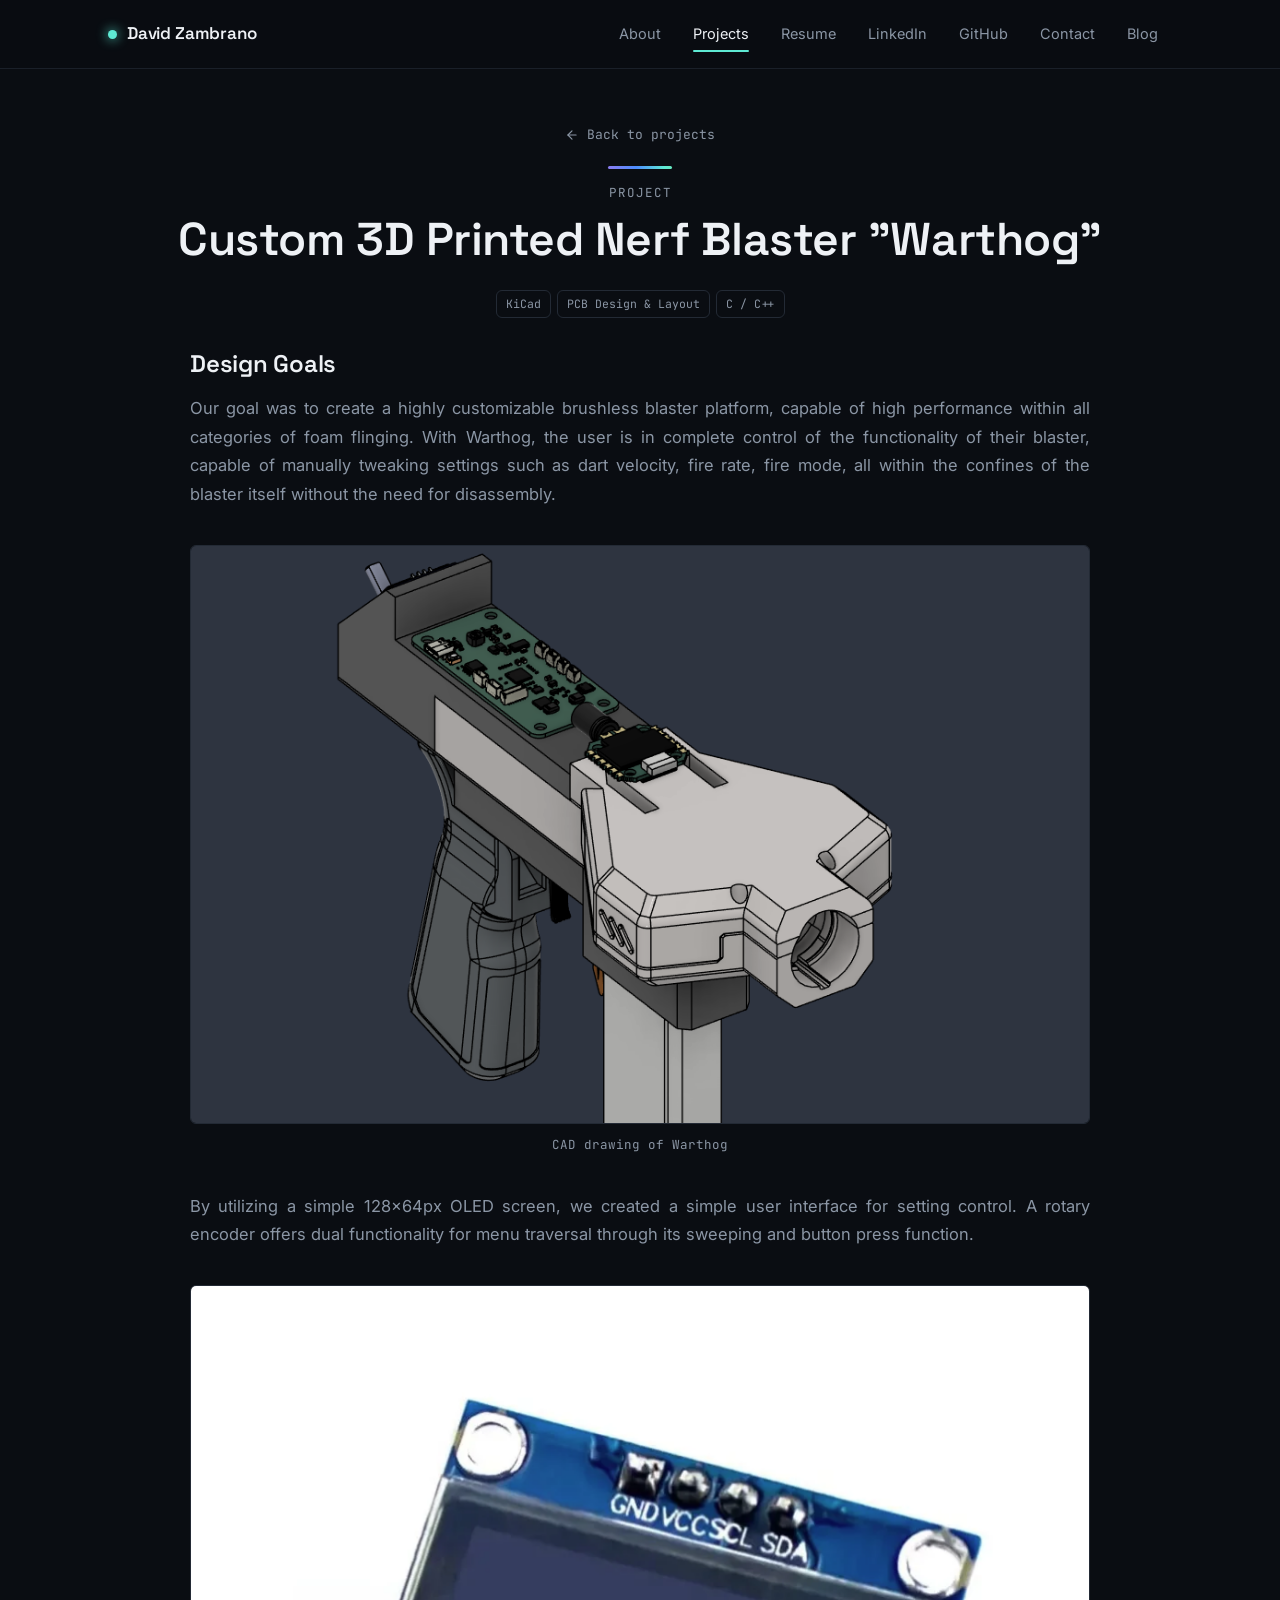
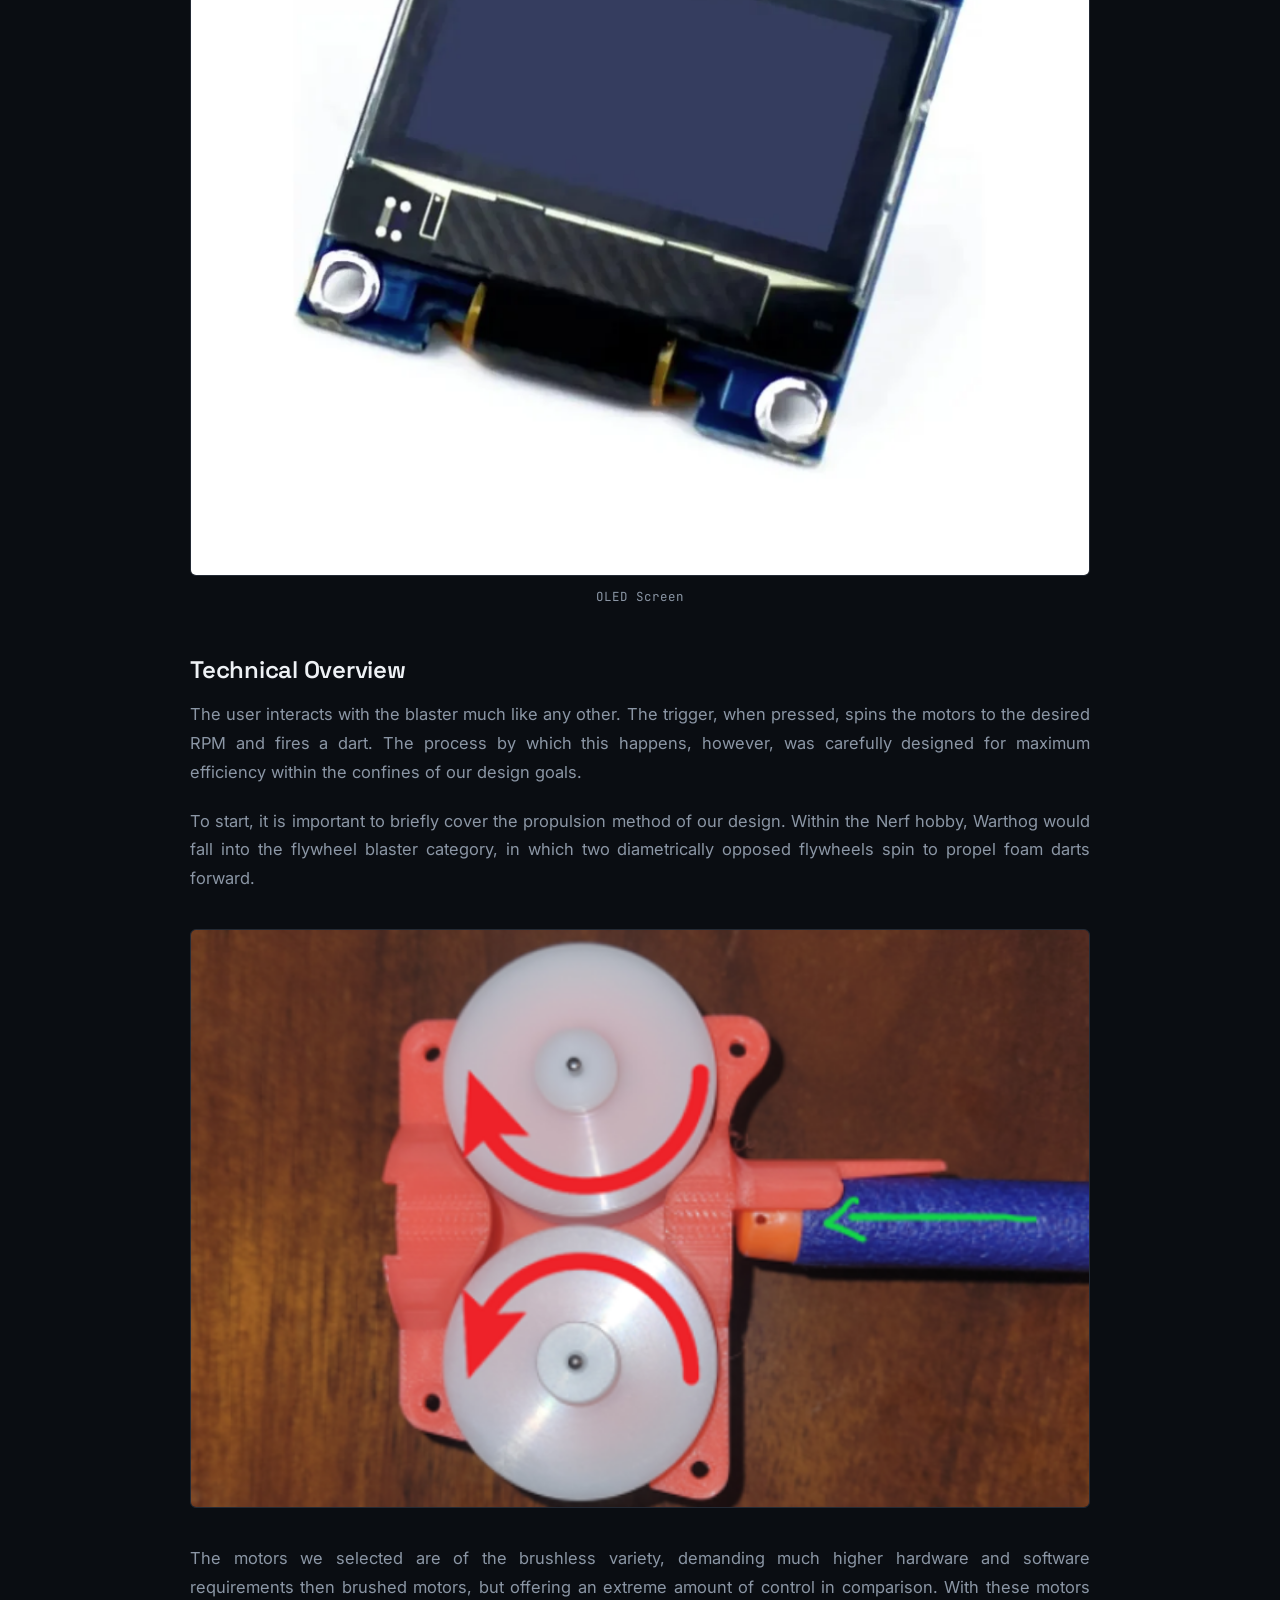
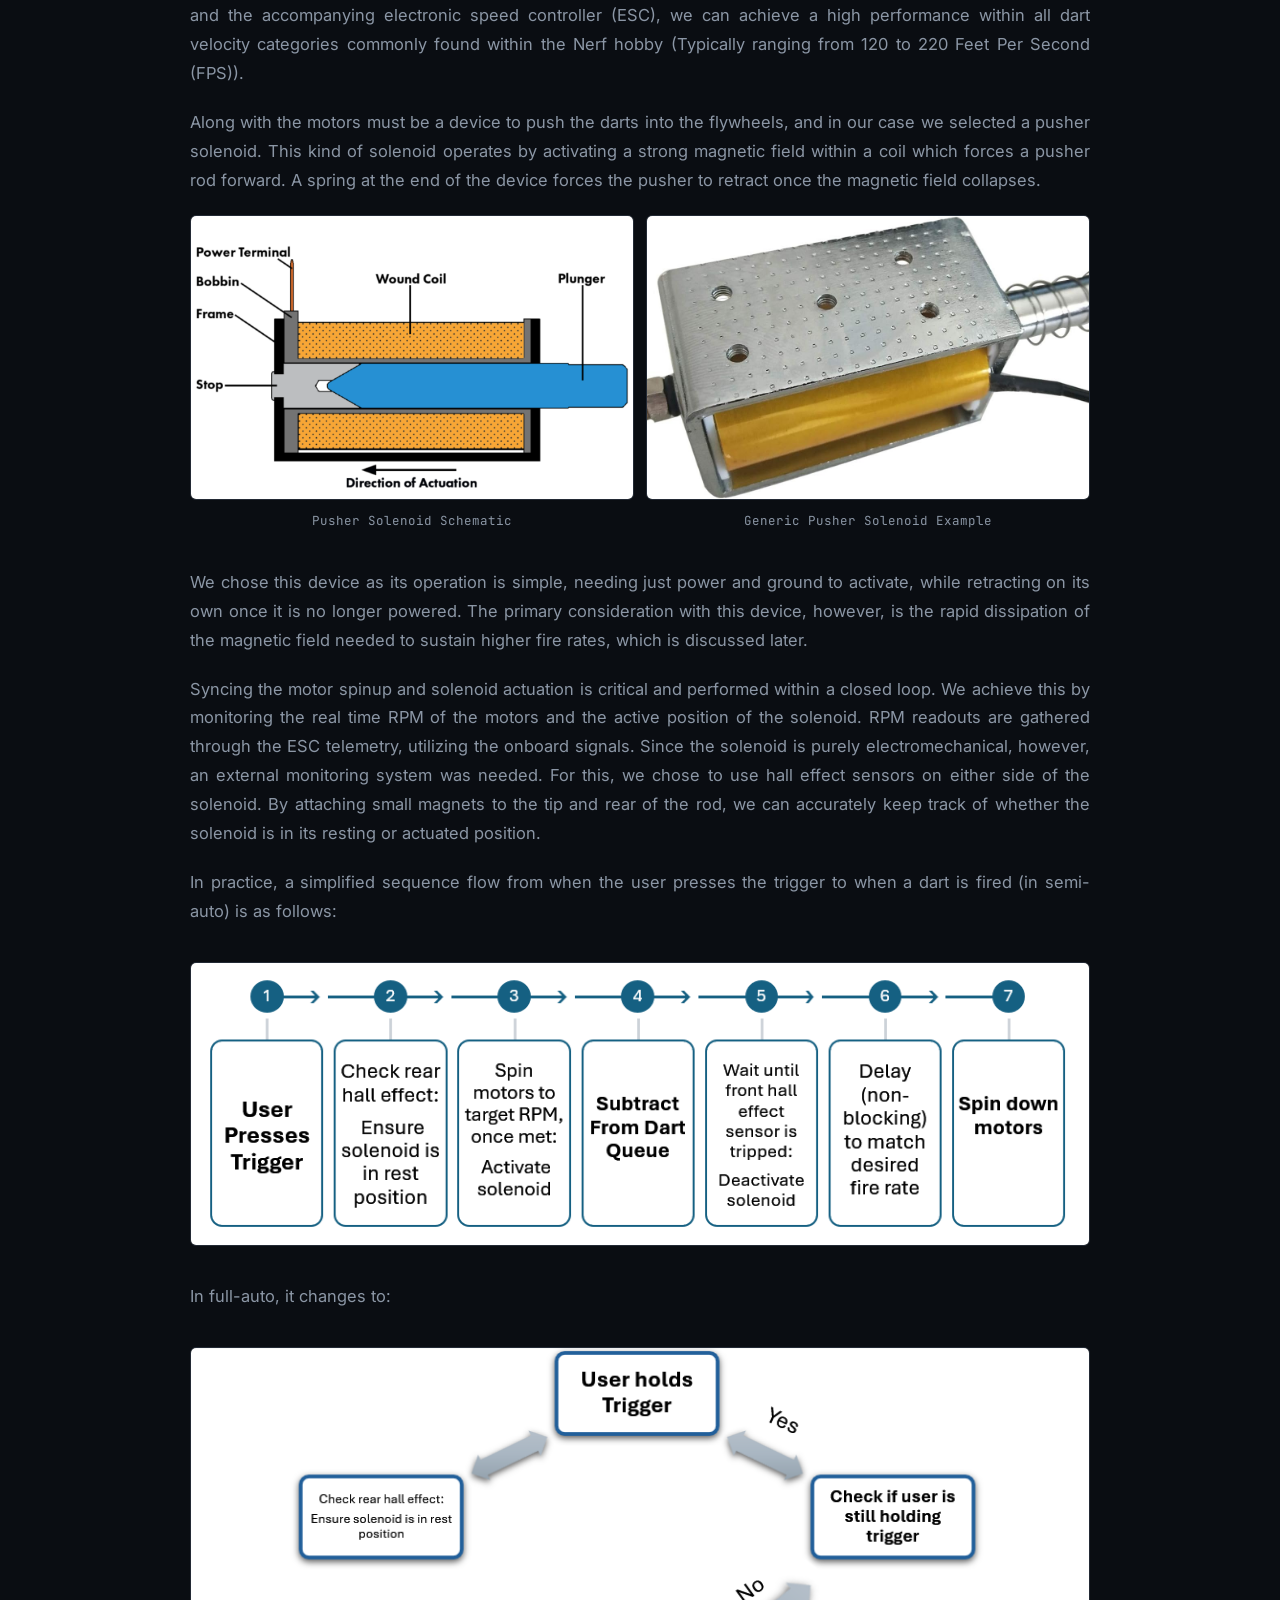
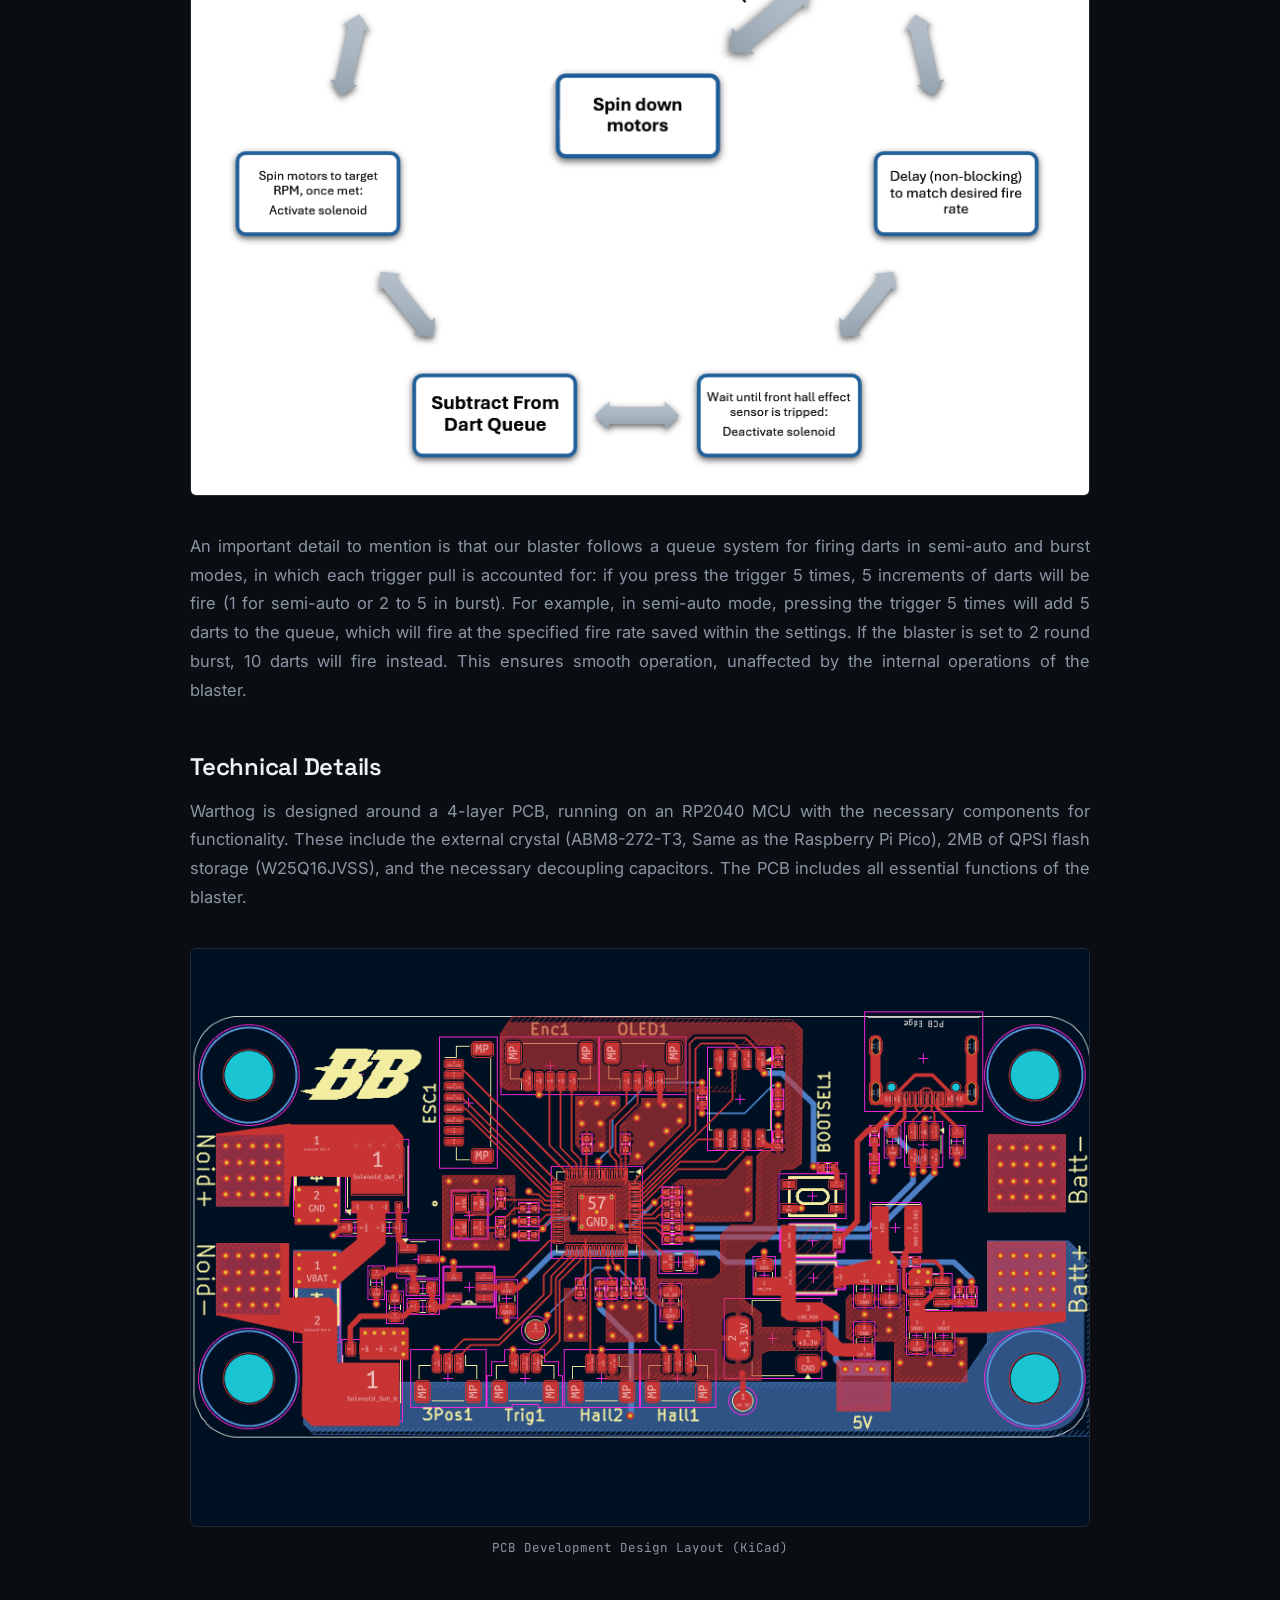
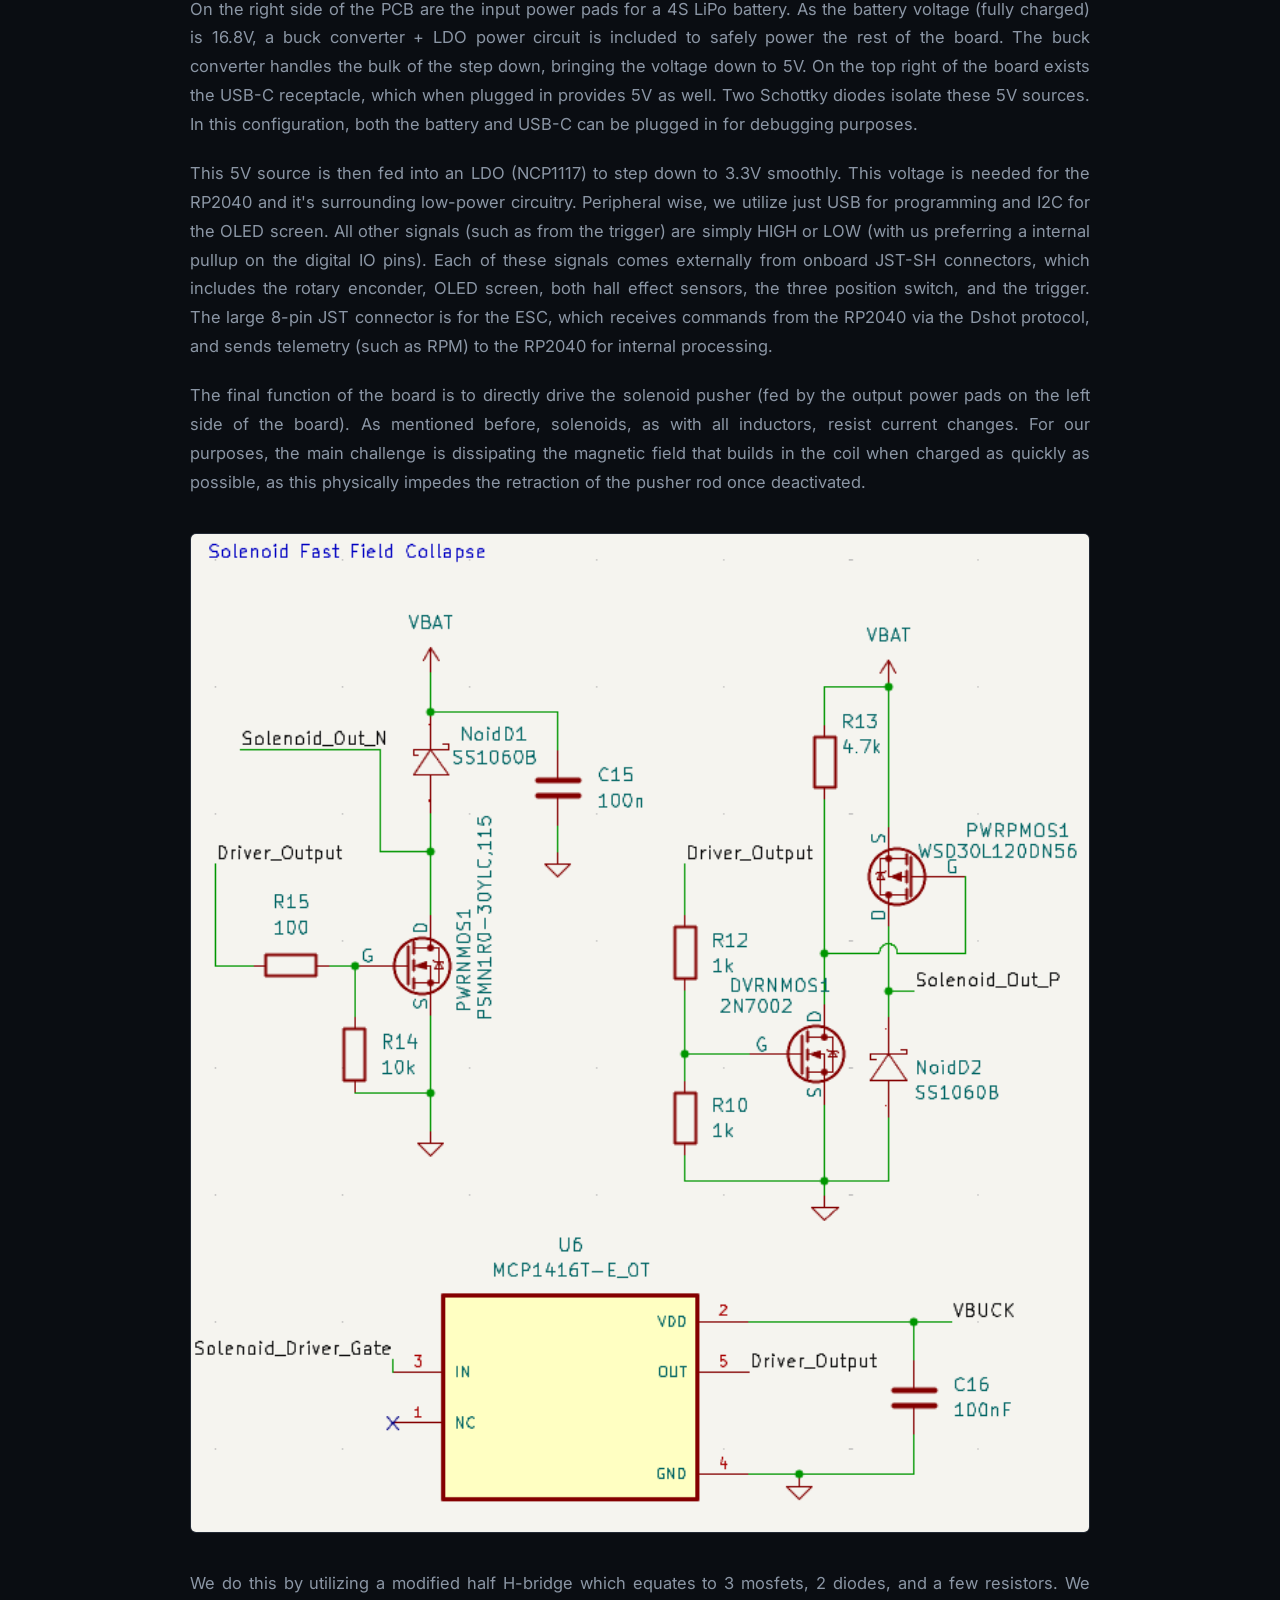
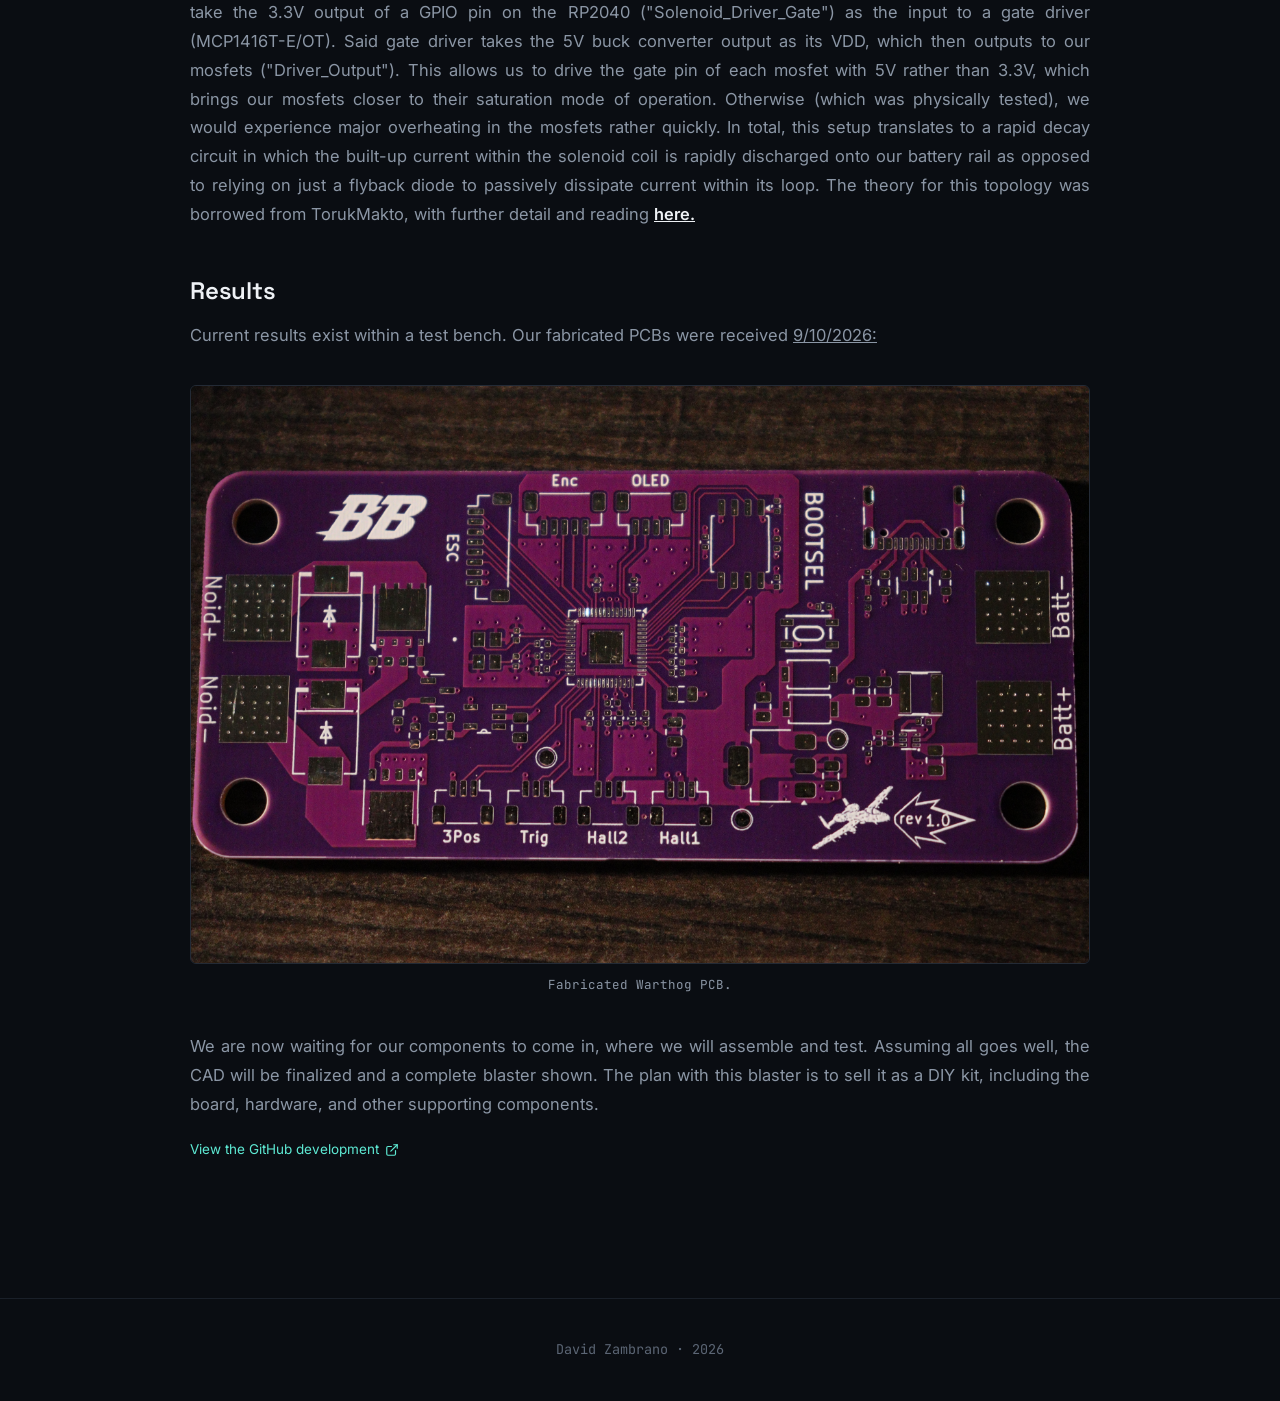
<file: projects/warthog-blaster.html>
<!DOCTYPE html>
<html lang="en">

<head>

<link rel="stylesheet" href="../style.css">
<meta charset="UTF-8">
<meta name="viewport" content="width=device-width, initial-scale=1.0">
<title>Custom 3D Printed Nerf Blaster "Warthog"</title>
<meta name="description" content="custom nerf blaster">
<link rel="icon" href="data:image/svg+xml,%3Csvg xmlns='http://www.w3.org/2000/svg' viewBox='0 0 32 32'%3E%3Crect width='32' height='32' rx='8' fill='%230a0d12'/%3E%3Ccircle cx='16' cy='16' r='6' fill='%235eead4'/%3E%3C/svg%3E">
<link rel="preconnect" href="https://fonts.googleapis.com">
<link rel="preconnect" href="https://fonts.gstatic.com" crossorigin>
<link href="https://fonts.googleapis.com/css2?family=Space+Grotesk:wght@500;600;700&family=Inter:wght@400;500;600&family=JetBrains+Mono:wght@400;500&display=swap" rel="stylesheet">
</head>

<body>
<script src="../script.js"></script>
<a class="skip-link" href="#main">Skip to content</a>

<header class="site-nav">
  <div class="container">
    <a href="../about.html" class="brand"><span class="brand-dot"></span>David Zambrano</a>
    <nav class="nav-links" id="nav-links">
      <a href="../about.html">About</a>
      <a href="../projects.html" aria-current="page">Projects</a>
      <a href="../resume.html">Resume</a>
      <a href="https://www.linkedin.com/in/davidizambrano/" target="_blank" rel="noopener noreferrer">LinkedIn</a>
      <a href="https://github.com/TheDogIsHungry" target="_blank" rel="noopener noreferrer">GitHub</a>
      <a href="https://dot.cards/davidzambrano" target="_blank" rel="noopener noreferrer">Contact</a>
      <a href="blog.html">Blog</a>
    </nav>
    <button class="nav-toggle" aria-label="Toggle menu" aria-expanded="false" aria-controls="nav-links">
      <svg viewBox="0 0 24 24" fill="none" stroke="currentColor" stroke-width="1.8" stroke-linecap="round"><line x1="3" y1="6" x2="21" y2="6"/><line x1="3" y1="12" x2="21" y2="12"/><line x1="3" y1="18" x2="21" y2="18"/></svg>
    </button>
  </div>
</header>

<main id="main">
  <div class="container page-head">
    <a class="back-link" href="../projects">
      <svg viewBox="0 0 24 24" fill="none" stroke="currentColor" stroke-width="2" stroke-linecap="round" stroke-linejoin="round"><line x1="19" y1="12" x2="5" y2="12"/><polyline points="12 19 5 12 12 5"/></svg>
      Back to projects
    </a>
    <div class="mark"></div>
    <span class="eyebrow" style="margin-bottom:10px; display:block;">Project</span>
    <h1>Custom 3D Printed Nerf Blaster "Warthog"</h1>
    <div class="card-tags" style="margin-top:10px;">
      <span class="tag">KiCad</span>
      <span class="tag">PCB Design & Layout</span>
      <span class="tag">C / C++</span>
    </div>
  </div>

  <section style="padding-top:16px;">
    <div class="container">
      <div class="doc-content reveal">

        <h2>Design Goals</h2>
        <p> Our goal was to create a highly customizable brushless blaster platform, capable of high performance within all categories of foam flinging. With Warthog,
          the user is in complete control of the functionality of their blaster, capable of manually tweaking settings such as 
          dart velocity, fire rate, fire mode, all within the confines of the blaster itself without the need for disassembly.
        </p>


        <figure class="doc-figure">
          <div class="media-slot">
            <img src="../Images/Warthog/IsoNerf.png" alt="CADWarthog" loading="lazy"
                 onerror="this.style.display='none'; this.nextElementSibling.style.display='flex';">
            <div class="media-fallback">
              <svg viewBox="0 0 24 24" fill="none" stroke="currentColor" stroke-width="1.6" stroke-linecap="round" stroke-linejoin="round"><rect x="3" y="3" width="18" height="18" rx="2"/><circle cx="8.5" cy="8.5" r="1.5"/><polyline points="21 15 16 10 5 21"/></svg>
            </div>
          </div>
          <figcaption>CAD drawing of Warthog</figcaption>
        </figure>

        <p> By utilizing a simple 128x64px OLED screen, we created a simple user interface for setting control. A rotary encoder offers dual functionality for 
          menu traversal through its sweeping and button press function. 
        </p>
        

         <figure class="doc-figure">
          <div class="media-slot no-crop">
            <img src="../Images/Warthog/OLED.png" alt="OLED" loading="lazy"
                 onerror="this.style.display='none'; this.nextElementSibling.style.display='flex';">
            <div class="media-fallback">
              <svg viewBox="0 0 24 24" fill="none" stroke="currentColor" stroke-width="1.6" stroke-linecap="round" stroke-linejoin="round"><rect x="3" y="3" width="18" height="18" rx="2"/><circle cx="8.5" cy="8.5" r="1.5"/><polyline points="21 15 16 10 5 21"/></svg>
              <span>RingResonatorNORGate</span>
            </div>
          </div>
          <figcaption>OLED Screen</figcaption>
         </figure>

        <h2>Technical Overview</h2>
        <p> The user interacts with the blaster much like any other. The trigger, when pressed, spins the motors to the desired RPM and fires a dart. The process by 
          which this happens, however, was carefully designed for maximum efficiency within the confines of our design goals. 
        </p>
        <p> To start, it is important to briefly cover the propulsion method of our design. Within the Nerf hobby, Warthog would fall into the flywheel blaster category,
          in which two diametrically opposed flywheels spin to propel foam darts forward. 
        </p>

         <figure class="doc-figure">
          <div class="media-slot">
            <img src="../Images/Warthog/FlywheelDemo.png" alt="FlywheelDemo" loading="lazy"
                 onerror="this.style.display='none'; this.nextElementSibling.style.display='flex';">
            <div class="media-fallback">
              <svg viewBox="0 0 24 24" fill="none" stroke="currentColor" stroke-width="1.6" stroke-linecap="round" stroke-linejoin="round"><rect x="3" y="3" width="18" height="18" rx="2"/><circle cx="8.5" cy="8.5" r="1.5"/><polyline points="21 15 16 10 5 21"/></svg>
            </div>
          </div>
         </figure>
        <p>
          The motors we selected are of the brushless variety, demanding much higher hardware and software requirements then brushed motors, but offering
          an extreme amount of control in comparison. With these motors and the accompanying electronic speed controller (ESC), we can achieve a high performance within all dart velocity 
          categories commonly found within the Nerf hobby (Typically ranging from 120 to 220 Feet Per Second (FPS)).
        </p>

        <p>
          Along with the motors must be a device to push the darts into the flywheels, and in our case we selected a pusher solenoid. This kind of solenoid operates by
          activating a strong magnetic field within a coil which forces a pusher rod forward. A spring at the end of the device forces the pusher to retract once the magnetic 
          field collapses. 
        </p>

        <div class="card-media">
          <figure>
            <div class="media-slot">
              <img src="../Images/Warthog/SolenoidDiagram.png" alt="SolenoidDiagram" loading="lazy"
                   onerror="this.style.display='none'; this.nextElementSibling.style.display='flex';">
              <div class="media-fallback">
                <svg viewBox="0 0 24 24" fill="none" stroke="currentColor" stroke-width="1.6" stroke-linecap="round" stroke-linejoin="round"><rect x="3" y="3" width="18" height="18" rx="2"/><circle cx="8.5" cy="8.5" r="1.5"/><polyline points="21 15 16 10 5 21"/></svg>
                <span>Add photo</span>
              </div>
            </div>
            <figcaption>Pusher Solenoid Schematic</figcaption>
          </figure>

          <figure>
            <div class="media-slot">
              <img src="../Images/Warthog/PusherSolenoid.jpg" alt="Solenoid" loading="lazy"
                   onerror="this.style.display='none'; this.nextElementSibling.style.display='flex';">
              <div class="media-fallback">
                <svg viewBox="0 0 24 24" fill="none" stroke="currentColor" stroke-width="1.6" stroke-linecap="round" stroke-linejoin="round"><rect x="3" y="3" width="18" height="18" rx="2"/><circle cx="8.5" cy="8.5" r="1.5"/><polyline points="21 15 16 10 5 21"/></svg>
                <span>Add photo</span>
              </div>
            </div>
            <figcaption>Generic Pusher Solenoid Example</figcaption>
          </figure>
        </div>

        <p>
          We chose this device as its operation is simple, needing just power and ground to activate, while retracting on its own once it is no longer powered.
          The primary consideration with this device, however, is the rapid dissipation of the magnetic field needed to sustain higher fire rates, which is discussed later.
        </p>
        <p>
          Syncing the motor spinup and solenoid actuation is critical and performed within a closed loop. We achieve this by monitoring the real time RPM of the motors and the active position of the solenoid.
          RPM readouts are gathered through the ESC telemetry, utilizing the onboard signals. Since the solenoid is purely electromechanical, however, an external monitoring system was
          needed. For this, we chose to use hall effect sensors on either side of the solenoid. By attaching small magnets to the tip and rear of the rod, we can accurately 
          keep track of whether the solenoid is in its resting or actuated position. 
        </p>
        <p> In practice, a simplified sequence flow from when the user presses the trigger to when a dart is fired (in semi-auto) is as follows:</p>

        <figure class="doc-figure">
          <div class="media-slot no-crop">
            <img src="../Images/Warthog/SemiAutoDiagram.png" alt="SemiAutoDiagram" loading="lazy"
                 onerror="this.style.display='none'; this.nextElementSibling.style.display='flex';">
            <div class="media-fallback">
              <svg viewBox="0 0 24 24" fill="none" stroke="currentColor" stroke-width="1.6" stroke-linecap="round" stroke-linejoin="round"><rect x="3" y="3" width="18" height="18" rx="2"/><circle cx="8.5" cy="8.5" r="1.5"/><polyline points="21 15 16 10 5 21"/></svg>
            </div>
          </div>
        </figure>


        <p> In full-auto, it changes to:</p>

        <figure class="doc-figure">
          <div class="media-slot no-crop">
            <img src="../Images/Warthog/FullAutoCycle.png" alt="FullAutoDiagram" loading="lazy"
                 onerror="this.style.display='none'; this.nextElementSibling.style.display='flex';">
            <div class="media-fallback">
              <svg viewBox="0 0 24 24" fill="none" stroke="currentColor" stroke-width="1.6" stroke-linecap="round" stroke-linejoin="round"><rect x="3" y="3" width="18" height="18" rx="2"/><circle cx="8.5" cy="8.5" r="1.5"/><polyline points="21 15 16 10 5 21"/></svg>
            </div>
          </div>
        </figure>

        <p>
          An important detail to mention is that our blaster follows a queue system for firing darts in semi-auto and burst modes, in which each trigger pull is accounted for:
          if you press the trigger 5 times, 5 increments of darts will be fire (1 for semi-auto or 2 to 5 in burst). For example, in semi-auto mode, pressing the trigger 5 times
          will add 5 darts to the queue, which will fire at the specified fire rate saved within the settings. If the blaster is set to 2 round burst, 10 darts will fire instead.
          This ensures smooth operation, unaffected by the internal operations of the blaster.
        </p>

        <h2>Technical Details</h2>
        <p>Warthog is designed around a 4-layer PCB, running on an RP2040 MCU with the necessary components for functionality. These include the external crystal 
          (ABM8-272-T3, Same as the Raspberry Pi Pico), 2MB of QPSI flash storage (W25Q16JVSS), and the necessary decoupling capacitors. 
          The PCB includes all essential functions of the blaster.</p>

       
    
         <figure class="doc-figure">
          <div class="media-slot">
            <img src="../Images/Warthog/PCB.png" alt="PCB" loading="lazy"
                 onerror="this.style.display='none'; this.nextElementSibling.style.display='flex';">
            <div class="media-fallback">
              <svg viewBox="0 0 24 24" fill="none" stroke="currentColor" stroke-width="1.6" stroke-linecap="round" stroke-linejoin="round"><rect x="3" y="3" width="18" height="18" rx="2"/><circle cx="8.5" cy="8.5" r="1.5"/><polyline points="21 15 16 10 5 21"/></svg>
              <span>RingResonatorNANDGate</span>
            </div>
          </div>
          <figcaption>PCB Development Design Layout (KiCad)</figcaption>
        </figure>

         <p> 
          On the right side of the PCB are the input power pads for a 4S LiPo battery. As the battery voltage (fully charged) is 16.8V, a buck converter + LDO power circuit is included to safely 
          power the rest of the board. The buck converter handles the bulk of the step down, bringing the voltage down to 5V. On the top right of the board exists the USB-C receptacle, which when plugged in 
          provides 5V as well. Two Schottky diodes isolate these 5V sources. In this configuration, both the battery and USB-C can be plugged in for debugging purposes.
        
          </p>
          <p>
          This 5V source is then fed into an LDO (NCP1117) to step down to 3.3V smoothly. This voltage is needed for the RP2040 and it's surrounding low-power circuitry.
          Peripheral wise, we utilize just USB for programming and I2C for the OLED screen. All other signals (such as from the trigger) are simply HIGH or LOW (with
          us preferring a internal pullup on the digital IO pins). Each of these signals comes externally from onboard JST-SH connectors, which includes the rotary enconder,
          OLED screen, both hall effect sensors, the three position switch, and the trigger. The large 8-pin JST connector is for the ESC, which receives commands from the RP2040 via the Dshot protocol,
          and sends telemetry (such as RPM) to the RP2040 for internal processing.
          </p>

          <p>
            The final function of the board is to directly drive the solenoid pusher (fed by the output power pads on the left side of the board). As mentioned before, solenoids, as with all inductors, resist current changes. For our purposes, the main challenge is dissipating the magnetic field that builds in the coil
            when charged as quickly as possible, as this physically impedes the retraction of the pusher rod once deactivated. 
          </p>
        <figure class="doc-figure">
          <div class="media-slot no-crop">
            <img src="../Images/Warthog/FastFieldCollapseSchem.png" alt="FFC" loading="lazy"
                 onerror="this.style.display='none'; this.nextElementSibling.style.display='flex';">
            <div class="media-fallback">
              <svg viewBox="0 0 24 24" fill="none" stroke="currentColor" stroke-width="1.6" stroke-linecap="round" stroke-linejoin="round"><rect x="3" y="3" width="18" height="18" rx="2"/><circle cx="8.5" cy="8.5" r="1.5"/><polyline points="21 15 16 10 5 21"/></svg>
            </div>
          </div>
        </figure>

        <p>We do this by utilizing a modified half H-bridge which equates to 3 mosfets, 2 diodes, and a few resistors. We take the 3.3V output of a GPIO pin on
          the RP2040 ("Solenoid_Driver_Gate") as the input to a gate driver (MCP1416T-E/OT). Said gate driver takes the 5V buck converter output 
          as its VDD, which then outputs to our mosfets ("Driver_Output"). This allows us to drive the gate pin of each mosfet with 5V rather than 3.3V, which brings 
          our mosfets closer to their saturation mode of operation. Otherwise (which was physically tested), we would experience major overheating in the mosfets rather quickly.
          In total, this setup translates to a rapid decay circuit in which the built-up current within the solenoid coil is rapidly discharged onto our battery rail as opposed to relying on just a flyback diode to passively dissipate current within its loop.
          The theory for this topology was borrowed from TorukMakto, with further detail and reading <a href="https://torukmakto4.blogspot.com/2021/11/thoughts-on-solenoid-power-stage.html" target="_blank" rel="noopener noreferrer"><strong><u>here.</u></strong></a>
          </p>




        <h2>Results</h2>
        <p> Current results exist within a test bench. Our fabricated PCBs were received <u>9/10/2026:</u> </p>

          <figure class="doc-figure">
          <div class="media-slot">
            <img src="../Images/Warthog/FabricatedPCB.JPG" alt="FabPCB" loading="lazy"
                 onerror="this.style.display='none'; this.nextElementSibling.style.display='flex';">
            <div class="media-fallback">
              <svg viewBox="0 0 24 24" fill="none" stroke="currentColor" stroke-width="1.6" stroke-linecap="round" stroke-linejoin="round"><rect x="3" y="3" width="18" height="18" rx="2"/><circle cx="8.5" cy="8.5" r="1.5"/><polyline points="21 15 16 10 5 21"/></svg>
            </div>
          </div>
          <figcaption>Fabricated Warthog PCB.</figcaption>
        </figure>



        <p> We are now waiting for our components to come in, where we will assemble and test. Assuming all goes well, the CAD will be finalized and a complete blaster shown.
          The plan with this blaster is to sell it as a DIY kit, including the board, hardware, and other supporting components. 
        </p>

        <div class="card-links" style="margin-top:8px;">
          <a href="https://github.com/TheDogIsHungry/WarthogBlaster" target="_blank" rel="noopener">View the GitHub development
            <svg viewBox="0 0 24 24" fill="none" stroke="currentColor" stroke-width="2" stroke-linecap="round" stroke-linejoin="round"><path d="M18 13v6a2 2 0 0 1-2 2H5a2 2 0 0 1-2-2V8a2 2 0 0 1 2-2h6"/><polyline points="15 3 21 3 21 9"/><line x1="10" y1="14" x2="21" y2="3"/></svg>
          </a>
        </div>

      </div>
    </div>
  </section>
</main>

<footer class="site-footer">
  <div style="display: flex; justify-content: center;">
    <p class="footer-copy">David Zambrano · <span data-year></span> </p>
  </div>
</footer>

</body>
</html>
</file>
<file: style.css>
:root {
  /* surfaces */
  --bg: #0a0d12;
  --surface: #12161d;
  --surface-raised: #171c25;
  --line: #232a35;
  --line-soft: #1a2029;

  /* text */
  --ink: #eef1f5;
  --muted: #8b96a5;
  --muted-2: #5c6675;

  /* accents */
  --signal: #5eead4;
  --signal-ink: #06201b;
  --amber: #f2b872;
  --violet: #8b7cf0;
  --blue: #4d8dff;
  --green: #7be495;
  --red: #f2705c;

  --spectrum: linear-gradient(90deg,
    var(--violet) 0%, var(--blue) 22%, var(--signal) 44%,
    var(--green) 62%, var(--amber) 80%, var(--red) 100%);

  --radius: 10px;
  --radius-sm: 6px;
  --container: 1120px;

  --font-display: 'Space Grotesk', ui-sans-serif, system-ui, sans-serif;
  --font-body: 'Inter', ui-sans-serif, system-ui, -apple-system, sans-serif;
  --font-mono: 'JetBrains Mono', ui-monospace, SFMono-Regular, Menlo, monospace;

  --ease: cubic-bezier(.16,.8,.24,1);
  --dur: .25s;
}

/* ---------- reset ---------- */
*, *::before, *::after { box-sizing: border-box; }
html { scroll-behavior: smooth; }
@media (prefers-reduced-motion: reduce) {
  html { scroll-behavior: auto; }
  *, *::before, *::after { animation-duration: .001ms !important; animation-iteration-count: 1 !important; transition-duration: .001ms !important; }
}


body {
  margin: 0;
  background: var(--bg);
  color: var(--ink);
  font-family: var(--font-body);
  font-size: 16px;
  line-height: 1.6;
  -webkit-font-smoothing: antialiased;
}
img { max-width: 100%; display: block; }
a { color: inherit; text-decoration: none; }
ul { margin: 0; padding: 0; list-style: none; }
h1, h2, h3, h4 { font-family: var(--font-display); margin: 0; line-height: 1.15; font-weight: 600; letter-spacing: -0.01em; }
p { margin: 0; text-align: justify; text-align-last: left; -webkit-hyphens: auto; -ms-hyphens: auto; hyphens: auto; }
button, input, textarea { font-family: inherit; font-size: inherit; color: inherit; }

/* visible focus everywhere */
a:focus-visible, button:focus-visible, input:focus-visible, textarea:focus-visible {
  outline: 2px solid var(--signal);
  outline-offset: 3px;
  border-radius: var(--radius-sm);
}

.skip-link {
  position: absolute; left: -999px; top: 0;
  background: var(--signal); color: var(--signal-ink);
  padding: 10px 16px; border-radius: 0 0 var(--radius-sm) 0; z-index: 200;
  font-family: var(--font-mono); font-size: 13px;
}
.skip-link:focus { left: 0; }

/* ---------- layout helpers ---------- */
.container { max-width: var(--container); margin: 0 auto; padding: 0 28px; }
section { padding: 96px 0; }
@media (max-width: 720px) { section { padding: 64px 0; } .container { padding: 0 20px; } }

.eyebrow {
  display: inline-flex; align-items: center; gap: 10px;
  font-family: var(--font-mono); font-size: 12.5px; letter-spacing: .08em;
  text-transform: uppercase; color: var(--muted);
}

.mark {
  height: 3px; width: 64px; border-radius: 4px; background: var(--spectrum);
  background-size: 200% 100%;
  animation: shimmer 8s linear infinite;
}
@keyframes shimmer { to { background-position: 200% 0; } }

.divider-spectrum {
  height: 3px; width: 100%; border-radius: 4px; background: var(--spectrum);
  background-size: 200% 100%; animation: shimmer 10s linear infinite;
  opacity: .9;
}

.lede { color: var(--muted); font-size: 18px; max-width: 100ch; }

.section-head { display: flex; flex-direction: column; gap: 14px; margin-bottom: 48px; }
.section-head h2 { font-size: clamp(28px, 3.4vw, 38px); }

/* ---------- buttons ---------- */
.btn {
  display: inline-flex; align-items: center; gap: 8px;
  padding: 12px 22px; border-radius: var(--radius-sm);
  font-family: var(--font-body); font-weight: 600; font-size: 14.5px;
  border: 1px solid transparent; cursor: pointer;
  transition: transform var(--dur) var(--ease), border-color var(--dur) var(--ease), background var(--dur) var(--ease), color var(--dur) var(--ease);
}
.btn-primary { background: var(--signal); color: var(--signal-ink); }
.btn-primary:hover { transform: translateY(-2px); }
.btn-ghost { background: transparent; color: var(--ink); border-color: var(--line); }
.btn-ghost:hover { border-color: var(--signal); color: var(--signal); transform: translateY(-2px); }
.btn svg { width: 16px; height: 16px; }

/* ---------- nav ---------- */
.site-nav {
  position: sticky; top: 0; z-index: 100;
  background: rgba(10,13,18,.88);
  border-bottom: 1px solid var(--line-soft);
  backdrop-filter: saturate(140%) blur(6px);
}
.site-nav .container { display: flex; align-items: center; justify-content: space-between; height: 68px; }
.brand { font-family: var(--font-display); font-weight: 600; font-size: 17px; letter-spacing: -.01em; display: flex; align-items: center; gap: 10px; }
.brand-dot { width: 9px; height: 9px; border-radius: 50%; background: var(--signal); box-shadow: 0 0 12px var(--signal); }

.nav-links { display: flex; align-items: center; gap: 4px; }
.nav-links a {
  position: relative; padding: 8px 14px; font-size: 14.5px; color: var(--muted);
  transition: color var(--dur) var(--ease);
}
.nav-links a::after {
  content: ""; position: absolute; left: 14px; right: 14px; bottom: 2px; height: 2px;
  background: var(--signal); border-radius: 2px;
  transform: scaleX(0); transform-origin: left; transition: transform var(--dur) var(--ease);
}
.nav-links a:hover { color: var(--ink); }
.nav-links a:hover::after { transform: scaleX(1); }
.nav-links a[aria-current="page"] { color: var(--ink); }
.nav-links a[aria-current="page"]::after { transform: scaleX(1); }

.nav-toggle { display: none; background: none; border: 1px solid var(--line); border-radius: var(--radius-sm); width: 40px; height: 40px; align-items: center; justify-content: center; }
.nav-toggle svg { width: 18px; height: 18px; }

@media (max-width: 780px) {
  .nav-toggle { display: inline-flex; }
  .nav-links {
    position: absolute; top: 68px; left: 0; right: 0;
    background: var(--bg); border-bottom: 1px solid var(--line-soft);
    flex-direction: column; align-items: stretch; padding: 8px 20px 18px;
    display: none;
  }
  .nav-links.open { display: flex; }
  .nav-links a { padding: 12px 4px; }
  .nav-links a::after { display: none; }
}

/* ---------- hero ---------- */
.hero { position: relative; padding: 120px 0 88px; overflow: hidden; }
.hero::before {
  content: ""; position: absolute; inset: 0; pointer-events: none;
  background-image: radial-gradient(var(--line-soft) 1px, transparent 1px);
  background-size: 26px 26px;
  -webkit-mask-image: radial-gradient(ellipse 60% 60% at 70% 20%, #000 0%, transparent 70%);
  mask-image: radial-gradient(ellipse 60% 60% at 70% 20%, #000 0%, transparent 70%);
  opacity: .5;
}
.hero-inner {
  position: relative; display: flex; align-items: center; justify-content: space-between;
  gap: 56px;
}
.hero-copy { display: flex; flex-direction: column; gap: 22px; max-width: 680px; flex: 1 1 480px; }
.hero h1 { font-size: clamp(38px, 6vw, 62px); }
.hero .lede { font-size: 19px; }
.hero-actions { display: flex; gap: 14px; margin-top: 8px; flex-wrap: wrap; }
.hero-caption { font-family: var(--font-mono); font-size: 12.5px; color: var(--muted-2); margin-top: -6px; }

/* ---------- hero photo: circular frame with a rotating spectrum ring ---------- */
.hero-photo { flex: 0 0 auto; display: flex; justify-content: center; }
.photo-frame {
  position: relative;
  width: clamp(160px, 20vw, 260px);
  height: clamp(160px, 20vw, 260px);
  border-radius: 50%;
  flex-shrink: 0;
}
.photo-frame::before {
  content: "";
  position: absolute; inset: -6px; z-index: 0;
  border-radius: 50%;
  background: conic-gradient(from 0deg,
    var(--violet), var(--blue), var(--signal), var(--green), var(--amber), var(--red), var(--violet));
  animation: spin-ring 8s linear infinite;
}
@keyframes spin-ring { to { transform: rotate(360deg); } }
.photo-img, .photo-fallback {
  position: absolute; inset: 0; z-index: 1;
  width: 100%; height: 100%;
  border-radius: 50%;
  object-fit: cover;
  display: block;
}
.photo-fallback {
  display: none; /* shown automatically via onerror if no photo is found yet */
  align-items: center; justify-content: center;
  background: var(--surface-raised);
  border: 1px solid var(--line);
  color: var(--muted-2);
}
.photo-fallback svg { width: 36%; height: 36%; }

@media (max-width: 860px) {
  .hero-inner { flex-direction: column-reverse; text-align: center; gap: 36px; }
  .hero-copy { max-width: 100%; align-items: center; }
  .hero-actions { justify-content: center; }
}

/* ---------- datasheet strip ---------- */
.datasheet {
  border: 1px solid var(--line); border-radius: var(--radius);
  background: var(--surface); overflow: hidden;
  display: grid; grid-template-columns: repeat(4, 1fr);
}
.datasheet .cell { padding: 20px 22px; border-right: 1px solid var(--line); border-bottom: 1px solid var(--line); }
.datasheet .cell:nth-child(4n) { border-right: none; }
.datasheet .label { font-family: var(--font-mono); font-size: 11.5px; letter-spacing: .07em; text-transform: uppercase; color: var(--muted-2); margin-bottom: 8px; }
.datasheet .value { font-size: 15px; color: var(--ink); }
@media (max-width: 780px) {
  .datasheet { grid-template-columns: repeat(2, 1fr); }
  .datasheet .cell:nth-child(4n) { border-right: 1px solid var(--line); }
  .datasheet .cell:nth-child(2n) { border-right: none; }
}

/* ---------- about / skills ---------- */
.about-grid { display: grid; grid-template-columns: 1.3fr 1fr; gap: 64px; align-items: start; }
@media (max-width: 860px) { .about-grid { grid-template-columns: 1fr; gap: 40px; } }
.about-copy p + p { margin-top: 16px; }
.about-copy { color: var(--muted); font-size: 16.5px; }
.about-copy strong { color: var(--ink); font-weight: 600; }

.skills-title { font-family: var(--font-mono); font-size: 12px; letter-spacing: .08em; text-transform: uppercase; color: var(--muted-2); margin-bottom: 14px; }
.chip-row { display: flex; flex-wrap: wrap; gap: 8px; }
.chip {
  font-family: var(--font-mono); font-size: 12.5px; color: var(--ink);
  border: 1px solid var(--line); background: var(--surface);
  padding: 7px 12px; border-radius: 999px;
}

/* ---------- timeline ---------- */
.timeline { position: relative; padding-left: 32px; }
.timeline::before { content: ""; position: absolute; left: 5px; top: 6px; bottom: 6px; width: 1px; background: var(--line); }
.timeline-item { position: relative; padding-bottom: 40px; }
.timeline-item:last-child { padding-bottom: 0; }
.timeline-item::before {
  content: ""; position: absolute; left: -32px; top: 4px; width: 11px; height: 11px; border-radius: 50%;
  background: var(--bg); border: 2px solid var(--signal);
}
.timeline-item .when { font-family: var(--font-mono); font-size: 12.5px; color: var(--muted-2); margin-bottom: 6px; }
.timeline-item h3 { font-size: 19px; margin-bottom: 6px; }
.timeline-item p { color: var(--muted); font-size: 15.5px; max-width: 62ch; }

/* ---------- cards / project grid ---------- */
.grid { display: grid; grid-template-columns: repeat(3, 1fr); gap: 22px; }
@media (max-width: 980px) { .grid { grid-template-columns: repeat(2, 1fr); } }
@media (max-width: 640px) { .grid { grid-template-columns: 1fr; } }

/* cards that take the full width the 3-column grid used to occupy */
.grid.grid-full { grid-template-columns: 1fr; gap: 26px; }
.grid-full .card { padding: 32px; }

/* two-photo row for a project card, sits between the description and the tags */
.card-media { display: grid; grid-template-columns: 1fr 1fr; gap: 12px; }
.media-slot {
  position: relative; aspect-ratio: 14 / 9; overflow: hidden;
  border-radius: var(--radius-sm); background: var(--surface-raised); border: 1px solid var(--line);
}
.media-slot img { width: 100%; height: 100%; object-fit: cover; display: block; }
.media-fallback {
  position: absolute; inset: 0; display: none; flex-direction: column; align-items: center; justify-content: center; gap: 6px;
  color: var(--muted-2); font-family: var(--font-mono); font-size: 11.5px; text-align: center; padding: 10px;
}
.media-fallback svg { width: 26px; height: 26px; }
@media (max-width: 560px) { .card-media { grid-template-columns: 1fr; } }

/* modifier — pair with .media-slot, e.g. class="media-slot no-crop", to show a photo at its
   own natural aspect ratio instead of the site-wide 14:9 crop. Keeps the same rounded border,
   background, and placeholder-fallback behavior; only the sizing/cropping changes. */
.media-slot.no-crop { aspect-ratio: auto; }
.media-slot.no-crop img { height: auto; }
.media-slot.no-crop .media-fallback { position: static; min-height: 160px; }

.card {
  border: 1px solid var(--line); background: var(--surface); border-radius: var(--radius);
  padding: 26px; display: flex; flex-direction: column; gap: 14px;
  transition: transform var(--dur) var(--ease), border-color var(--dur) var(--ease);
}
.card:hover { transform: translateY(-4px); border-color: var(--signal); }
.card-icon { width: 38px; height: 38px; border-radius: 9px; background: var(--surface-raised); display: flex; align-items: center; justify-content: center; color: var(--signal); }
.card-icon svg { width: 19px; height: 19px; }
.card h3 { font-size: 18px; }
.card p { color: var(--muted); font-size: 14.5px; flex-grow: 1; }
.card-tags { display: flex; flex-wrap: wrap; gap: 6px; }
.tag { font-family: var(--font-mono); font-size: 11.5px; color: var(--muted); border: 1px solid var(--line); padding: 4px 9px; border-radius: 6px; }
.card-links { display: flex; gap: 16px; margin-top: 4px; }
.card-links a { font-size: 13.5px; color: var(--signal); display: inline-flex; align-items: center; gap: 6px; }
.card-links a:hover { text-decoration: underline; }
.card-links svg { width: 14px; height: 14px; }

/* ---------- github page ---------- */
.gh-profile {
  display: flex; gap: 24px; align-items: center; border: 1px solid var(--line);
  background: var(--surface); border-radius: var(--radius); padding: 28px;
  flex-wrap: wrap;
}
.gh-avatar {
  width: 84px; height: 84px; border-radius: 50%; background: var(--surface-raised);
  border: 1px solid var(--line); display: flex; align-items: center; justify-content: center; color: var(--signal); flex-shrink: 0;
}
.gh-avatar svg { width: 38px; height: 38px; }
.gh-meta h2 { font-size: 22px; margin-bottom: 4px; }
.gh-meta p { color: var(--muted); font-size: 15px; }
.gh-stats { display: flex; gap: 10px; margin-top: 14px; flex-wrap: wrap; }
.gh-stats img { border-radius: var(--radius-sm); }
.gh-cta { margin-left: auto; }
@media (max-width: 640px) { .gh-cta { margin-left: 0; } }

/* ---------- resume page ---------- */
.resume-head { display: flex; align-items: center; justify-content: space-between; gap: 20px; flex-wrap: wrap; }
.resume-block + .resume-block { margin-top: 44px; }
.resume-block h2 { font-size: 21px; margin-bottom: 20px; display: flex; align-items: center; gap: 12px; }
.resume-block h2 .mark { width: 26px; }
.resume-entry + .resume-entry { margin-top: 22px; padding-top: 22px; border-top: 1px solid var(--line-soft); }
.resume-entry-head { display: flex; justify-content: space-between; gap: 16px; flex-wrap: wrap; }
.resume-entry-head h3 { font-size: 16.5px; }
.resume-entry-head .when { font-family: var(--font-mono); font-size: 12.5px; color: var(--muted-2); white-space: nowrap; }
.resume-entry .org { color: var(--signal); font-size: 14px; margin-top: 2px; }
.resume-entry ul { margin-top: 10px; display: flex; flex-direction: column; gap: 6px; }
.resume-entry li { color: var(--muted); font-size: 14.5px; padding-left: 18px; position: relative; }
.resume-entry li::before { content: "—"; position: absolute; left: 0; color: var(--muted-2); }

/* ---------- contact ---------- */
.contact-grid { display: grid; grid-template-columns: 1fr 1fr; gap: 60px; }
@media (max-width: 860px) { .contact-grid { grid-template-columns: 1fr; gap: 44px; } }

.contact-link-row {
  display: flex; align-items: center; gap: 14px; padding: 16px 0;
  border-bottom: 1px solid var(--line-soft);
}
.contact-link-row:first-child { padding-top: 0; }
.contact-icon { width: 36px; height: 36px; border-radius: 8px; background: var(--surface); border: 1px solid var(--line); display: flex; align-items: center; justify-content: center; color: var(--signal); flex-shrink: 0; }
.contact-icon svg { width: 16px; height: 16px; }
.contact-link-row .label { font-family: var(--font-mono); font-size: 11.5px; letter-spacing: .06em; text-transform: uppercase; color: var(--muted-2); }
.contact-link-row .value { font-size: 15.5px; margin-top: 2px; }
.contact-link-row a.value:hover { color: var(--signal); }

.field { display: flex; flex-direction: column; gap: 8px; margin-bottom: 18px; }
.field label { font-family: var(--font-mono); font-size: 12px; letter-spacing: .05em; text-transform: uppercase; color: var(--muted); }
.field input, .field textarea {
  background: var(--surface); border: 1px solid var(--line); border-radius: var(--radius-sm);
  padding: 12px 14px; color: var(--ink); resize: vertical;
  transition: border-color var(--dur) var(--ease);
}
.field input:focus, .field textarea:focus { border-color: var(--signal); }
.field input::placeholder, .field textarea::placeholder { color: var(--muted-2); }
.form-note { font-size: 13px; color: var(--muted-2); margin-top: 10px; }
.form-status { font-size: 14px; margin-top: 14px; min-height: 20px; }
.form-status.ok { color: var(--signal); }

/* ---------- footer ---------- */
.site-footer { border-top: 1px solid var(--line-soft); padding: 40px 0; margin-top: 40px; }
.site-footer .container { display: flex; align-items: center; justify-content: space-between; flex-wrap: wrap; gap: 16px; }
.footer-copy { color: var(--muted-2); font-size: 13.5px; font-family: var(--font-mono); }
.footer-social { display: flex; gap: 10px; }
.footer-social a {
  width: 36px; height: 36px; border-radius: 8px; border: 1px solid var(--line);
  display: flex; align-items: center; justify-content: center; color: var(--muted);
  transition: color var(--dur) var(--ease), border-color var(--dur) var(--ease);
}
.footer-social a:hover { color: var(--signal); border-color: var(--signal); }
.footer-social svg { width: 16px; height: 16px; }

/* ---------- page kicker (used at top of every page's main heading) ---------- */
.page-head { padding: 56px 0 8px; }
.page-head .mark { margin-bottom: 18px; }
.page-head h1 { font-size: clamp(32px, 4.4vw, 46px); margin-bottom: 14px; }

/* ---------- back link ---------- */
.back-link {
  display: inline-flex; align-items: center; gap: 8px;
  font-family: var(--font-mono); font-size: 13px; color: var(--muted);
  margin-bottom: 22px; transition: color var(--dur) var(--ease);
}
.back-link:hover { color: var(--signal); }
.back-link svg { width: 14px; height: 14px; }

/* ---------- project detail / document-style content ---------- */
.doc-content { max-width: 900px; margin: 0 auto; color: var(--muted); font-size: 16.5px; line-height: 1.75; }
/* this block is long (full article length), so the scroll-reveal fade-in never gets far
   enough into view to trigger near the top of the page — show it immediately instead */
.doc-content.reveal { opacity: 1; transform: none; }
.doc-content .lede { font-size: 18.5px; margin-bottom: 4px; }
.doc-content p { margin-bottom: 20px; }
.doc-content strong { color: var(--ink); font-weight: 600; }
.doc-content h2 { font-family: var(--font-display); color: var(--ink); font-size: 24px; margin: 48px 0 16px; }
.doc-content h2:first-of-type { margin-top: 8px; }
.doc-content .card-media { margin: 8px 0 36px; }
.card-media figure { margin: 0; }
.card-media figcaption { margin-top: 10px; font-family: var(--font-mono); font-size: 12.5px; color: var(--muted); text-align: center; }
.doc-figure { margin: 36px 0; }
.doc-figure figcaption { margin-top: 10px; font-family: var(--font-mono); font-size: 12.5px; color: var(--muted); text-align: center; }

/* responsive embed for a video (YouTube/Vimeo iframe, or a self-hosted <video>) inside doc-content */
.doc-video {
  position: relative; aspect-ratio: 16 / 9; overflow: hidden;
  border-radius: var(--radius); border: 1px solid var(--line); background: var(--surface-raised);
}
.doc-video iframe, .doc-video video {
  position: absolute; inset: 0; width: 100%; height: 100%; border: 0; display: block;
}
 
/* animated GIF inside doc-content — natural aspect ratio (no crop, since GIFs are usually
   screen recordings or demos where cropping would cut off something that matters), with a
   small "GIF" badge and the same placeholder-fallback behavior as the photo slots */
.doc-gif {
  position: relative; overflow: hidden; min-height: 160px;
  border-radius: var(--radius); border: 1px solid var(--line); background: var(--surface-raised);
}
.doc-gif img { width: 100%; height: auto; display: block; }
.doc-gif .gif-badge {
  position: absolute; top: 12px; right: 12px; z-index: 2;
  font-family: var(--font-mono); font-size: 11px; letter-spacing: .06em;
  color: var(--ink); background: rgba(10,13,18,.72);
  border: 1px solid var(--line); padding: 4px 9px; border-radius: 999px;
  backdrop-filter: blur(4px);
}

/* code snippet box inside doc-content. Scrolls independently in both directions (its own
   scrollbar) instead of stretching the page, so a long snippet stays contained. */
.doc-code {
  margin: 36px 0;
  background: var(--surface-raised); border: 1px solid var(--line); border-radius: var(--radius);
  overflow: hidden;
}
.doc-code-label {
  display: flex; align-items: center; justify-content: space-between;
  padding: 10px 18px; border-bottom: 1px solid var(--line);
  font-family: var(--font-mono); font-size: 11.5px; letter-spacing: .06em; text-transform: uppercase;
  color: var(--muted-2);
}
.doc-code pre {
  margin: 0; padding: 20px 22px; max-height: 420px; overflow: auto;
  font-family: var(--font-mono); font-size: 13.5px; line-height: 1.65; color: var(--ink);
  white-space: pre; tab-size: 2;
}
.doc-code code { font-family: inherit; background: none; }
/* custom scrollbar just for the code box — the rest of the site keeps its default scrollbar */
.doc-code pre { scrollbar-width: thin; scrollbar-color: var(--line) transparent; }
.doc-code pre::-webkit-scrollbar { width: 10px; height: 10px; }
.doc-code pre::-webkit-scrollbar-track { background: transparent; }
.doc-code pre::-webkit-scrollbar-thumb { background: var(--line); border-radius: 999px; border: 2px solid var(--surface-raised); }
.doc-code pre::-webkit-scrollbar-thumb:hover { background: var(--muted-2); }

.doc-quote {
  margin: 40px 0; padding-left: 22px; border-left: 2px solid var(--signal);
  font-family: var(--font-display); font-size: 20px; line-height: 1.5; color: var(--ink);
}
.doc-quote cite { display: block; margin-top: 10px; font-family: var(--font-mono); font-size: 12.5px; color: var(--muted-2); font-style: normal; }

/* project detail header: auto-detected as any page-head containing a back-link.
   Centers the mark/eyebrow/title/tags and puts the back-link at the very top, above the
   light bar — done entirely through CSS (:has), no HTML markup or class changes required. */
.page-head:has(.back-link) {
  display: flex;
  flex-direction: column;
  align-items: center;
  text-align: center;
}
.page-head:has(.back-link) .back-link { order: 0; justify-content: center; margin: 0 0 20px; }
.page-head:has(.back-link) .mark { order: 1; margin-left: auto; margin-right: auto; margin-bottom: 14px; }
.page-head:has(.back-link) .eyebrow { order: 2; margin-bottom: 6px; }
.page-head:has(.back-link) h1 { order: 4; margin-bottom: 14px; }
.page-head:has(.back-link) .card-tags { order: 5; justify-content: center; }

@media (max-width: 640px) {
  .page-head { text-align: center; }
  .page-head .mark { margin-left: auto; margin-right: auto; }
  .page-head .card-tags { justify-content: center; }
  .resume-head { flex-direction: column; align-items: center; text-align: center; gap: 24px; }
}

/* ---------- blog ---------- */
.blog-list { display: flex; flex-direction: column; gap: 16px; }
.blog-post {
  border: 1px solid var(--line); background: var(--surface); border-radius: var(--radius);
  overflow: hidden; transition: border-color var(--dur) var(--ease);
}
.blog-post[open] { border-color: var(--signal); }
.blog-post summary {
  display: flex; align-items: center; justify-content: space-between; gap: 20px;
  padding: 22px 26px; cursor: pointer; list-style: none;
  transition: background var(--dur) var(--ease);
}
.blog-post summary::-webkit-details-marker { display: none; }
.blog-post summary::marker { content: ""; }
.blog-post summary:hover { background: var(--surface-raised); }
.blog-post-head { display: flex; flex-direction: column; gap: 6px; min-width: 0; }
.blog-post-head h3 { font-size: 17px; }
.blog-post-date { font-family: var(--font-mono); font-size: 12px; color: var(--muted); }
.blog-post-excerpt { font-size: 14.5px; color: var(--muted); margin-top: 2px; }
.blog-post-icon {
  width: 30px; height: 30px; border-radius: 50%; border: 1px solid var(--line);
  display: flex; align-items: center; justify-content: center; color: var(--muted);
  flex-shrink: 0; transition: transform var(--dur) var(--ease), color var(--dur) var(--ease), border-color var(--dur) var(--ease);
}
.blog-post-icon svg { width: 14px; height: 14px; }
.blog-post[open] .blog-post-icon { transform: rotate(45deg); color: var(--signal); border-color: var(--signal); }
.blog-post-body {
  padding: 0 26px 26px; margin-top: -4px;
  color: var(--muted); font-size: 15.5px; line-height: 1.75;
}
.blog-post-body p { margin-bottom: 16px; }
.blog-post-body p:last-child { margin-bottom: 0; }
.blog-post-body strong { color: var(--ink); font-weight: 600; }
.blog-post-tags { display: flex; flex-wrap: wrap; gap: 6px; margin-top: 16px; }

/* ---------- reveal-on-scroll ---------- */
.reveal { opacity: 0; transform: translateY(14px); transition: opacity .6s var(--ease), transform .6s var(--ease); }
.reveal.in { opacity: 1; transform: translateY(0); }
</file>
